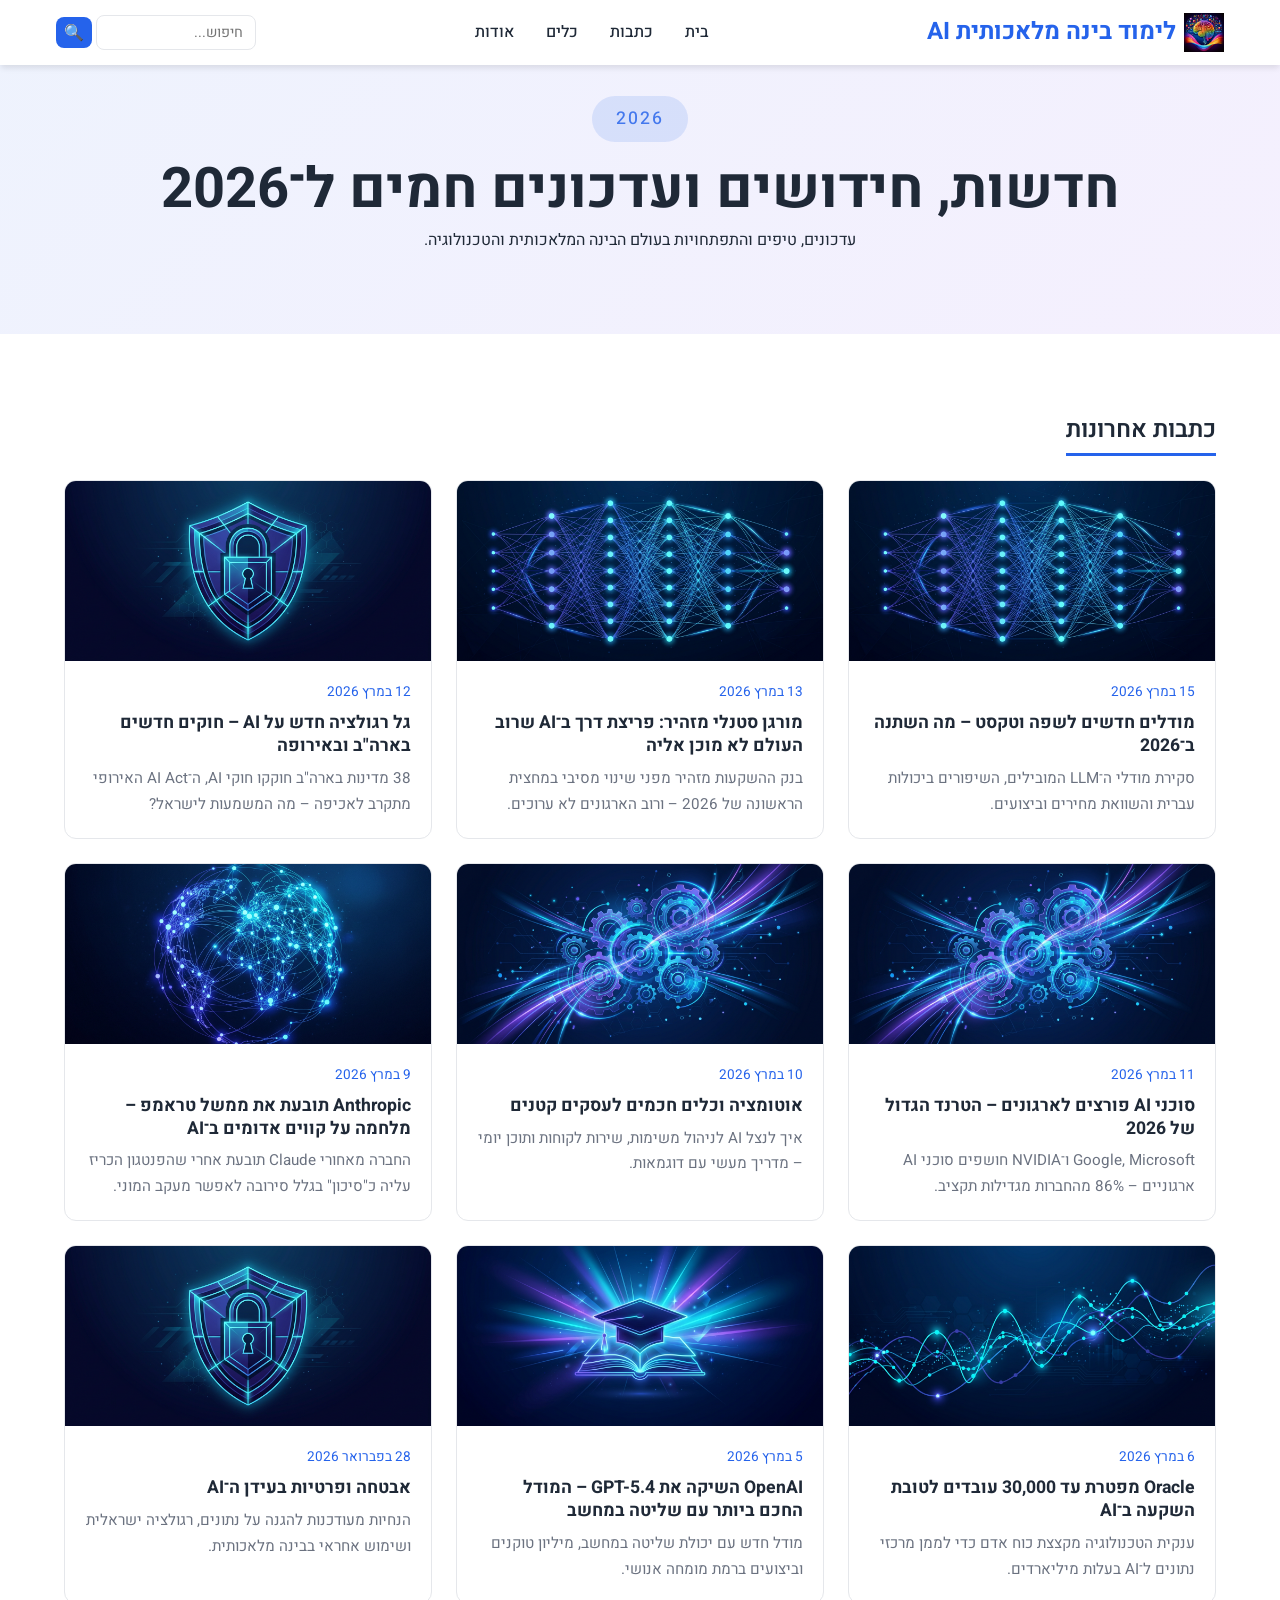
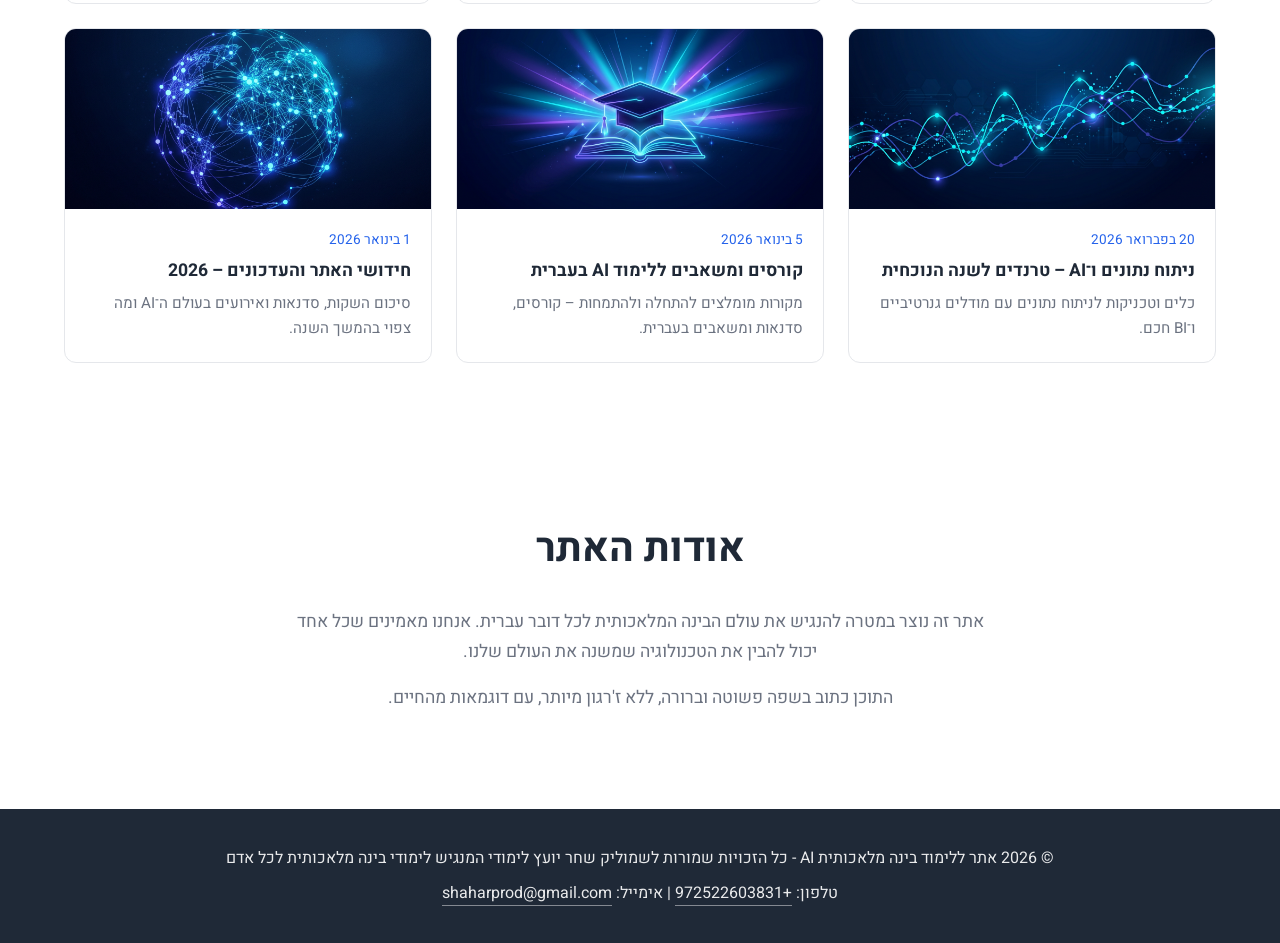
<file: index.html>
<!DOCTYPE html>
<html lang="he" dir="rtl">
<head>
  <meta charset="UTF-8">
  <meta name="viewport" content="width=device-width, initial-scale=1">
  <title>חדשות, חידושים ועדכונים חמים ל־2026 | אתר ללימוד בינה מלאכותית AI</title>
  <link rel="icon" type="image/png" href="images/logo.png">
  <link rel="stylesheet" href="style.css">
  <link href="https://fonts.googleapis.com/css2?family=Heebo:wght@300;400;500;600;700&display=swap" rel="stylesheet">
</head>
<body>
  <!-- Header - ברנדינג מ־AI-learning -->
  <header class="header">
    <nav class="nav">
      <div class="logo">
        <a href="index.html">
          <img src="images/logo.png" alt="לוגו" class="logo-icon">
          <span class="logo-text">לימוד בינה מלאכותית AI</span>
        </a>
      </div>
      <ul class="nav-links">
        <li><a href="index.html#home">בית</a></li>
        <li><a href="index.html#articles">כתבות</a></li>
        <li><a href="https://shaharprod.github.io/AI-learning/pages/ai-tools.html" target="_blank" rel="noopener">כלים</a></li>
        <li><a href="index.html#about">אודות</a></li>
      </ul>
      <form class="nav-search" action="https://shaharprod.github.io/AI-learning/search.html" method="get" role="search">
        <input type="search" name="q" placeholder="חיפוש..." aria-label="חיפוש באתר" />
        <button type="submit" aria-label="חפש">🔍</button>
      </form>
      <button type="button" class="mobile-menu-btn" aria-label="תפריט">
        <span></span>
        <span></span>
        <span></span>
      </button>
    </nav>
  </header>

  <main>
    <!-- Hero חדשות -->
    <section id="home" class="hero-news">
      <div class="container">
        <p class="hero-tagline">2026</p>
        <h1>חדשות, חידושים ועדכונים חמים ל־2026</h1>
        <p>עדכונים, טיפים והתפתחויות בעולם הבינה המלאכותית והטכנולוגיה.</p>
      </div>
    </section>

    <!-- כתבות אחרונות -->
    <section id="articles" class="section">
      <div class="container">
        <h2 class="section-title">כתבות אחרונות</h2>
        <div class="articles-grid">
          <article class="article-card">
            <a href="article-llm-2026.html">
              <div class="card-img"><img src="card-llm.png" alt=""></div>
              <div class="card-body">
                <div class="card-date">15 במרץ 2026</div>
                <h3>מודלים חדשים לשפה וטקסט – מה השתנה ב־2026</h3>
                <p>סקירת מודלי ה־LLM המובילים, השיפורים ביכולות עברית והשוואת מחירים וביצועים.</p>
              </div>
            </a>
          </article>
          <article class="article-card">
            <a href="article-morgan-stanley-ai.html">
              <div class="card-img"><img src="card-llm.png" alt=""></div>
              <div class="card-body">
                <div class="card-date">13 במרץ 2026</div>
                <h3>מורגן סטנלי מזהיר: פריצת דרך ב־AI שרוב העולם לא מוכן אליה</h3>
                <p>בנק ההשקעות מזהיר מפני שינוי מסיבי במחצית הראשונה של 2026 – ורוב הארגונים לא ערוכים.</p>
              </div>
            </a>
          </article>
          <article class="article-card">
            <a href="article-ai-regulation-2026.html">
              <div class="card-img"><img src="card-security.png" alt=""></div>
              <div class="card-body">
                <div class="card-date">12 במרץ 2026</div>
                <h3>גל רגולציה חדש על AI – חוקים חדשים בארה"ב ובאירופה</h3>
                <p>38 מדינות בארה"ב חוקקו חוקי AI, ה־AI Act האירופי מתקרב לאכיפה – מה המשמעות לישראל?</p>
              </div>
            </a>
          </article>
          <article class="article-card">
            <a href="article-ai-agents-enterprise.html">
              <div class="card-img"><img src="card-automation.png" alt=""></div>
              <div class="card-body">
                <div class="card-date">11 במרץ 2026</div>
                <h3>סוכני AI פורצים לארגונים – הטרנד הגדול של 2026</h3>
                <p>Google, Microsoft ו־NVIDIA חושפים סוכני AI ארגוניים – 86% מהחברות מגדילות תקציב.</p>
              </div>
            </a>
          </article>
          <article class="article-card">
            <a href="article-automation-smb.html">
              <div class="card-img"><img src="card-automation.png" alt=""></div>
              <div class="card-body">
                <div class="card-date">10 במרץ 2026</div>
                <h3>אוטומציה וכלים חכמים לעסקים קטנים</h3>
                <p>איך לנצל AI לניהול משימות, שירות לקוחות ותוכן יומי – מדריך מעשי עם דוגמאות.</p>
              </div>
            </a>
          </article>
          <article class="article-card">
            <a href="article-anthropic-lawsuit.html">
              <div class="card-img"><img src="card-community.png" alt=""></div>
              <div class="card-body">
                <div class="card-date">9 במרץ 2026</div>
                <h3>Anthropic תובעת את ממשל טראמפ – מלחמה על קווים אדומים ב־AI</h3>
                <p>החברה מאחורי Claude תובעת אחרי שהפנטגון הכריז עליה כ"סיכון" בגלל סירובה לאפשר מעקב המוני.</p>
              </div>
            </a>
          </article>
          <article class="article-card">
            <a href="article-oracle-layoffs-ai.html">
              <div class="card-img"><img src="card-data.png" alt=""></div>
              <div class="card-body">
                <div class="card-date">6 במרץ 2026</div>
                <h3>Oracle מפטרת עד 30,000 עובדים לטובת השקעה ב־AI</h3>
                <p>ענקית הטכנולוגיה מקצצת כוח אדם כדי לממן מרכזי נתונים ל־AI בעלות מיליארדים.</p>
              </div>
            </a>
          </article>
          <article class="article-card">
            <a href="article-gpt54-release.html">
              <div class="card-img"><img src="card-courses.png" alt=""></div>
              <div class="card-body">
                <div class="card-date">5 במרץ 2026</div>
                <h3>OpenAI השיקה את GPT-5.4 – המודל החכם ביותר עם שליטה במחשב</h3>
                <p>מודל חדש עם יכולת שליטה במחשב, מיליון טוקנים וביצועים ברמת מומחה אנושי.</p>
              </div>
            </a>
          </article>
          <article class="article-card">
            <a href="article-security-ai.html">
              <div class="card-img"><img src="card-security.png" alt=""></div>
              <div class="card-body">
                <div class="card-date">28 בפברואר 2026</div>
                <h3>אבטחה ופרטיות בעידן ה־AI</h3>
                <p>הנחיות מעודכנות להגנה על נתונים, רגולציה ישראלית ושימוש אחראי בבינה מלאכותית.</p>
              </div>
            </a>
          </article>
          <article class="article-card">
            <a href="article-data-ai.html">
              <div class="card-img"><img src="card-data.png" alt=""></div>
              <div class="card-body">
                <div class="card-date">20 בפברואר 2026</div>
                <h3>ניתוח נתונים ו־AI – טרנדים לשנה הנוכחית</h3>
                <p>כלים וטכניקות לניתוח נתונים עם מודלים גנרטיביים ו־BI חכם.</p>
              </div>
            </a>
          </article>
          <article class="article-card">
            <a href="article-courses-hebrew.html">
              <div class="card-img"><img src="card-courses.png" alt=""></div>
              <div class="card-body">
                <div class="card-date">5 בינואר 2026</div>
                <h3>קורסים ומשאבים ללימוד AI בעברית</h3>
                <p>מקורות מומלצים להתחלה ולהתמחות – קורסים, סדנאות ומשאבים בעברית.</p>
              </div>
            </a>
          </article>
          <article class="article-card">
            <a href="article-updates-2026.html">
              <div class="card-img"><img src="card-community.png" alt=""></div>
              <div class="card-body">
                <div class="card-date">1 בינואר 2026</div>
                <h3>חידושי האתר והעדכונים – 2026</h3>
                <p>סיכום השקות, סדנאות ואירועים בעולם ה־AI ומה צפוי בהמשך השנה.</p>
              </div>
            </a>
          </article>
        </div>
      </div>
    </section>

    <!-- אודות - מ־AI-learning -->
    <section id="about" class="section about">
      <div class="container">
        <h2 id="אודות-האתר">אודות האתר</h2>
        <p>
          אתר זה נוצר במטרה להנגיש את עולם הבינה המלאכותית לכל דובר עברית.
          אנחנו מאמינים שכל אחד יכול להבין את הטכנולוגיה שמשנה את העולם שלנו.
        </p>
        <p>
          התוכן כתוב בשפה פשוטה וברורה, ללא ז'רגון מיותר, עם דוגמאות מהחיים.
        </p>
      </div>
    </section>

    <!-- Footer - זכויות ויצירת קשר מ־AI-learning -->
    <footer class="footer">
      <div class="container">
        <p>© 2026 אתר ללימוד בינה מלאכותית AI - כל הזכויות שמורות לשמוליק שחר יועץ לימודי המנגיש לימודי בינה מלאכותית לכל אדם</p>
        <p class="footer-contact">טלפון: <a href="tel:+972522603831">+972522603831</a> | אימייל: <a href="mailto:shaharprod@gmail.com">shaharprod@gmail.com</a></p>
      </div>
    </footer>
  </main>

  <script src="script.js"></script>
</body>
</html>
</file>
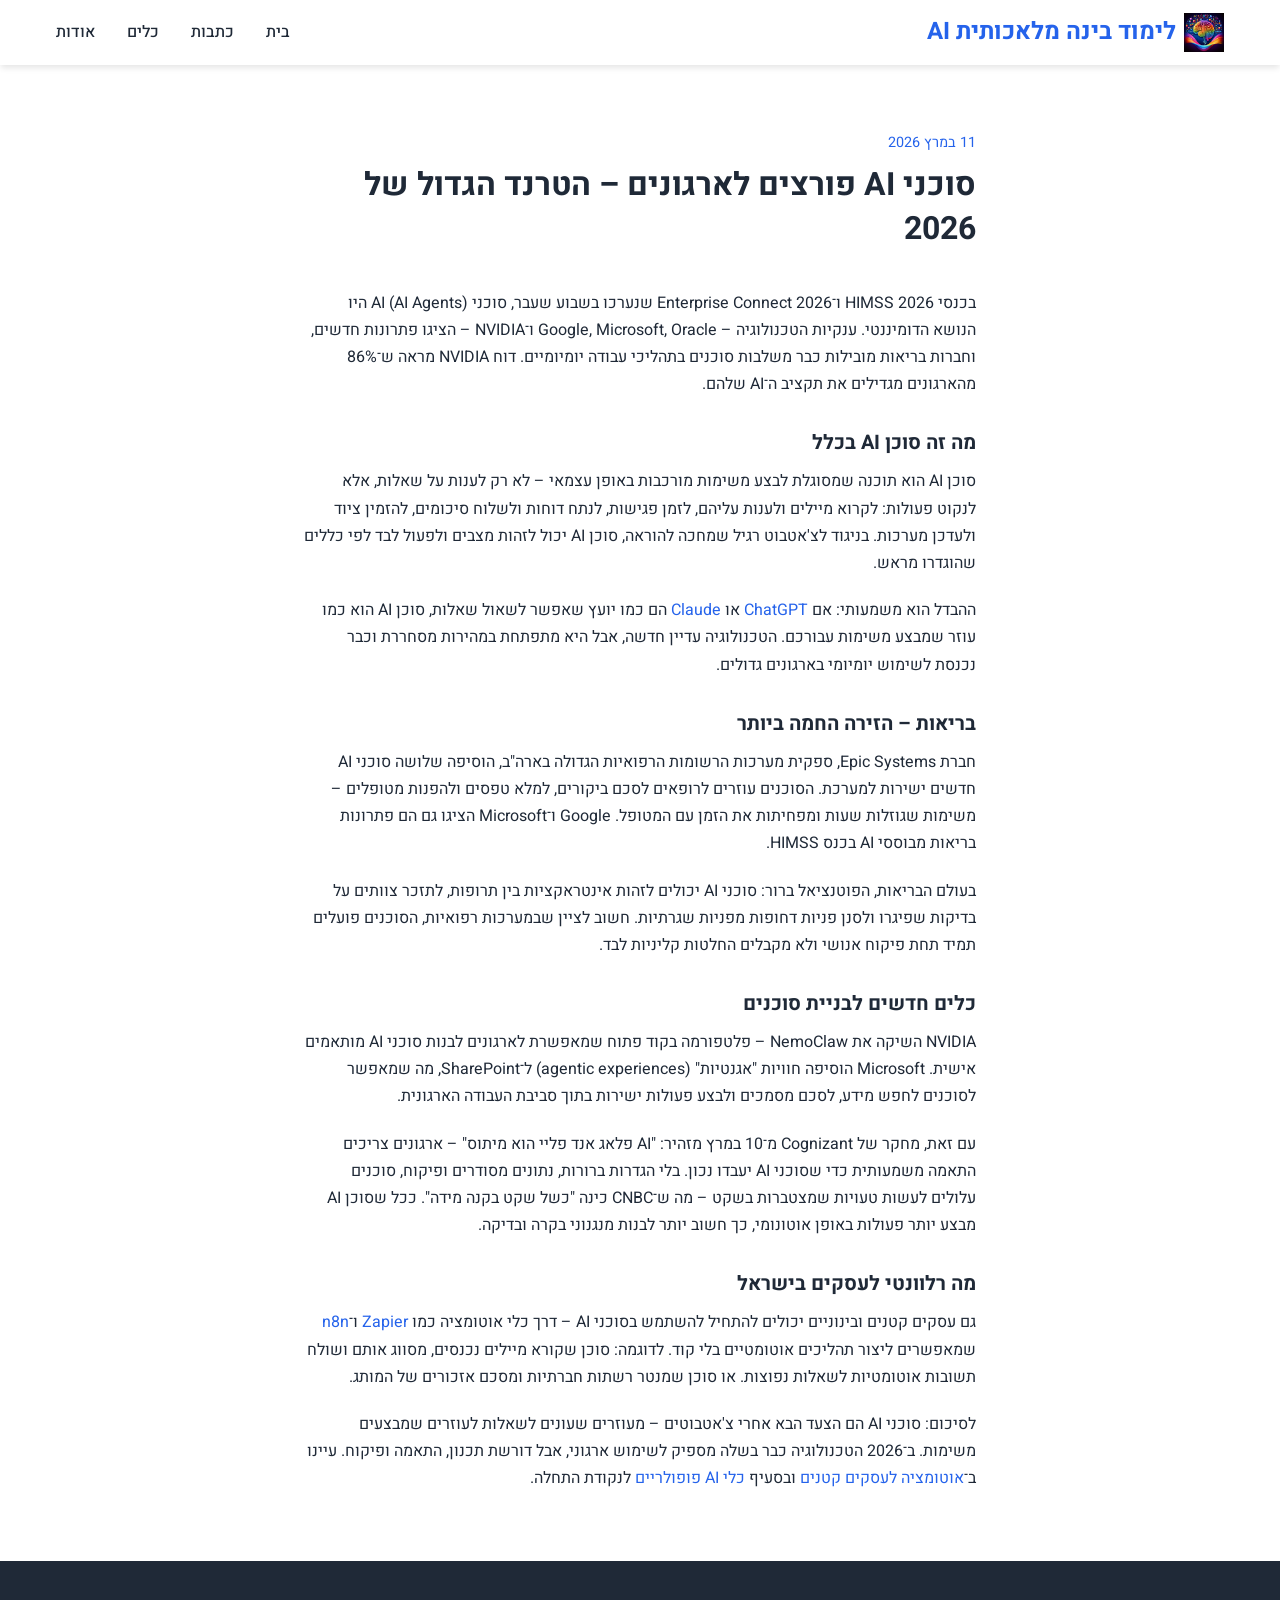
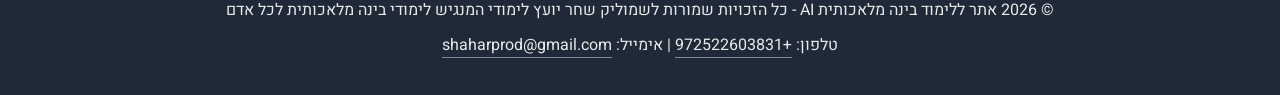
<file: article-ai-agents-enterprise.html>
<!DOCTYPE html>
<html lang="he" dir="rtl">
<head>
  <meta charset="UTF-8">
  <meta name="viewport" content="width=device-width, initial-scale=1">
  <title>סוכני AI פורצים לארגונים – הטרנד הגדול של 2026 | אתר ללימוד בינה מלאכותית AI</title>
  <link rel="icon" type="image/png" href="images/logo.png">
  <link rel="stylesheet" href="style.css">
  <link href="https://fonts.googleapis.com/css2?family=Heebo:wght@300;400;500;600;700&display=swap" rel="stylesheet">
</head>
<body>
  <header class="header">
    <nav class="nav">
      <div class="logo">
        <a href="index.html">
          <img src="images/logo.png" alt="לוגו" class="logo-icon">
          <span class="logo-text">לימוד בינה מלאכותית AI</span>
        </a>
      </div>
      <ul class="nav-links">
        <li><a href="index.html#home">בית</a></li>
        <li><a href="index.html#articles">כתבות</a></li>
        <li><a href="https://shaharprod.github.io/AI-learning/pages/ai-tools.html" target="_blank" rel="noopener">כלים</a></li>
        <li><a href="index.html#about">אודות</a></li>
      </ul>
      <button type="button" class="mobile-menu-btn" aria-label="תפריט"><span></span><span></span><span></span></button>
    </nav>
  </header>
  <main class="article-page">
    <div class="container">
    <a href="index.html#articles" class="back-link">← חזרה לכתבות</a>
    <article>
      <header class="article-header">
        <div class="article-date">11 במרץ 2026</div>
        <h1>סוכני AI פורצים לארגונים – הטרנד הגדול של 2026</h1>
      </header>
      <div class="prose">
        <p>בכנסי HIMSS 2026 ו־Enterprise Connect 2026 שנערכו בשבוע שעבר, סוכני AI (AI Agents) היו הנושא הדומיננטי. ענקיות הטכנולוגיה – Google, Microsoft, Oracle ו־NVIDIA – הציגו פתרונות חדשים, וחברות בריאות מובילות כבר משלבות סוכנים בתהליכי עבודה יומיומיים. דוח NVIDIA מראה ש־86% מהארגונים מגדילים את תקציב ה־AI שלהם.</p>
        <h2>מה זה סוכן AI בכלל</h2>
        <p>סוכן AI הוא תוכנה שמסוגלת לבצע משימות מורכבות באופן עצמאי – לא רק לענות על שאלות, אלא לנקוט פעולות: לקרוא מיילים ולענות עליהם, לזמן פגישות, לנתח דוחות ולשלוח סיכומים, להזמין ציוד ולעדכן מערכות. בניגוד לצ'אטבוט רגיל שמחכה להוראה, סוכן AI יכול לזהות מצבים ולפעול לבד לפי כללים שהוגדרו מראש.</p>
        <p>ההבדל הוא משמעותי: אם <a href="https://chat.openai.com" target="_blank" rel="noopener">ChatGPT</a> או <a href="https://claude.ai" target="_blank" rel="noopener">Claude</a> הם כמו יועץ שאפשר לשאול שאלות, סוכן AI הוא כמו עוזר שמבצע משימות עבורכם. הטכנולוגיה עדיין חדשה, אבל היא מתפתחת במהירות מסחררת וכבר נכנסת לשימוש יומיומי בארגונים גדולים.</p>
        <h2>בריאות – הזירה החמה ביותר</h2>
        <p>חברת Epic Systems, ספקית מערכות הרשומות הרפואיות הגדולה בארה"ב, הוסיפה שלושה סוכני AI חדשים ישירות למערכת. הסוכנים עוזרים לרופאים לסכם ביקורים, למלא טפסים ולהפנות מטופלים – משימות שגוזלות שעות ומפחיתות את הזמן עם המטופל. Google ו־Microsoft הציגו גם הם פתרונות בריאות מבוססי AI בכנס HIMSS.</p>
        <p>בעולם הבריאות, הפוטנציאל ברור: סוכני AI יכולים לזהות אינטראקציות בין תרופות, לתזכר צוותים על בדיקות שפיגרו ולסנן פניות דחופות מפניות שגרתיות. חשוב לציין שבמערכות רפואיות, הסוכנים פועלים תמיד תחת פיקוח אנושי ולא מקבלים החלטות קליניות לבד.</p>
        <h2>כלים חדשים לבניית סוכנים</h2>
        <p>NVIDIA השיקה את NemoClaw – פלטפורמה בקוד פתוח שמאפשרת לארגונים לבנות סוכני AI מותאמים אישית. Microsoft הוסיפה חוויות "אגנטיות" (agentic experiences) ל־SharePoint, מה שמאפשר לסוכנים לחפש מידע, לסכם מסמכים ולבצע פעולות ישירות בתוך סביבת העבודה הארגונית.</p>
        <p>עם זאת, מחקר של Cognizant מ־10 במרץ מזהיר: "AI פלאג אנד פליי הוא מיתוס" – ארגונים צריכים התאמה משמעותית כדי שסוכני AI יעבדו נכון. בלי הגדרות ברורות, נתונים מסודרים ופיקוח, סוכנים עלולים לעשות טעויות שמצטברות בשקט – מה ש־CNBC כינה "כשל שקט בקנה מידה". ככל שסוכן AI מבצע יותר פעולות באופן אוטונומי, כך חשוב יותר לבנות מנגנוני בקרה ובדיקה.</p>
        <h2>מה רלוונטי לעסקים בישראל</h2>
        <p>גם עסקים קטנים ובינוניים יכולים להתחיל להשתמש בסוכני AI – דרך כלי אוטומציה כמו <a href="https://zapier.com" target="_blank" rel="noopener">Zapier</a> ו־<a href="https://n8n.io" target="_blank" rel="noopener">n8n</a> שמאפשרים ליצור תהליכים אוטומטיים בלי קוד. לדוגמה: סוכן שקורא מיילים נכנסים, מסווג אותם ושולח תשובות אוטומטיות לשאלות נפוצות. או סוכן שמנטר רשתות חברתיות ומסכם אזכורים של המותג.</p>
        <p>לסיכום: סוכני AI הם הצעד הבא אחרי צ'אטבוטים – מעוזרים שעונים לשאלות לעוזרים שמבצעים משימות. ב־2026 הטכנולוגיה כבר בשלה מספיק לשימוש ארגוני, אבל דורשת תכנון, התאמה ופיקוח. עיינו ב־<a href="article-automation-smb.html">אוטומציה לעסקים קטנים</a> ובסעיף <a href="https://shaharprod.github.io/AI-learning/pages/ai-tools.html" target="_blank" rel="noopener">כלי AI פופולריים</a> לנקודת התחלה.</p>
      </div>
    </article>
    </div>
  </main>
  <footer class="footer">
    <div class="container">
      <p>© 2026 אתר ללימוד בינה מלאכותית AI - כל הזכויות שמורות לשמוליק שחר יועץ לימודי המנגיש לימודי בינה מלאכותית לכל אדם</p>
      <p class="footer-contact">טלפון: <a href="tel:+972522603831">+972522603831</a> | אימייל: <a href="mailto:shaharprod@gmail.com">shaharprod@gmail.com</a></p>
    </div>
  </footer>
  <script src="script.js"></script>
</body>
</html>
</file>
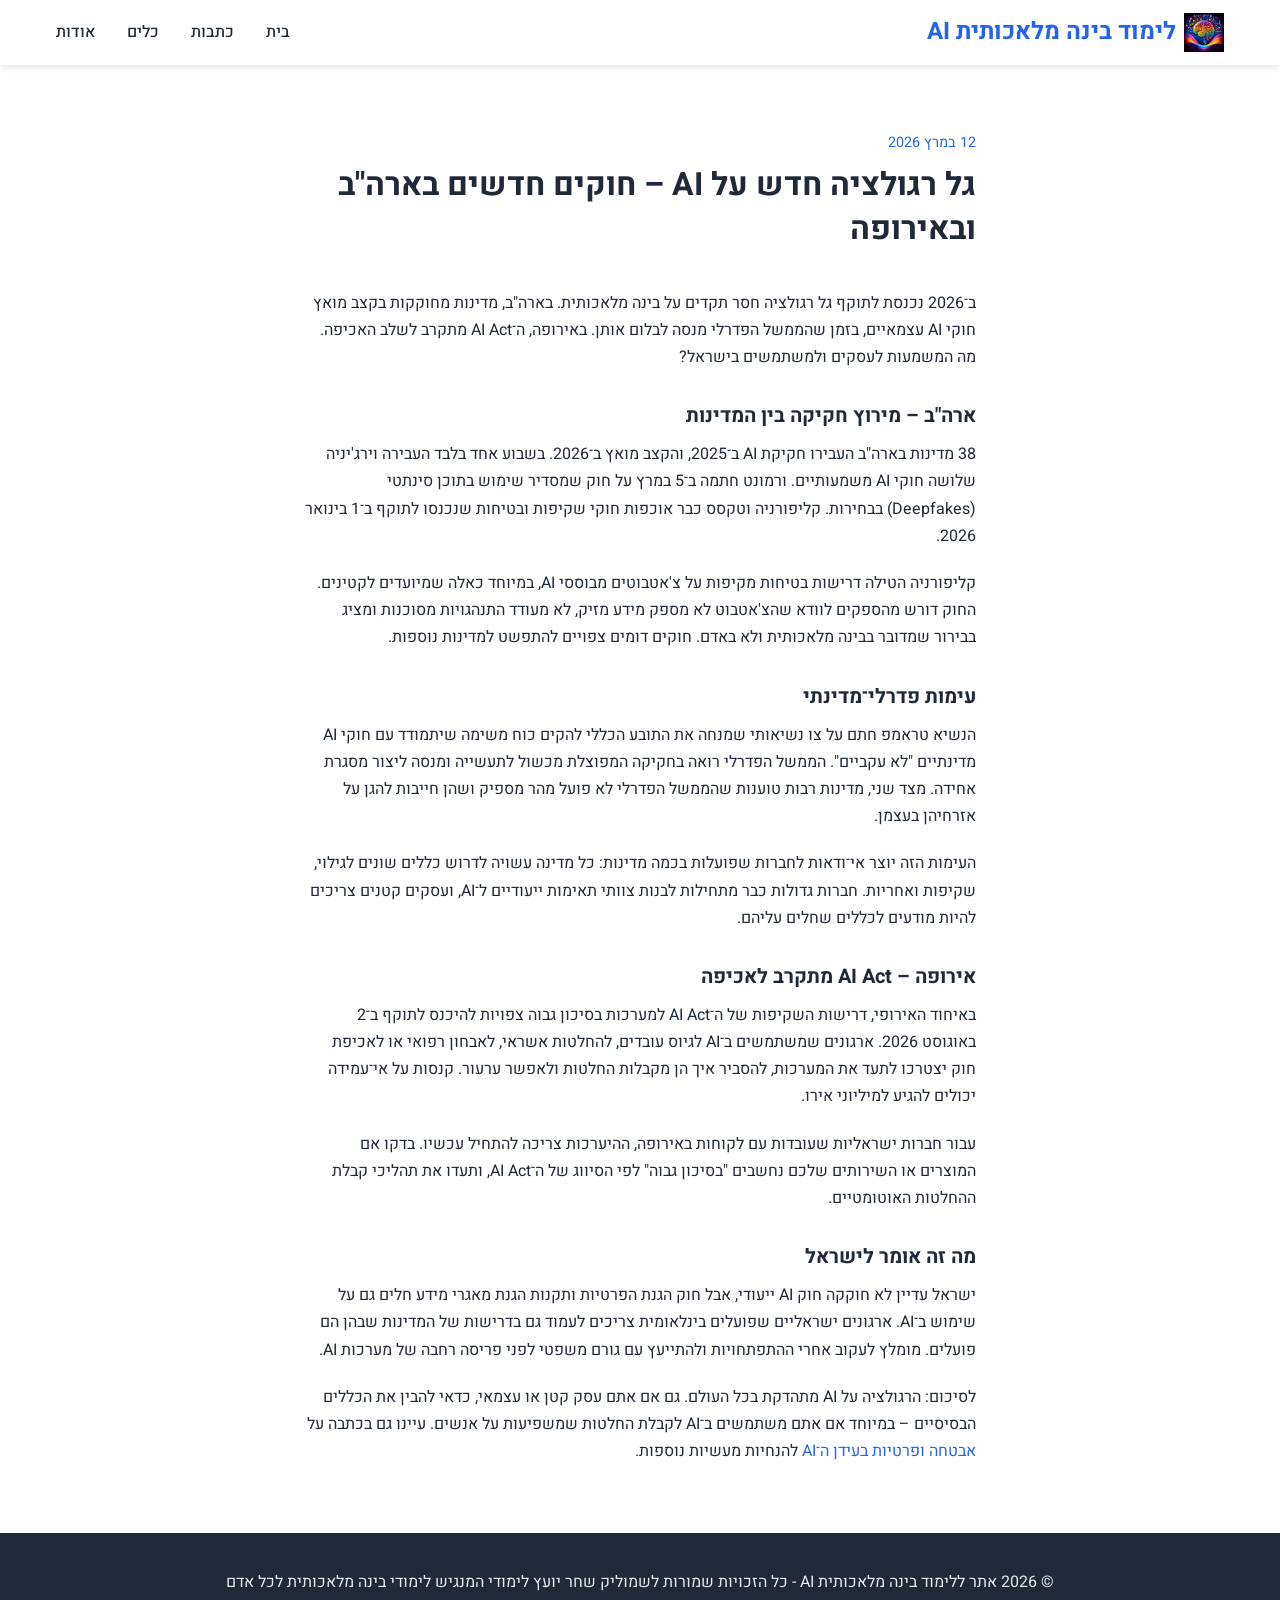
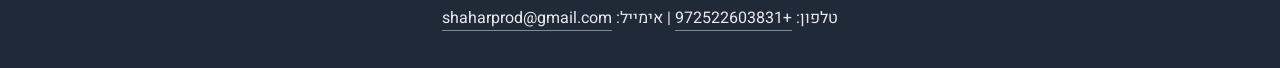
<file: article-ai-regulation-2026.html>
<!DOCTYPE html>
<html lang="he" dir="rtl">
<head>
  <meta charset="UTF-8">
  <meta name="viewport" content="width=device-width, initial-scale=1">
  <title>גל רגולציה חדש על AI – חוקים חדשים בארה"ב ובאירופה | אתר ללימוד בינה מלאכותית AI</title>
  <link rel="icon" type="image/png" href="images/logo.png">
  <link rel="stylesheet" href="style.css">
  <link href="https://fonts.googleapis.com/css2?family=Heebo:wght@300;400;500;600;700&display=swap" rel="stylesheet">
</head>
<body>
  <header class="header">
    <nav class="nav">
      <div class="logo">
        <a href="index.html">
          <img src="images/logo.png" alt="לוגו" class="logo-icon">
          <span class="logo-text">לימוד בינה מלאכותית AI</span>
        </a>
      </div>
      <ul class="nav-links">
        <li><a href="index.html#home">בית</a></li>
        <li><a href="index.html#articles">כתבות</a></li>
        <li><a href="https://shaharprod.github.io/AI-learning/pages/ai-tools.html" target="_blank" rel="noopener">כלים</a></li>
        <li><a href="index.html#about">אודות</a></li>
      </ul>
      <button type="button" class="mobile-menu-btn" aria-label="תפריט"><span></span><span></span><span></span></button>
    </nav>
  </header>
  <main class="article-page">
    <div class="container">
    <a href="index.html#articles" class="back-link">← חזרה לכתבות</a>
    <article>
      <header class="article-header">
        <div class="article-date">12 במרץ 2026</div>
        <h1>גל רגולציה חדש על AI – חוקים חדשים בארה"ב ובאירופה</h1>
      </header>
      <div class="prose">
        <p>ב־2026 נכנסת לתוקף גל רגולציה חסר תקדים על בינה מלאכותית. בארה"ב, מדינות מחוקקות בקצב מואץ חוקי AI עצמאיים, בזמן שהממשל הפדרלי מנסה לבלום אותן. באירופה, ה־AI Act מתקרב לשלב האכיפה. מה המשמעות לעסקים ולמשתמשים בישראל?</p>
        <h2>ארה"ב – מירוץ חקיקה בין המדינות</h2>
        <p>38 מדינות בארה"ב העבירו חקיקת AI ב־2025, והקצב מואץ ב־2026. בשבוע אחד בלבד העבירה וירג'יניה שלושה חוקי AI משמעותיים. ורמונט חתמה ב־5 במרץ על חוק שמסדיר שימוש בתוכן סינתטי (Deepfakes) בבחירות. קליפורניה וטקסס כבר אוכפות חוקי שקיפות ובטיחות שנכנסו לתוקף ב־1 בינואר 2026.</p>
        <p>קליפורניה הטילה דרישות בטיחות מקיפות על צ'אטבוטים מבוססי AI, במיוחד כאלה שמיועדים לקטינים. החוק דורש מהספקים לוודא שהצ'אטבוט לא מספק מידע מזיק, לא מעודד התנהגויות מסוכנות ומציג בבירור שמדובר בבינה מלאכותית ולא באדם. חוקים דומים צפויים להתפשט למדינות נוספות.</p>
        <h2>עימות פדרלי־מדינתי</h2>
        <p>הנשיא טראמפ חתם על צו נשיאותי שמנחה את התובע הכללי להקים כוח משימה שיתמודד עם חוקי AI מדינתיים "לא עקביים". הממשל הפדרלי רואה בחקיקה המפוצלת מכשול לתעשייה ומנסה ליצור מסגרת אחידה. מצד שני, מדינות רבות טוענות שהממשל הפדרלי לא פועל מהר מספיק ושהן חייבות להגן על אזרחיהן בעצמן.</p>
        <p>העימות הזה יוצר אי־ודאות לחברות שפועלות בכמה מדינות: כל מדינה עשויה לדרוש כללים שונים לגילוי, שקיפות ואחריות. חברות גדולות כבר מתחילות לבנות צוותי תאימות ייעודיים ל־AI, ועסקים קטנים צריכים להיות מודעים לכללים שחלים עליהם.</p>
        <h2>אירופה – AI Act מתקרב לאכיפה</h2>
        <p>באיחוד האירופי, דרישות השקיפות של ה־AI Act למערכות בסיכון גבוה צפויות להיכנס לתוקף ב־2 באוגוסט 2026. ארגונים שמשתמשים ב־AI לגיוס עובדים, להחלטות אשראי, לאבחון רפואי או לאכיפת חוק יצטרכו לתעד את המערכות, להסביר איך הן מקבלות החלטות ולאפשר ערעור. קנסות על אי־עמידה יכולים להגיע למיליוני אירו.</p>
        <p>עבור חברות ישראליות שעובדות עם לקוחות באירופה, ההיערכות צריכה להתחיל עכשיו. בדקו אם המוצרים או השירותים שלכם נחשבים "בסיכון גבוה" לפי הסיווג של ה־AI Act, ותעדו את תהליכי קבלת ההחלטות האוטומטיים.</p>
        <h2>מה זה אומר לישראל</h2>
        <p>ישראל עדיין לא חוקקה חוק AI ייעודי, אבל חוק הגנת הפרטיות ותקנות הגנת מאגרי מידע חלים גם על שימוש ב־AI. ארגונים ישראליים שפועלים בינלאומית צריכים לעמוד גם בדרישות של המדינות שבהן הם פועלים. מומלץ לעקוב אחרי ההתפתחויות ולהתייעץ עם גורם משפטי לפני פריסה רחבה של מערכות AI.</p>
        <p>לסיכום: הרגולציה על AI מתהדקת בכל העולם. גם אם אתם עסק קטן או עצמאי, כדאי להבין את הכללים הבסיסיים – במיוחד אם אתם משתמשים ב־AI לקבלת החלטות שמשפיעות על אנשים. עיינו גם בכתבה על <a href="article-security-ai.html">אבטחה ופרטיות בעידן ה־AI</a> להנחיות מעשיות נוספות.</p>
      </div>
    </article>
    </div>
  </main>
  <footer class="footer">
    <div class="container">
      <p>© 2026 אתר ללימוד בינה מלאכותית AI - כל הזכויות שמורות לשמוליק שחר יועץ לימודי המנגיש לימודי בינה מלאכותית לכל אדם</p>
      <p class="footer-contact">טלפון: <a href="tel:+972522603831">+972522603831</a> | אימייל: <a href="mailto:shaharprod@gmail.com">shaharprod@gmail.com</a></p>
    </div>
  </footer>
  <script src="script.js"></script>
</body>
</html>
</file>
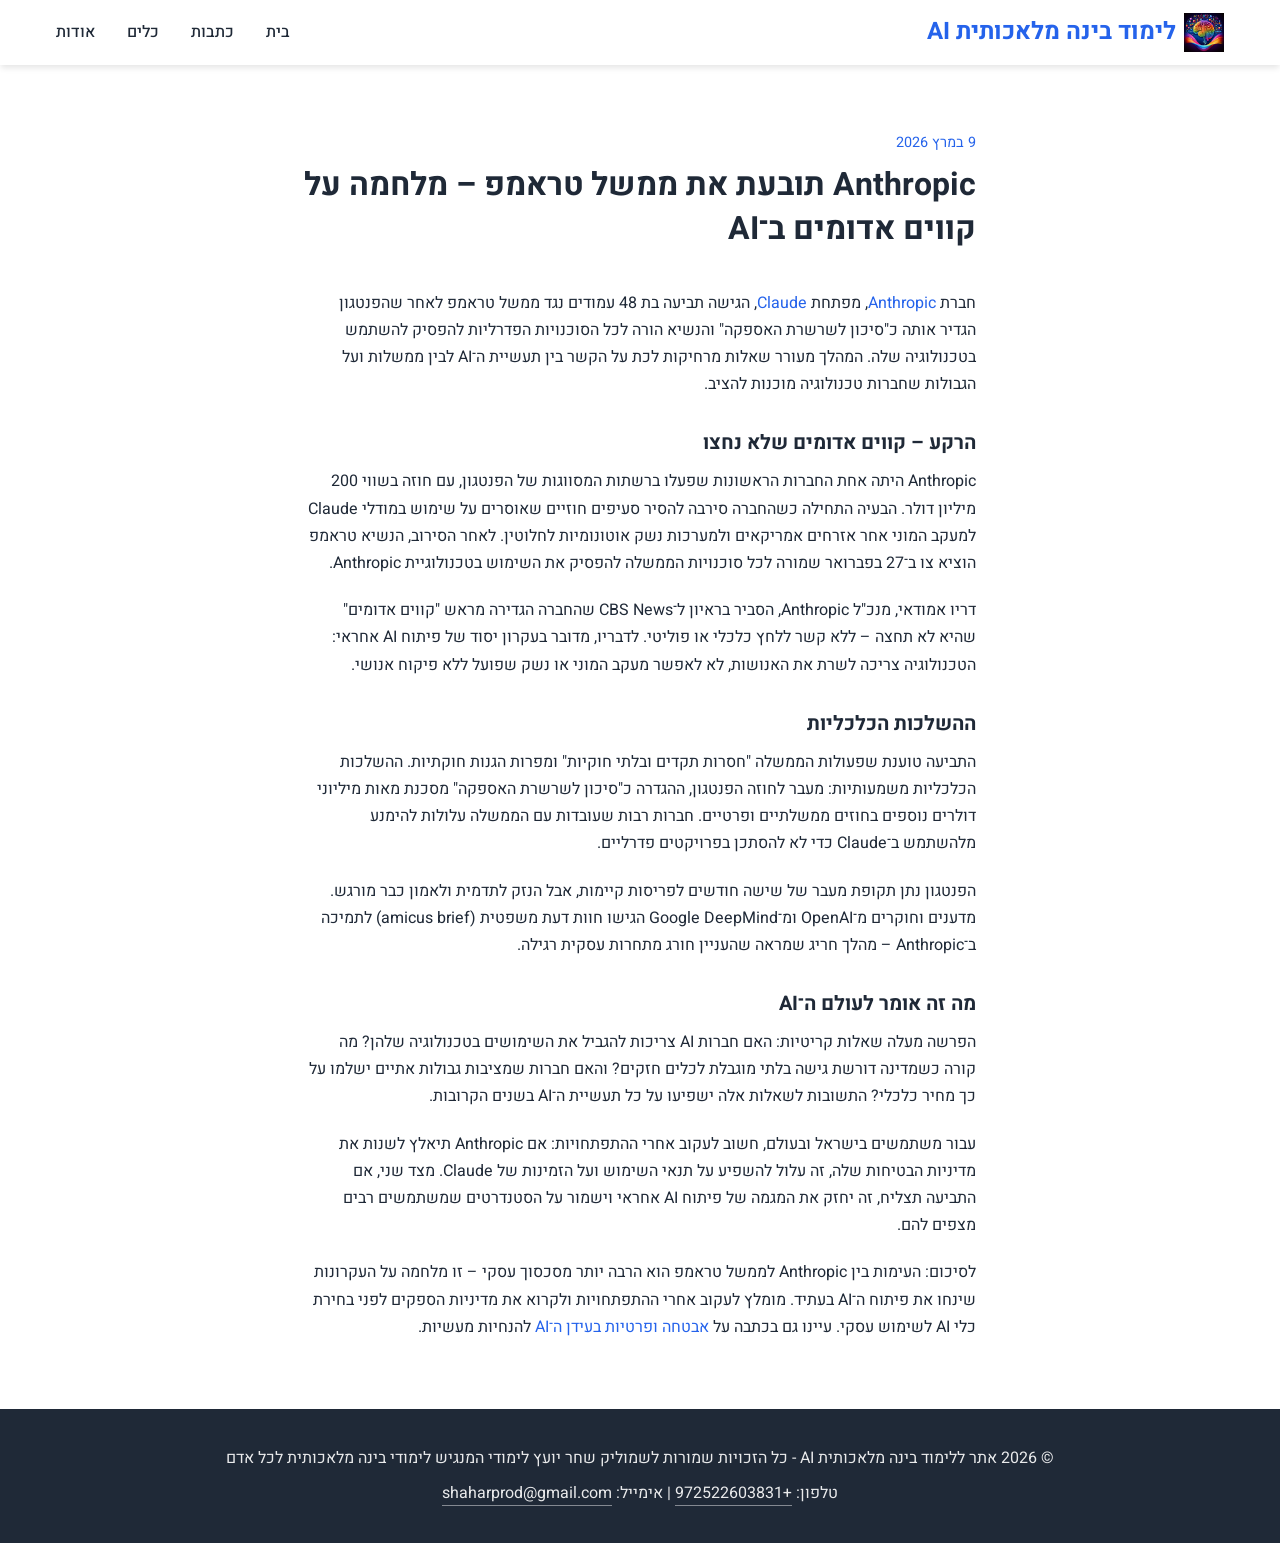
<file: article-anthropic-lawsuit.html>
<!DOCTYPE html>
<html lang="he" dir="rtl">
<head>
  <meta charset="UTF-8">
  <meta name="viewport" content="width=device-width, initial-scale=1">
  <title>Anthropic תובעת את ממשל טראמפ – מלחמה על קווים אדומים ב־AI | אתר ללימוד בינה מלאכותית AI</title>
  <link rel="icon" type="image/png" href="images/logo.png">
  <link rel="stylesheet" href="style.css">
  <link href="https://fonts.googleapis.com/css2?family=Heebo:wght@300;400;500;600;700&display=swap" rel="stylesheet">
</head>
<body>
  <header class="header">
    <nav class="nav">
      <div class="logo">
        <a href="index.html">
          <img src="images/logo.png" alt="לוגו" class="logo-icon">
          <span class="logo-text">לימוד בינה מלאכותית AI</span>
        </a>
      </div>
      <ul class="nav-links">
        <li><a href="index.html#home">בית</a></li>
        <li><a href="index.html#articles">כתבות</a></li>
        <li><a href="https://shaharprod.github.io/AI-learning/pages/ai-tools.html" target="_blank" rel="noopener">כלים</a></li>
        <li><a href="index.html#about">אודות</a></li>
      </ul>
      <button type="button" class="mobile-menu-btn" aria-label="תפריט"><span></span><span></span><span></span></button>
    </nav>
  </header>
  <main class="article-page">
    <div class="container">
    <a href="index.html#articles" class="back-link">← חזרה לכתבות</a>
    <article>
      <header class="article-header">
        <div class="article-date">9 במרץ 2026</div>
        <h1>Anthropic תובעת את ממשל טראמפ – מלחמה על קווים אדומים ב־AI</h1>
      </header>
      <div class="prose">
        <p>חברת <a href="https://www.anthropic.com" target="_blank" rel="noopener">Anthropic</a>, מפתחת <a href="https://claude.ai" target="_blank" rel="noopener">Claude</a>, הגישה תביעה בת 48 עמודים נגד ממשל טראמפ לאחר שהפנטגון הגדיר אותה כ"סיכון לשרשרת האספקה" והנשיא הורה לכל הסוכנויות הפדרליות להפסיק להשתמש בטכנולוגיה שלה. המהלך מעורר שאלות מרחיקות לכת על הקשר בין תעשיית ה־AI לבין ממשלות ועל הגבולות שחברות טכנולוגיה מוכנות להציב.</p>
        <h2>הרקע – קווים אדומים שלא נחצו</h2>
        <p>Anthropic היתה אחת החברות הראשונות שפעלו ברשתות המסווגות של הפנטגון, עם חוזה בשווי 200 מיליון דולר. הבעיה התחילה כשהחברה סירבה להסיר סעיפים חוזיים שאוסרים על שימוש במודלי Claude למעקב המוני אחר אזרחים אמריקאים ולמערכות נשק אוטונומיות לחלוטין. לאחר הסירוב, הנשיא טראמפ הוציא צו ב־27 בפברואר שמורה לכל סוכנויות הממשלה להפסיק את השימוש בטכנולוגיית Anthropic.</p>
        <p>דריו אמודאי, מנכ"ל Anthropic, הסביר בראיון ל־CBS News שהחברה הגדירה מראש "קווים אדומים" שהיא לא תחצה – ללא קשר ללחץ כלכלי או פוליטי. לדבריו, מדובר בעקרון יסוד של פיתוח AI אחראי: הטכנולוגיה צריכה לשרת את האנושות, לא לאפשר מעקב המוני או נשק שפועל ללא פיקוח אנושי.</p>
        <h2>ההשלכות הכלכליות</h2>
        <p>התביעה טוענת שפעולות הממשלה "חסרות תקדים ובלתי חוקיות" ומפרות הגנות חוקתיות. ההשלכות הכלכליות משמעותיות: מעבר לחוזה הפנטגון, ההגדרה כ"סיכון לשרשרת האספקה" מסכנת מאות מיליוני דולרים נוספים בחוזים ממשלתיים ופרטיים. חברות רבות שעובדות עם הממשלה עלולות להימנע מלהשתמש ב־Claude כדי לא להסתכן בפרויקטים פדרליים.</p>
        <p>הפנטגון נתן תקופת מעבר של שישה חודשים לפריסות קיימות, אבל הנזק לתדמית ולאמון כבר מורגש. מדענים וחוקרים מ־OpenAI ומ־Google DeepMind הגישו חוות דעת משפטית (amicus brief) לתמיכה ב־Anthropic – מהלך חריג שמראה שהעניין חורג מתחרות עסקית רגילה.</p>
        <h2>מה זה אומר לעולם ה־AI</h2>
        <p>הפרשה מעלה שאלות קריטיות: האם חברות AI צריכות להגביל את השימושים בטכנולוגיה שלהן? מה קורה כשמדינה דורשת גישה בלתי מוגבלת לכלים חזקים? והאם חברות שמציבות גבולות אתיים ישלמו על כך מחיר כלכלי? התשובות לשאלות אלה ישפיעו על כל תעשיית ה־AI בשנים הקרובות.</p>
        <p>עבור משתמשים בישראל ובעולם, חשוב לעקוב אחרי ההתפתחויות: אם Anthropic תיאלץ לשנות את מדיניות הבטיחות שלה, זה עלול להשפיע על תנאי השימוש ועל הזמינות של Claude. מצד שני, אם התביעה תצליח, זה יחזק את המגמה של פיתוח AI אחראי וישמור על הסטנדרטים שמשתמשים רבים מצפים להם.</p>
        <p>לסיכום: העימות בין Anthropic לממשל טראמפ הוא הרבה יותר מסכסוך עסקי – זו מלחמה על העקרונות שינחו את פיתוח ה־AI בעתיד. מומלץ לעקוב אחרי ההתפתחויות ולקרוא את מדיניות הספקים לפני בחירת כלי AI לשימוש עסקי. עיינו גם בכתבה על <a href="article-security-ai.html">אבטחה ופרטיות בעידן ה־AI</a> להנחיות מעשיות.</p>
      </div>
    </article>
    </div>
  </main>
  <footer class="footer">
    <div class="container">
      <p>© 2026 אתר ללימוד בינה מלאכותית AI - כל הזכויות שמורות לשמוליק שחר יועץ לימודי המנגיש לימודי בינה מלאכותית לכל אדם</p>
      <p class="footer-contact">טלפון: <a href="tel:+972522603831">+972522603831</a> | אימייל: <a href="mailto:shaharprod@gmail.com">shaharprod@gmail.com</a></p>
    </div>
  </footer>
  <script src="script.js"></script>
</body>
</html>
</file>
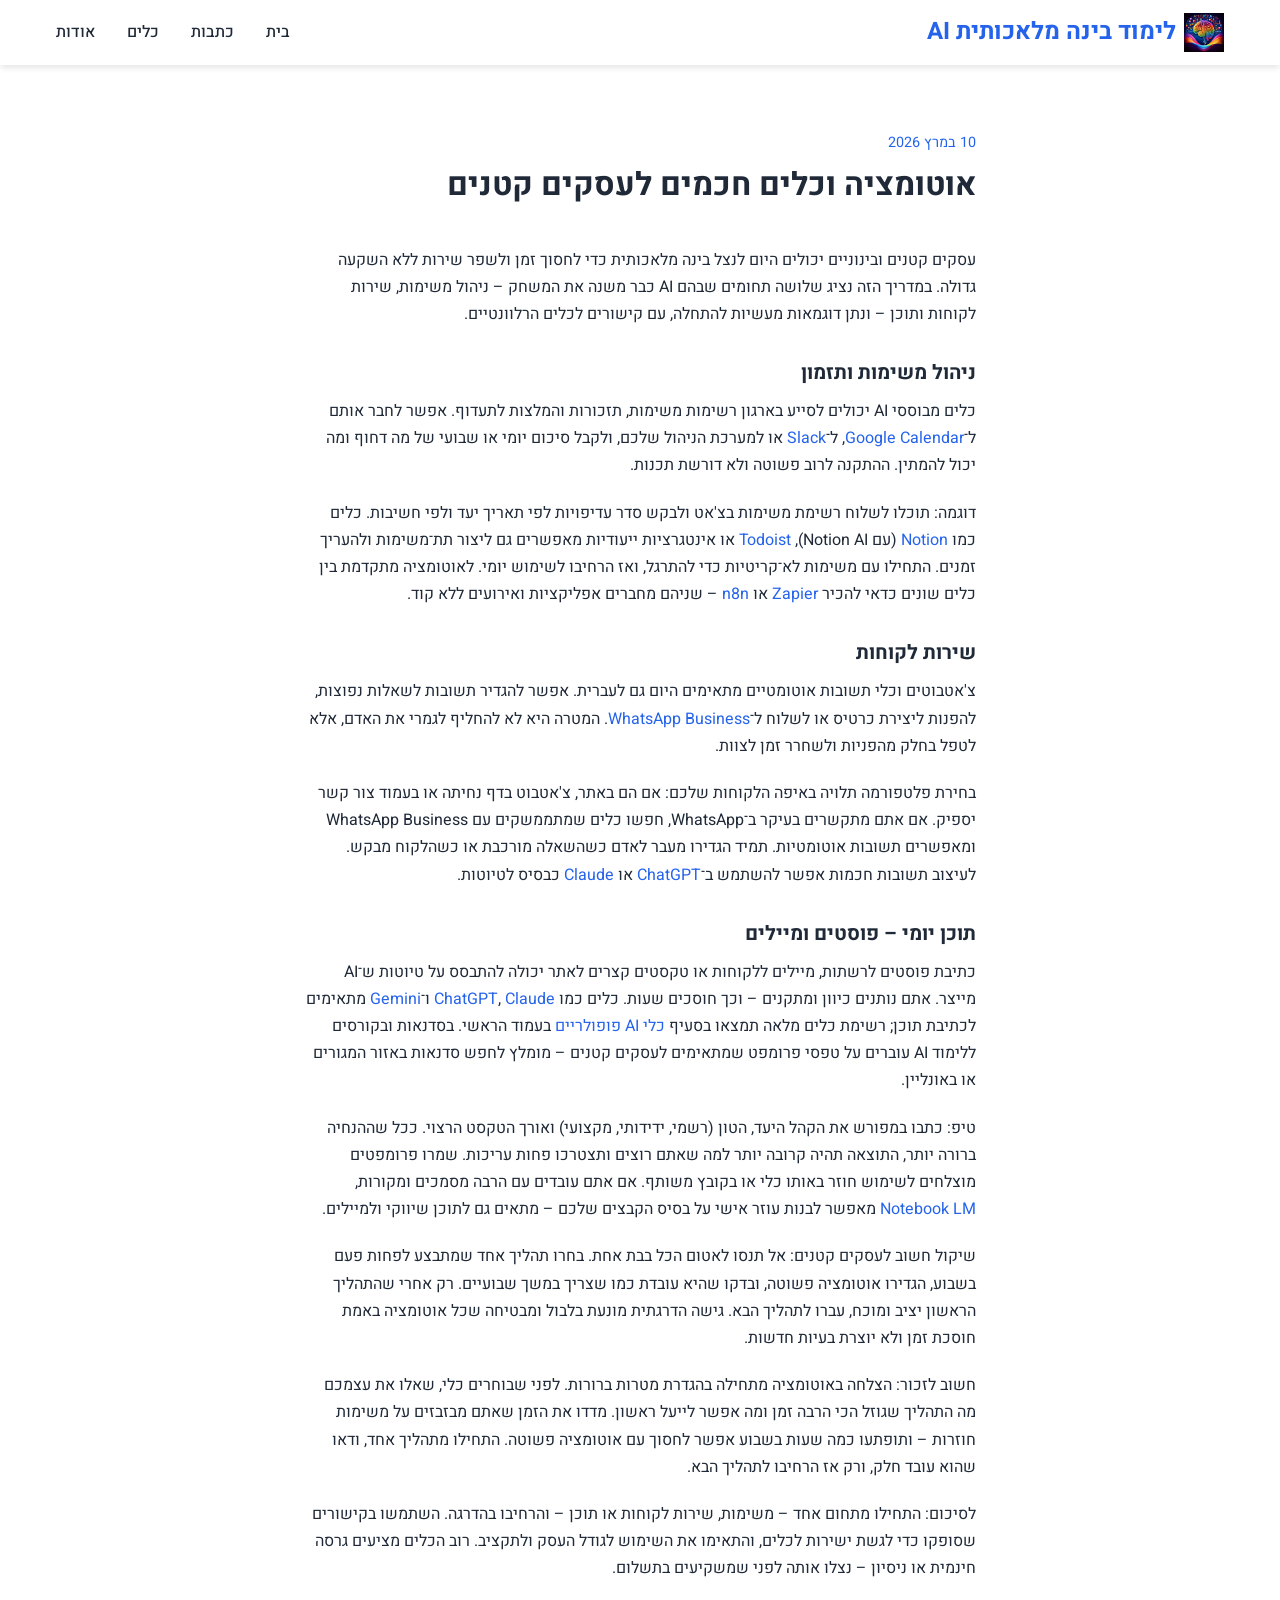
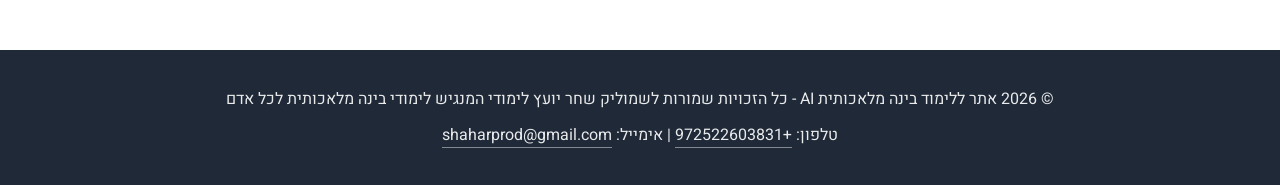
<file: article-automation-smb.html>
<!DOCTYPE html>
<html lang="he" dir="rtl">
<head>
  <meta charset="UTF-8">
  <meta name="viewport" content="width=device-width, initial-scale=1">
  <title>אוטומציה וכלים חכמים לעסקים קטנים | אתר ללימוד בינה מלאכותית AI</title>
  <link rel="icon" type="image/png" href="images/logo.png">
  <link rel="stylesheet" href="style.css">
  <link href="https://fonts.googleapis.com/css2?family=Heebo:wght@300;400;500;600;700&display=swap" rel="stylesheet">
</head>
<body>
  <header class="header">
    <nav class="nav">
      <div class="logo">
        <a href="index.html">
          <img src="images/logo.png" alt="לוגו" class="logo-icon">
          <span class="logo-text">לימוד בינה מלאכותית AI</span>
        </a>
      </div>
      <ul class="nav-links">
        <li><a href="index.html#home">בית</a></li>
        <li><a href="index.html#articles">כתבות</a></li>
        <li><a href="https://shaharprod.github.io/AI-learning/pages/ai-tools.html" target="_blank" rel="noopener">כלים</a></li>
        <li><a href="index.html#about">אודות</a></li>
      </ul>
      <button type="button" class="mobile-menu-btn" aria-label="תפריט"><span></span><span></span><span></span></button>
    </nav>
  </header>
  <main class="article-page">
    <div class="container">
    <a href="index.html#articles" class="back-link">← חזרה לכתבות</a>
    <article>
      <header class="article-header">
        <div class="article-date">10 במרץ 2026</div>
        <h1>אוטומציה וכלים חכמים לעסקים קטנים</h1>
      </header>
      <div class="prose">
        <p>עסקים קטנים ובינוניים יכולים היום לנצל בינה מלאכותית כדי לחסוך זמן ולשפר שירות ללא השקעה גדולה. במדריך הזה נציג שלושה תחומים שבהם AI כבר משנה את המשחק – ניהול משימות, שירות לקוחות ותוכן – ונתן דוגמאות מעשיות להתחלה, עם קישורים לכלים הרלוונטיים.</p>
        <h2>ניהול משימות ותזמון</h2>
        <p>כלים מבוססי AI יכולים לסייע בארגון רשימות משימות, תזכורות והמלצות לתעדוף. אפשר לחבר אותם ל־<a href="https://shaharprod.github.io/AI-learning/pages/ai-tools.html" target="_blank" rel="noopener">Google Calendar</a>, ל־<a href="https://shaharprod.github.io/AI-learning/pages/ai-tools.html" target="_blank" rel="noopener">Slack</a> או למערכת הניהול שלכם, ולקבל סיכום יומי או שבועי של מה דחוף ומה יכול להמתין. ההתקנה לרוב פשוטה ולא דורשת תכנות.</p>
        <p>דוגמה: תוכלו לשלוח רשימת משימות בצ'אט ולבקש סדר עדיפויות לפי תאריך יעד ולפי חשיבות. כלים כמו <a href="https://shaharprod.github.io/AI-learning/pages/ai-tools.html#notion" target="_blank" rel="noopener">Notion</a> (עם Notion AI), <a href="https://shaharprod.github.io/AI-learning/pages/ai-tools.html" target="_blank" rel="noopener">Todoist</a> או אינטגרציות ייעודיות מאפשרים גם ליצור תת־משימות ולהעריך זמנים. התחילו עם משימות לא־קריטיות כדי להתרגל, ואז הרחיבו לשימוש יומי. לאוטומציה מתקדמת בין כלים שונים כדאי להכיר <a href="https://shaharprod.github.io/AI-learning/pages/ai-tools.html#zapier" target="_blank" rel="noopener">Zapier</a> או <a href="https://shaharprod.github.io/AI-learning/pages/ai-tools.html" target="_blank" rel="noopener">n8n</a> – שניהם מחברים אפליקציות ואירועים ללא קוד.</p>
        <h2>שירות לקוחות</h2>
        <p>צ'אטבוטים וכלי תשובות אוטומטיים מתאימים היום גם לעברית. אפשר להגדיר תשובות לשאלות נפוצות, להפנות ליצירת כרטיס או לשלוח ל־<a href="https://shaharprod.github.io/AI-learning/pages/ai-tools.html" target="_blank" rel="noopener">WhatsApp Business</a>. המטרה היא לא להחליף לגמרי את האדם, אלא לטפל בחלק מהפניות ולשחרר זמן לצוות.</p>
        <p>בחירת פלטפורמה תלויה באיפה הלקוחות שלכם: אם הם באתר, צ'אטבוט בדף נחיתה או בעמוד צור קשר יספיק. אם אתם מתקשרים בעיקר ב־WhatsApp, חפשו כלים שמתממשקים עם WhatsApp Business ומאפשרים תשובות אוטומטיות. תמיד הגדירו מעבר לאדם כשהשאלה מורכבת או כשהלקוח מבקש. לעיצוב תשובות חכמות אפשר להשתמש ב־<a href="https://shaharprod.github.io/AI-learning/pages/ai-tools.html#chatgpt" target="_blank" rel="noopener">ChatGPT</a> או <a href="https://shaharprod.github.io/AI-learning/pages/ai-tools.html#claude" target="_blank" rel="noopener">Claude</a> כבסיס לטיוטות.</p>
        <h2>תוכן יומי – פוסטים ומיילים</h2>
        <p>כתיבת פוסטים לרשתות, מיילים ללקוחות או טקסטים קצרים לאתר יכולה להתבסס על טיוטות ש־AI מייצר. אתם נותנים כיוון ומתקנים – וכך חוסכים שעות. כלים כמו <a href="https://shaharprod.github.io/AI-learning/pages/ai-tools.html#chatgpt" target="_blank" rel="noopener">ChatGPT</a>, <a href="https://shaharprod.github.io/AI-learning/pages/ai-tools.html#claude" target="_blank" rel="noopener">Claude</a> ו־<a href="https://shaharprod.github.io/AI-learning/pages/ai-tools.html#gemini" target="_blank" rel="noopener">Gemini</a> מתאימים לכתיבת תוכן; רשימת כלים מלאה תמצאו בסעיף <a href="https://shaharprod.github.io/AI-learning/pages/ai-tools.html" target="_blank" rel="noopener">כלי AI פופולריים</a> בעמוד הראשי. בסדנאות ובקורסים ללימוד AI עוברים על טפסי פרומפט שמתאימים לעסקים קטנים – מומלץ לחפש סדנאות באזור המגורים או באונליין.</p>
        <p>טיפ: כתבו במפורש את הקהל היעד, הטון (רשמי, ידידותי, מקצועי) ואורך הטקסט הרצוי. ככל שההנחיה ברורה יותר, התוצאה תהיה קרובה יותר למה שאתם רוצים ותצטרכו פחות עריכות. שמרו פרומפטים מוצלחים לשימוש חוזר באותו כלי או בקובץ משותף. אם אתם עובדים עם הרבה מסמכים ומקורות, <a href="https://shaharprod.github.io/AI-learning/pages/ai-tools.html#notebook-lm" target="_blank" rel="noopener">Notebook LM</a> מאפשר לבנות עוזר אישי על בסיס הקבצים שלכם – מתאים גם לתוכן שיווקי ולמיילים.</p>
        <p>שיקול חשוב לעסקים קטנים: אל תנסו לאטום הכל בבת אחת. בחרו תהליך אחד שמתבצע לפחות פעם בשבוע, הגדירו אוטומציה פשוטה, ובדקו שהיא עובדת כמו שצריך במשך שבועיים. רק אחרי שהתהליך הראשון יציב ומוכח, עברו לתהליך הבא. גישה הדרגתית מונעת בלבול ומבטיחה שכל אוטומציה באמת חוסכת זמן ולא יוצרת בעיות חדשות.</p>
        <p>חשוב לזכור: הצלחה באוטומציה מתחילה בהגדרת מטרות ברורות. לפני שבוחרים כלי, שאלו את עצמכם מה התהליך שגוזל הכי הרבה זמן ומה אפשר לייעל ראשון. מדדו את הזמן שאתם מבזבזים על משימות חוזרות – ותופתעו כמה שעות בשבוע אפשר לחסוך עם אוטומציה פשוטה. התחילו מתהליך אחד, ודאו שהוא עובד חלק, ורק אז הרחיבו לתהליך הבא.</p>
        <p>לסיכום: התחילו מתחום אחד – משימות, שירות לקוחות או תוכן – והרחיבו בהדרגה. השתמשו בקישורים שסופקו כדי לגשת ישירות לכלים, והתאימו את השימוש לגודל העסק ולתקציב. רוב הכלים מציעים גרסה חינמית או ניסיון – נצלו אותה לפני שמשקיעים בתשלום.</p>
      </div>
    </article>
    </div>
  </main>
  <footer class="footer">
    <div class="container">
      <p>© 2026 אתר ללימוד בינה מלאכותית AI - כל הזכויות שמורות לשמוליק שחר יועץ לימודי המנגיש לימודי בינה מלאכותית לכל אדם</p>
      <p class="footer-contact">טלפון: <a href="tel:+972522603831">+972522603831</a> | אימייל: <a href="mailto:shaharprod@gmail.com">shaharprod@gmail.com</a></p>
    </div>
  </footer>
  <script src="script.js"></script>
</body>
</html>
</file>
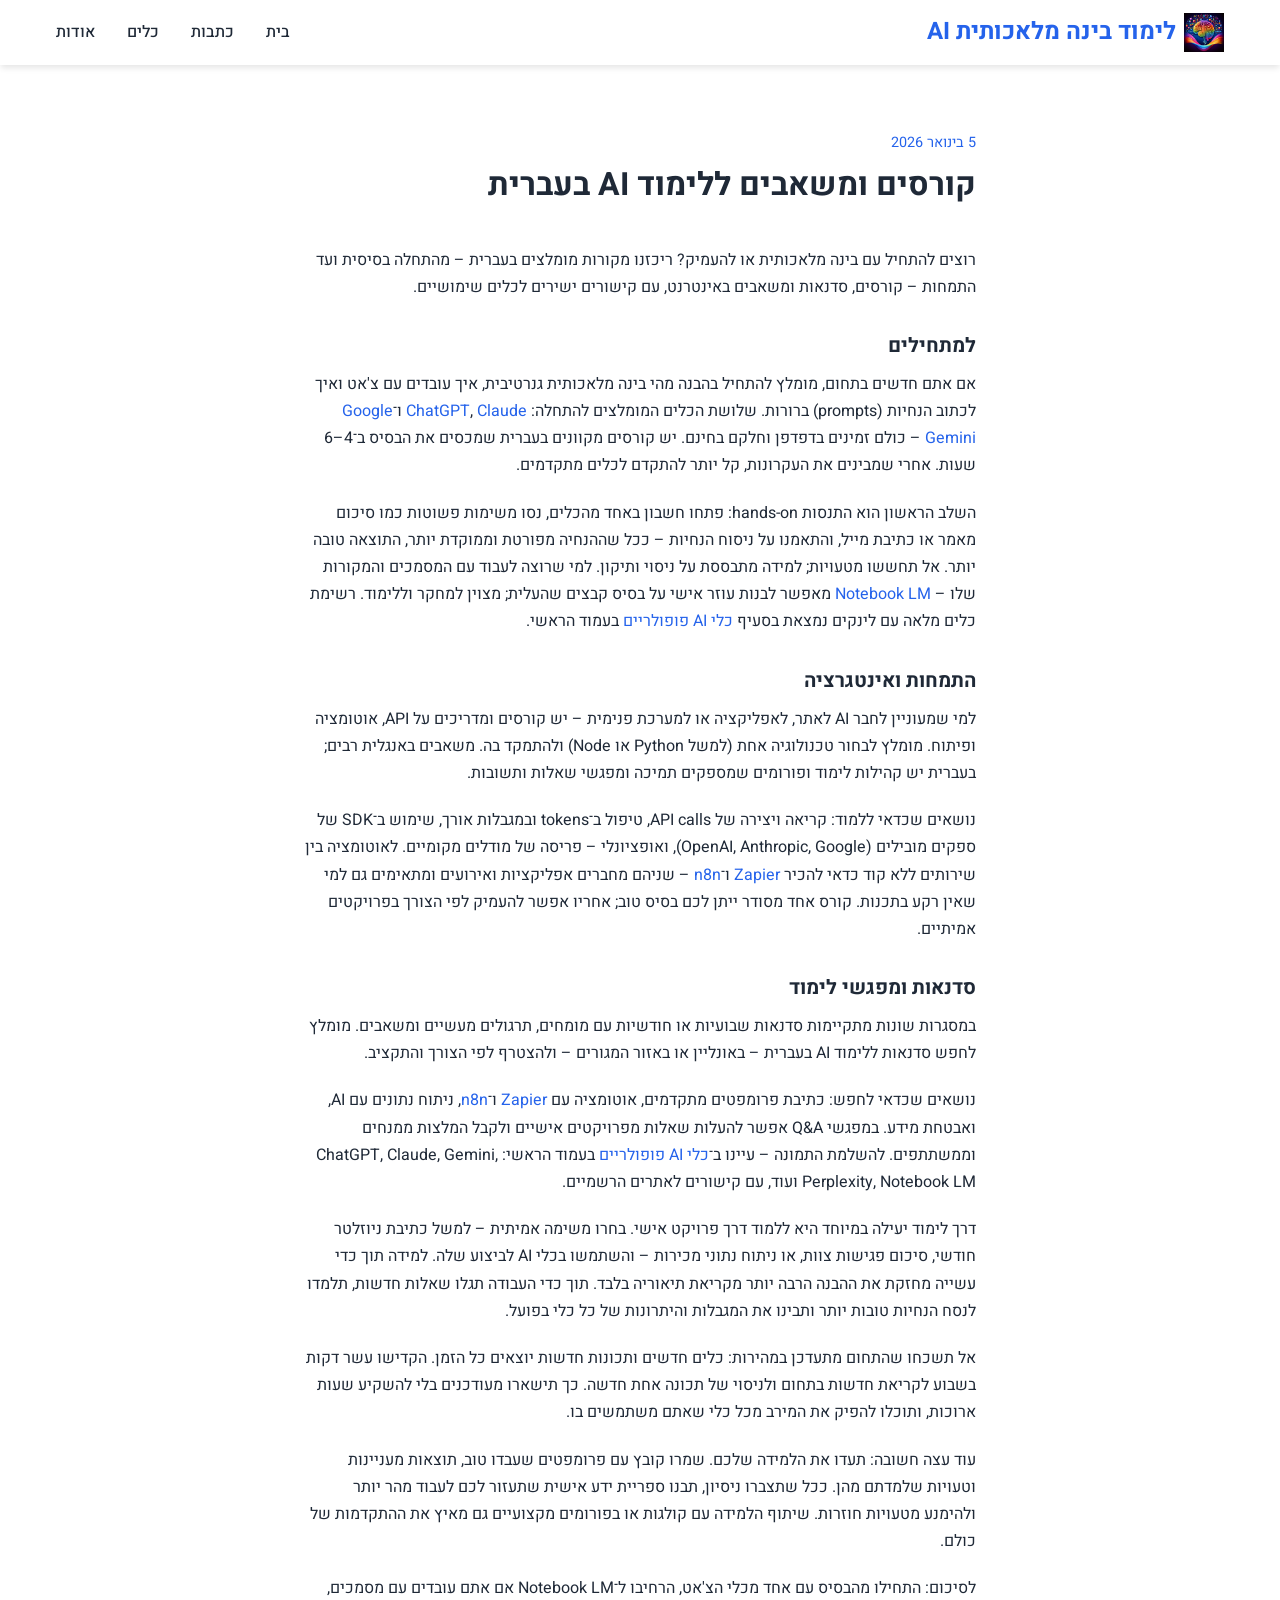
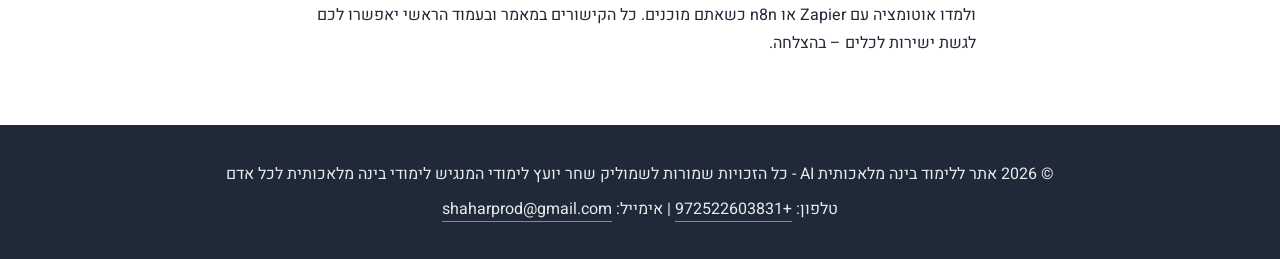
<file: article-courses-hebrew.html>
<!DOCTYPE html>
<html lang="he" dir="rtl">
<head>
  <meta charset="UTF-8">
  <meta name="viewport" content="width=device-width, initial-scale=1">
  <title>קורסים ומשאבים ללימוד AI בעברית | אתר ללימוד בינה מלאכותית AI</title>
  <link rel="icon" type="image/png" href="images/logo.png">
  <link rel="stylesheet" href="style.css">
  <link href="https://fonts.googleapis.com/css2?family=Heebo:wght@300;400;500;600;700&display=swap" rel="stylesheet">
</head>
<body>
  <header class="header">
    <nav class="nav">
      <div class="logo">
        <a href="index.html">
          <img src="images/logo.png" alt="לוגו" class="logo-icon">
          <span class="logo-text">לימוד בינה מלאכותית AI</span>
        </a>
      </div>
      <ul class="nav-links">
        <li><a href="index.html#home">בית</a></li>
        <li><a href="index.html#articles">כתבות</a></li>
        <li><a href="https://shaharprod.github.io/AI-learning/pages/ai-tools.html" target="_blank" rel="noopener">כלים</a></li>
        <li><a href="index.html#about">אודות</a></li>
      </ul>
      <button type="button" class="mobile-menu-btn" aria-label="תפריט"><span></span><span></span><span></span></button>
    </nav>
  </header>
  <main class="article-page">
    <div class="container">
    <a href="index.html#articles" class="back-link">← חזרה לכתבות</a>
    <article>
      <header class="article-header">
        <div class="article-date">5 בינואר 2026</div>
        <h1>קורסים ומשאבים ללימוד AI בעברית</h1>
      </header>
      <div class="prose">
        <p>רוצים להתחיל עם בינה מלאכותית או להעמיק? ריכזנו מקורות מומלצים בעברית – מהתחלה בסיסית ועד התמחות – קורסים, סדנאות ומשאבים באינטרנט, עם קישורים ישירים לכלים שימושיים.</p>
        <h2>למתחילים</h2>
        <p>אם אתם חדשים בתחום, מומלץ להתחיל בהבנה מהי בינה מלאכותית גנרטיבית, איך עובדים עם צ'אט ואיך לכתוב הנחיות (prompts) ברורות. שלושת הכלים המומלצים להתחלה: <a href="https://shaharprod.github.io/AI-learning/pages/ai-tools.html#chatgpt" target="_blank" rel="noopener">ChatGPT</a>, <a href="https://shaharprod.github.io/AI-learning/pages/ai-tools.html#claude" target="_blank" rel="noopener">Claude</a> ו־<a href="https://shaharprod.github.io/AI-learning/pages/ai-tools.html#gemini" target="_blank" rel="noopener">Google Gemini</a> – כולם זמינים בדפדפן וחלקם בחינם. יש קורסים מקוונים בעברית שמכסים את הבסיס ב־4–6 שעות. אחרי שמבינים את העקרונות, קל יותר להתקדם לכלים מתקדמים.</p>
        <p>השלב הראשון הוא התנסות hands-on: פתחו חשבון באחד מהכלים, נסו משימות פשוטות כמו סיכום מאמר או כתיבת מייל, והתאמנו על ניסוח הנחיות – ככל שההנחיה מפורטת וממוקדת יותר, התוצאה טובה יותר. אל תחששו מטעויות; למידה מתבססת על ניסוי ותיקון. למי שרוצה לעבוד עם המסמכים והמקורות שלו – <a href="https://shaharprod.github.io/AI-learning/pages/ai-tools.html#notebook-lm" target="_blank" rel="noopener">Notebook LM</a> מאפשר לבנות עוזר אישי על בסיס קבצים שהעלית; מצוין למחקר וללימוד. רשימת כלים מלאה עם לינקים נמצאת בסעיף <a href="https://shaharprod.github.io/AI-learning/pages/ai-tools.html" target="_blank" rel="noopener">כלי AI פופולריים</a> בעמוד הראשי.</p>
        <h2>התמחות ואינטגרציה</h2>
        <p>למי שמעוניין לחבר AI לאתר, לאפליקציה או למערכת פנימית – יש קורסים ומדריכים על API, אוטומציה ופיתוח. מומלץ לבחור טכנולוגיה אחת (למשל Python או Node) ולהתמקד בה. משאבים באנגלית רבים; בעברית יש קהילות לימוד ופורומים שמספקים תמיכה ומפגשי שאלות ותשובות.</p>
        <p>נושאים שכדאי ללמוד: קריאה ויצירה של API calls, טיפול ב־tokens ובמגבלות אורך, שימוש ב־SDK של ספקים מובילים (OpenAI, Anthropic, Google), ואופציונלי – פריסה של מודלים מקומיים. לאוטומציה בין שירותים ללא קוד כדאי להכיר <a href="https://shaharprod.github.io/AI-learning/pages/ai-tools.html#zapier" target="_blank" rel="noopener">Zapier</a> ו־<a href="https://shaharprod.github.io/AI-learning/pages/ai-tools.html" target="_blank" rel="noopener">n8n</a> – שניהם מחברים אפליקציות ואירועים ומתאימים גם למי שאין רקע בתכנות. קורס אחד מסודר ייתן לכם בסיס טוב; אחריו אפשר להעמיק לפי הצורך בפרויקטים אמיתיים.</p>
        <h2>סדנאות ומפגשי לימוד</h2>
        <p>במסגרות שונות מתקיימות סדנאות שבועיות או חודשיות עם מומחים, תרגולים מעשיים ומשאבים. מומלץ לחפש סדנאות ללימוד AI בעברית – באונליין או באזור המגורים – ולהצטרף לפי הצורך והתקציב.</p>
        <p>נושאים שכדאי לחפש: כתיבת פרומפטים מתקדמים, אוטומציה עם <a href="https://shaharprod.github.io/AI-learning/pages/ai-tools.html#zapier" target="_blank" rel="noopener">Zapier</a> ו־<a href="https://shaharprod.github.io/AI-learning/pages/ai-tools.html" target="_blank" rel="noopener">n8n</a>, ניתוח נתונים עם AI, ואבטחת מידע. במפגשי Q&A אפשר להעלות שאלות מפרויקטים אישיים ולקבל המלצות ממנחים וממשתתפים. להשלמת התמונה – עיינו ב־<a href="https://shaharprod.github.io/AI-learning/pages/ai-tools.html" target="_blank" rel="noopener">כלי AI פופולריים</a> בעמוד הראשי: ChatGPT, Claude, Gemini, Perplexity, Notebook LM ועוד, עם קישורים לאתרים הרשמיים.</p>
        <p>דרך לימוד יעילה במיוחד היא ללמוד דרך פרויקט אישי. בחרו משימה אמיתית – למשל כתיבת ניוזלטר חודשי, סיכום פגישות צוות, או ניתוח נתוני מכירות – והשתמשו בכלי AI לביצוע שלה. למידה תוך כדי עשייה מחזקת את ההבנה הרבה יותר מקריאת תיאוריה בלבד. תוך כדי העבודה תגלו שאלות חדשות, תלמדו לנסח הנחיות טובות יותר ותבינו את המגבלות והיתרונות של כל כלי בפועל.</p>
        <p>אל תשכחו שהתחום מתעדכן במהירות: כלים חדשים ותכונות חדשות יוצאים כל הזמן. הקדישו עשר דקות בשבוע לקריאת חדשות בתחום ולניסוי של תכונה אחת חדשה. כך תישארו מעודכנים בלי להשקיע שעות ארוכות, ותוכלו להפיק את המירב מכל כלי שאתם משתמשים בו.</p>
        <p>עוד עצה חשובה: תעדו את הלמידה שלכם. שמרו קובץ עם פרומפטים שעבדו טוב, תוצאות מעניינות וטעויות שלמדתם מהן. ככל שתצברו ניסיון, תבנו ספריית ידע אישית שתעזור לכם לעבוד מהר יותר ולהימנע מטעויות חוזרות. שיתוף הלמידה עם קולגות או בפורומים מקצועיים גם מאיץ את ההתקדמות של כולם.</p>
        <p>לסיכום: התחילו מהבסיס עם אחד מכלי הצ'אט, הרחיבו ל־Notebook LM אם אתם עובדים עם מסמכים, ולמדו אוטומציה עם Zapier או n8n כשאתם מוכנים. כל הקישורים במאמר ובעמוד הראשי יאפשרו לכם לגשת ישירות לכלים – בהצלחה.</p>
      </div>
    </article>
    </div>
  </main>
  <footer class="footer">
    <div class="container">
      <p>© 2026 אתר ללימוד בינה מלאכותית AI - כל הזכויות שמורות לשמוליק שחר יועץ לימודי המנגיש לימודי בינה מלאכותית לכל אדם</p>
      <p class="footer-contact">טלפון: <a href="tel:+972522603831">+972522603831</a> | אימייל: <a href="mailto:shaharprod@gmail.com">shaharprod@gmail.com</a></p>
    </div>
  </footer>
  <script src="script.js"></script>
</body>
</html>
</file>
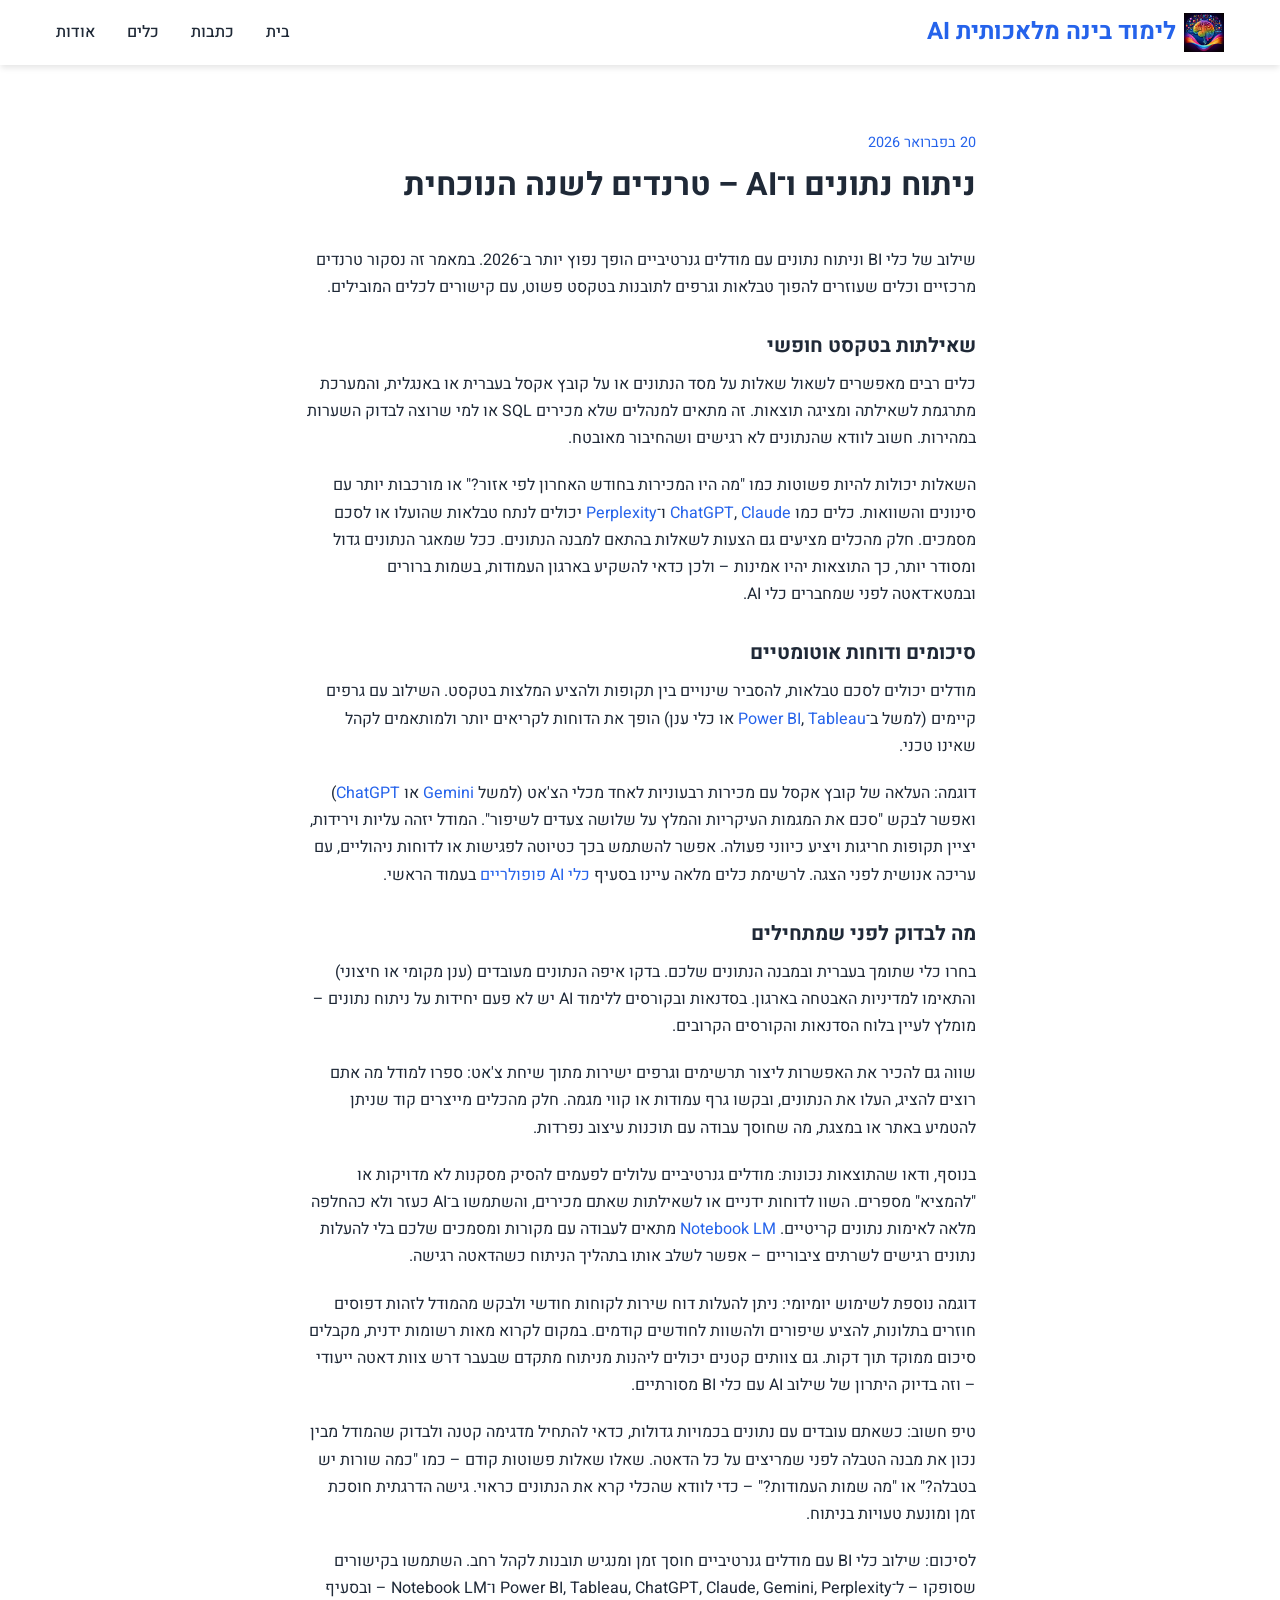
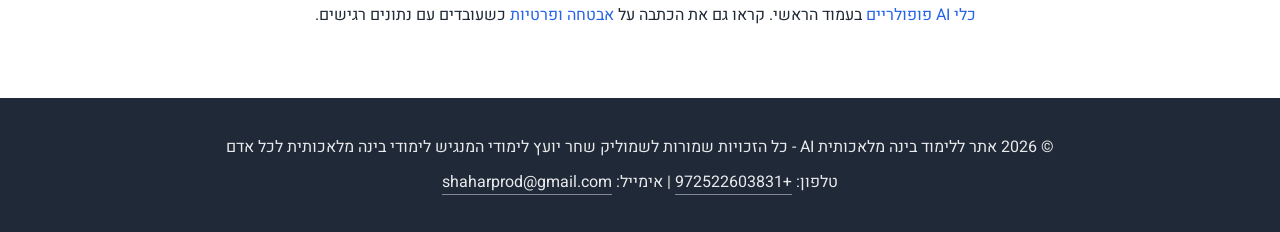
<file: article-data-ai.html>
<!DOCTYPE html>
<html lang="he" dir="rtl">
<head>
  <meta charset="UTF-8">
  <meta name="viewport" content="width=device-width, initial-scale=1">
  <title>ניתוח נתונים ו־AI – טרנדים לשנה הנוכחית | אתר ללימוד בינה מלאכותית AI</title>
  <link rel="icon" type="image/png" href="images/logo.png">
  <link rel="stylesheet" href="style.css">
  <link href="https://fonts.googleapis.com/css2?family=Heebo:wght@300;400;500;600;700&display=swap" rel="stylesheet">
</head>
<body>
  <header class="header">
    <nav class="nav">
      <div class="logo">
        <a href="index.html">
          <img src="images/logo.png" alt="לוגו" class="logo-icon">
          <span class="logo-text">לימוד בינה מלאכותית AI</span>
        </a>
      </div>
      <ul class="nav-links">
        <li><a href="index.html#home">בית</a></li>
        <li><a href="index.html#articles">כתבות</a></li>
        <li><a href="https://shaharprod.github.io/AI-learning/pages/ai-tools.html" target="_blank" rel="noopener">כלים</a></li>
        <li><a href="index.html#about">אודות</a></li>
      </ul>
      <button type="button" class="mobile-menu-btn" aria-label="תפריט"><span></span><span></span><span></span></button>
    </nav>
  </header>
  <main class="article-page">
    <div class="container">
    <a href="index.html#articles" class="back-link">← חזרה לכתבות</a>
    <article>
      <header class="article-header">
        <div class="article-date">20 בפברואר 2026</div>
        <h1>ניתוח נתונים ו־AI – טרנדים לשנה הנוכחית</h1>
      </header>
      <div class="prose">
        <p>שילוב של כלי BI וניתוח נתונים עם מודלים גנרטיביים הופך נפוץ יותר ב־2026. במאמר זה נסקור טרנדים מרכזיים וכלים שעוזרים להפוך טבלאות וגרפים לתובנות בטקסט פשוט, עם קישורים לכלים המובילים.</p>
        <h2>שאילתות בטקסט חופשי</h2>
        <p>כלים רבים מאפשרים לשאול שאלות על מסד הנתונים או על קובץ אקסל בעברית או באנגלית, והמערכת מתרגמת לשאילתה ומציגה תוצאות. זה מתאים למנהלים שלא מכירים SQL או למי שרוצה לבדוק השערות במהירות. חשוב לוודא שהנתונים לא רגישים ושהחיבור מאובטח.</p>
        <p>השאלות יכולות להיות פשוטות כמו "מה היו המכירות בחודש האחרון לפי אזור?" או מורכבות יותר עם סינונים והשוואות. כלים כמו <a href="https://shaharprod.github.io/AI-learning/pages/ai-tools.html#chatgpt" target="_blank" rel="noopener">ChatGPT</a>, <a href="https://shaharprod.github.io/AI-learning/pages/ai-tools.html#claude" target="_blank" rel="noopener">Claude</a> ו־<a href="https://shaharprod.github.io/AI-learning/pages/ai-tools.html#perplexity" target="_blank" rel="noopener">Perplexity</a> יכולים לנתח טבלאות שהועלו או לסכם מסמכים. חלק מהכלים מציעים גם הצעות לשאלות בהתאם למבנה הנתונים. ככל שמאגר הנתונים גדול ומסודר יותר, כך התוצאות יהיו אמינות – ולכן כדאי להשקיע בארגון העמודות, בשמות ברורים ובמטא־דאטה לפני שמחברים כלי AI.</p>
        <h2>סיכומים ודוחות אוטומטיים</h2>
        <p>מודלים יכולים לסכם טבלאות, להסביר שינויים בין תקופות ולהציע המלצות בטקסט. השילוב עם גרפים קיימים (למשל ב־<a href="https://shaharprod.github.io/AI-learning/pages/ai-tools.html" target="_blank" rel="noopener">Power BI</a>, <a href="https://shaharprod.github.io/AI-learning/pages/ai-tools.html" target="_blank" rel="noopener">Tableau</a> או כלי ענן) הופך את הדוחות לקריאים יותר ולמותאמים לקהל שאינו טכני.</p>
        <p>דוגמה: העלאה של קובץ אקסל עם מכירות רבעוניות לאחד מכלי הצ'אט (למשל <a href="https://shaharprod.github.io/AI-learning/pages/ai-tools.html#gemini" target="_blank" rel="noopener">Gemini</a> או <a href="https://shaharprod.github.io/AI-learning/pages/ai-tools.html#chatgpt" target="_blank" rel="noopener">ChatGPT</a>) ואפשר לבקש "סכם את המגמות העיקריות והמלץ על שלושה צעדים לשיפור". המודל יזהה עליות וירידות, יציין תקופות חריגות ויציע כיווני פעולה. אפשר להשתמש בכך כטיוטה לפגישות או לדוחות ניהוליים, עם עריכה אנושית לפני הצגה. לרשימת כלים מלאה עיינו בסעיף <a href="https://shaharprod.github.io/AI-learning/pages/ai-tools.html" target="_blank" rel="noopener">כלי AI פופולריים</a> בעמוד הראשי.</p>
        <h2>מה לבדוק לפני שמתחילים</h2>
        <p>בחרו כלי שתומך בעברית ובמבנה הנתונים שלכם. בדקו איפה הנתונים מעובדים (ענן מקומי או חיצוני) והתאימו למדיניות האבטחה בארגון. בסדנאות ובקורסים ללימוד AI יש לא פעם יחידות על ניתוח נתונים – מומלץ לעיין בלוח הסדנאות והקורסים הקרובים.</p>
        <p>שווה גם להכיר את האפשרות ליצור תרשימים וגרפים ישירות מתוך שיחת צ'אט: ספרו למודל מה אתם רוצים להציג, העלו את הנתונים, ובקשו גרף עמודות או קווי מגמה. חלק מהכלים מייצרים קוד שניתן להטמיע באתר או במצגת, מה שחוסך עבודה עם תוכנות עיצוב נפרדות.</p>
        <p>בנוסף, ודאו שהתוצאות נכונות: מודלים גנרטיביים עלולים לפעמים להסיק מסקנות לא מדויקות או "להמציא" מספרים. השוו לדוחות ידניים או לשאילתות שאתם מכירים, והשתמשו ב־AI כעזר ולא כהחלפה מלאה לאימות נתונים קריטיים. <a href="https://shaharprod.github.io/AI-learning/pages/ai-tools.html#notebook-lm" target="_blank" rel="noopener">Notebook LM</a> מתאים לעבודה עם מקורות ומסמכים שלכם בלי להעלות נתונים רגישים לשרתים ציבוריים – אפשר לשלב אותו בתהליך הניתוח כשהדאטה רגישה.</p>
        <p>דוגמה נוספת לשימוש יומיומי: ניתן להעלות דוח שירות לקוחות חודשי ולבקש מהמודל לזהות דפוסים חוזרים בתלונות, להציע שיפורים ולהשוות לחודשים קודמים. במקום לקרוא מאות רשומות ידנית, מקבלים סיכום ממוקד תוך דקות. גם צוותים קטנים יכולים ליהנות מניתוח מתקדם שבעבר דרש צוות דאטה ייעודי – וזה בדיוק היתרון של שילוב AI עם כלי BI מסורתיים.</p>
        <p>טיפ חשוב: כשאתם עובדים עם נתונים בכמויות גדולות, כדאי להתחיל מדגימה קטנה ולבדוק שהמודל מבין נכון את מבנה הטבלה לפני שמריצים על כל הדאטה. שאלו שאלות פשוטות קודם – כמו "כמה שורות יש בטבלה?" או "מה שמות העמודות?" – כדי לוודא שהכלי קרא את הנתונים כראוי. גישה הדרגתית חוסכת זמן ומונעת טעויות בניתוח.</p>
        <p>לסיכום: שילוב כלי BI עם מודלים גנרטיביים חוסך זמן ומנגיש תובנות לקהל רחב. השתמשו בקישורים שסופקו – ל־Power BI, Tableau, ChatGPT, Claude, Gemini, Perplexity ו־Notebook LM – ובסעיף <a href="https://shaharprod.github.io/AI-learning/pages/ai-tools.html" target="_blank" rel="noopener">כלי AI פופולריים</a> בעמוד הראשי. קראו גם את הכתבה על <a href="article-security-ai.html">אבטחה ופרטיות</a> כשעובדים עם נתונים רגישים.</p>
      </div>
    </article>
    </div>
  </main>
  <footer class="footer">
    <div class="container">
      <p>© 2026 אתר ללימוד בינה מלאכותית AI - כל הזכויות שמורות לשמוליק שחר יועץ לימודי המנגיש לימודי בינה מלאכותית לכל אדם</p>
      <p class="footer-contact">טלפון: <a href="tel:+972522603831">+972522603831</a> | אימייל: <a href="mailto:shaharprod@gmail.com">shaharprod@gmail.com</a></p>
    </div>
  </footer>
  <script src="script.js"></script>
</body>
</html>
</file>
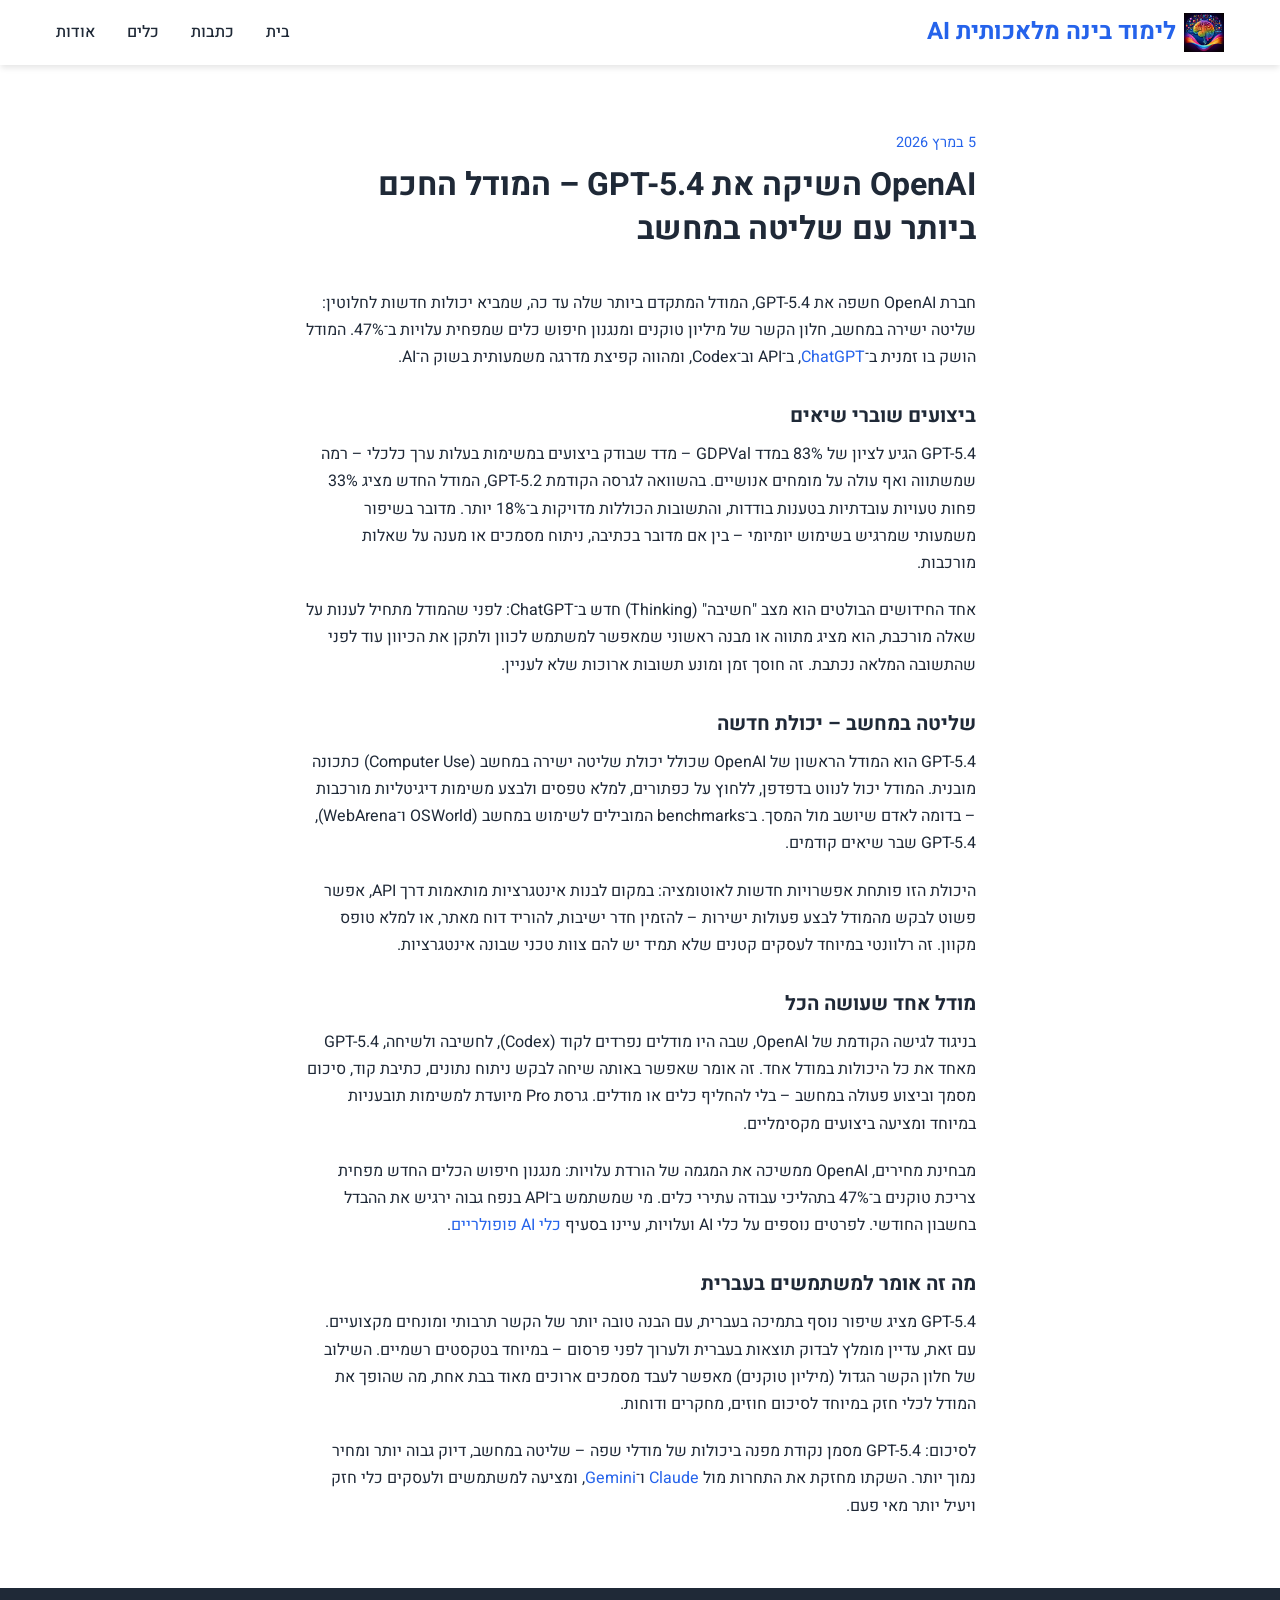
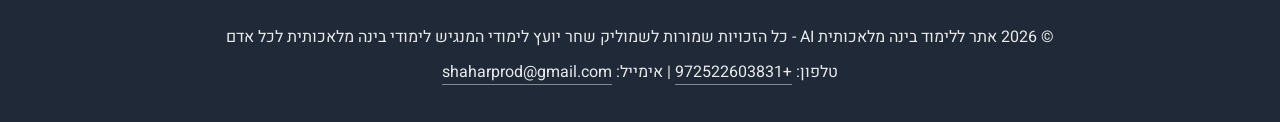
<file: article-gpt54-release.html>
<!DOCTYPE html>
<html lang="he" dir="rtl">
<head>
  <meta charset="UTF-8">
  <meta name="viewport" content="width=device-width, initial-scale=1">
  <title>OpenAI השיקה את GPT-5.4 – המודל החכם ביותר עם שליטה במחשב | אתר ללימוד בינה מלאכותית AI</title>
  <link rel="icon" type="image/png" href="images/logo.png">
  <link rel="stylesheet" href="style.css">
  <link href="https://fonts.googleapis.com/css2?family=Heebo:wght@300;400;500;600;700&display=swap" rel="stylesheet">
</head>
<body>
  <header class="header">
    <nav class="nav">
      <div class="logo">
        <a href="index.html">
          <img src="images/logo.png" alt="לוגו" class="logo-icon">
          <span class="logo-text">לימוד בינה מלאכותית AI</span>
        </a>
      </div>
      <ul class="nav-links">
        <li><a href="index.html#home">בית</a></li>
        <li><a href="index.html#articles">כתבות</a></li>
        <li><a href="https://shaharprod.github.io/AI-learning/pages/ai-tools.html" target="_blank" rel="noopener">כלים</a></li>
        <li><a href="index.html#about">אודות</a></li>
      </ul>
      <button type="button" class="mobile-menu-btn" aria-label="תפריט"><span></span><span></span><span></span></button>
    </nav>
  </header>
  <main class="article-page">
    <div class="container">
    <a href="index.html#articles" class="back-link">← חזרה לכתבות</a>
    <article>
      <header class="article-header">
        <div class="article-date">5 במרץ 2026</div>
        <h1>OpenAI השיקה את GPT-5.4 – המודל החכם ביותר עם שליטה במחשב</h1>
      </header>
      <div class="prose">
        <p>חברת OpenAI חשפה את GPT-5.4, המודל המתקדם ביותר שלה עד כה, שמביא יכולות חדשות לחלוטין: שליטה ישירה במחשב, חלון הקשר של מיליון טוקנים ומנגנון חיפוש כלים שמפחית עלויות ב־47%. המודל הושק בו זמנית ב־<a href="https://chat.openai.com" target="_blank" rel="noopener">ChatGPT</a>, ב־API וב־Codex, ומהווה קפיצת מדרגה משמעותית בשוק ה־AI.</p>
        <h2>ביצועים שוברי שיאים</h2>
        <p>GPT-5.4 הגיע לציון של 83% במדד GDPVal – מדד שבודק ביצועים במשימות בעלות ערך כלכלי – רמה שמשתווה ואף עולה על מומחים אנושיים. בהשוואה לגרסה הקודמת GPT-5.2, המודל החדש מציג 33% פחות טעויות עובדתיות בטענות בודדות, והתשובות הכוללות מדויקות ב־18% יותר. מדובר בשיפור משמעותי שמרגיש בשימוש יומיומי – בין אם מדובר בכתיבה, ניתוח מסמכים או מענה על שאלות מורכבות.</p>
        <p>אחד החידושים הבולטים הוא מצב "חשיבה" (Thinking) חדש ב־ChatGPT: לפני שהמודל מתחיל לענות על שאלה מורכבת, הוא מציג מתווה או מבנה ראשוני שמאפשר למשתמש לכוון ולתקן את הכיוון עוד לפני שהתשובה המלאה נכתבת. זה חוסך זמן ומונע תשובות ארוכות שלא לעניין.</p>
        <h2>שליטה במחשב – יכולת חדשה</h2>
        <p>GPT-5.4 הוא המודל הראשון של OpenAI שכולל יכולת שליטה ישירה במחשב (Computer Use) כתכונה מובנית. המודל יכול לנווט בדפדפן, ללחוץ על כפתורים, למלא טפסים ולבצע משימות דיגיטליות מורכבות – בדומה לאדם שיושב מול המסך. ב־benchmarks המובילים לשימוש במחשב (OSWorld ו־WebArena), GPT-5.4 שבר שיאים קודמים.</p>
        <p>היכולת הזו פותחת אפשרויות חדשות לאוטומציה: במקום לבנות אינטגרציות מותאמות דרך API, אפשר פשוט לבקש מהמודל לבצע פעולות ישירות – להזמין חדר ישיבות, להוריד דוח מאתר, או למלא טופס מקוון. זה רלוונטי במיוחד לעסקים קטנים שלא תמיד יש להם צוות טכני שבונה אינטגרציות.</p>
        <h2>מודל אחד שעושה הכל</h2>
        <p>בניגוד לגישה הקודמת של OpenAI, שבה היו מודלים נפרדים לקוד (Codex), לחשיבה ולשיחה, GPT-5.4 מאחד את כל היכולות במודל אחד. זה אומר שאפשר באותה שיחה לבקש ניתוח נתונים, כתיבת קוד, סיכום מסמך וביצוע פעולה במחשב – בלי להחליף כלים או מודלים. גרסת Pro מיועדת למשימות תובעניות במיוחד ומציעה ביצועים מקסימליים.</p>
        <p>מבחינת מחירים, OpenAI ממשיכה את המגמה של הורדת עלויות: מנגנון חיפוש הכלים החדש מפחית צריכת טוקנים ב־47% בתהליכי עבודה עתירי כלים. מי שמשתמש ב־API בנפח גבוה ירגיש את ההבדל בחשבון החודשי. לפרטים נוספים על כלי AI ועלויות, עיינו בסעיף <a href="https://shaharprod.github.io/AI-learning/pages/ai-tools.html" target="_blank" rel="noopener">כלי AI פופולריים</a>.</p>
        <h2>מה זה אומר למשתמשים בעברית</h2>
        <p>GPT-5.4 מציג שיפור נוסף בתמיכה בעברית, עם הבנה טובה יותר של הקשר תרבותי ומונחים מקצועיים. עם זאת, עדיין מומלץ לבדוק תוצאות בעברית ולערוך לפני פרסום – במיוחד בטקסטים רשמיים. השילוב של חלון הקשר הגדול (מיליון טוקנים) מאפשר לעבד מסמכים ארוכים מאוד בבת אחת, מה שהופך את המודל לכלי חזק במיוחד לסיכום חוזים, מחקרים ודוחות.</p>
        <p>לסיכום: GPT-5.4 מסמן נקודת מפנה ביכולות של מודלי שפה – שליטה במחשב, דיוק גבוה יותר ומחיר נמוך יותר. השקתו מחזקת את התחרות מול <a href="https://claude.ai" target="_blank" rel="noopener">Claude</a> ו־<a href="https://gemini.google.com" target="_blank" rel="noopener">Gemini</a>, ומציעה למשתמשים ולעסקים כלי חזק ויעיל יותר מאי פעם.</p>
      </div>
    </article>
    </div>
  </main>
  <footer class="footer">
    <div class="container">
      <p>© 2026 אתר ללימוד בינה מלאכותית AI - כל הזכויות שמורות לשמוליק שחר יועץ לימודי המנגיש לימודי בינה מלאכותית לכל אדם</p>
      <p class="footer-contact">טלפון: <a href="tel:+972522603831">+972522603831</a> | אימייל: <a href="mailto:shaharprod@gmail.com">shaharprod@gmail.com</a></p>
    </div>
  </footer>
  <script src="script.js"></script>
</body>
</html>
</file>
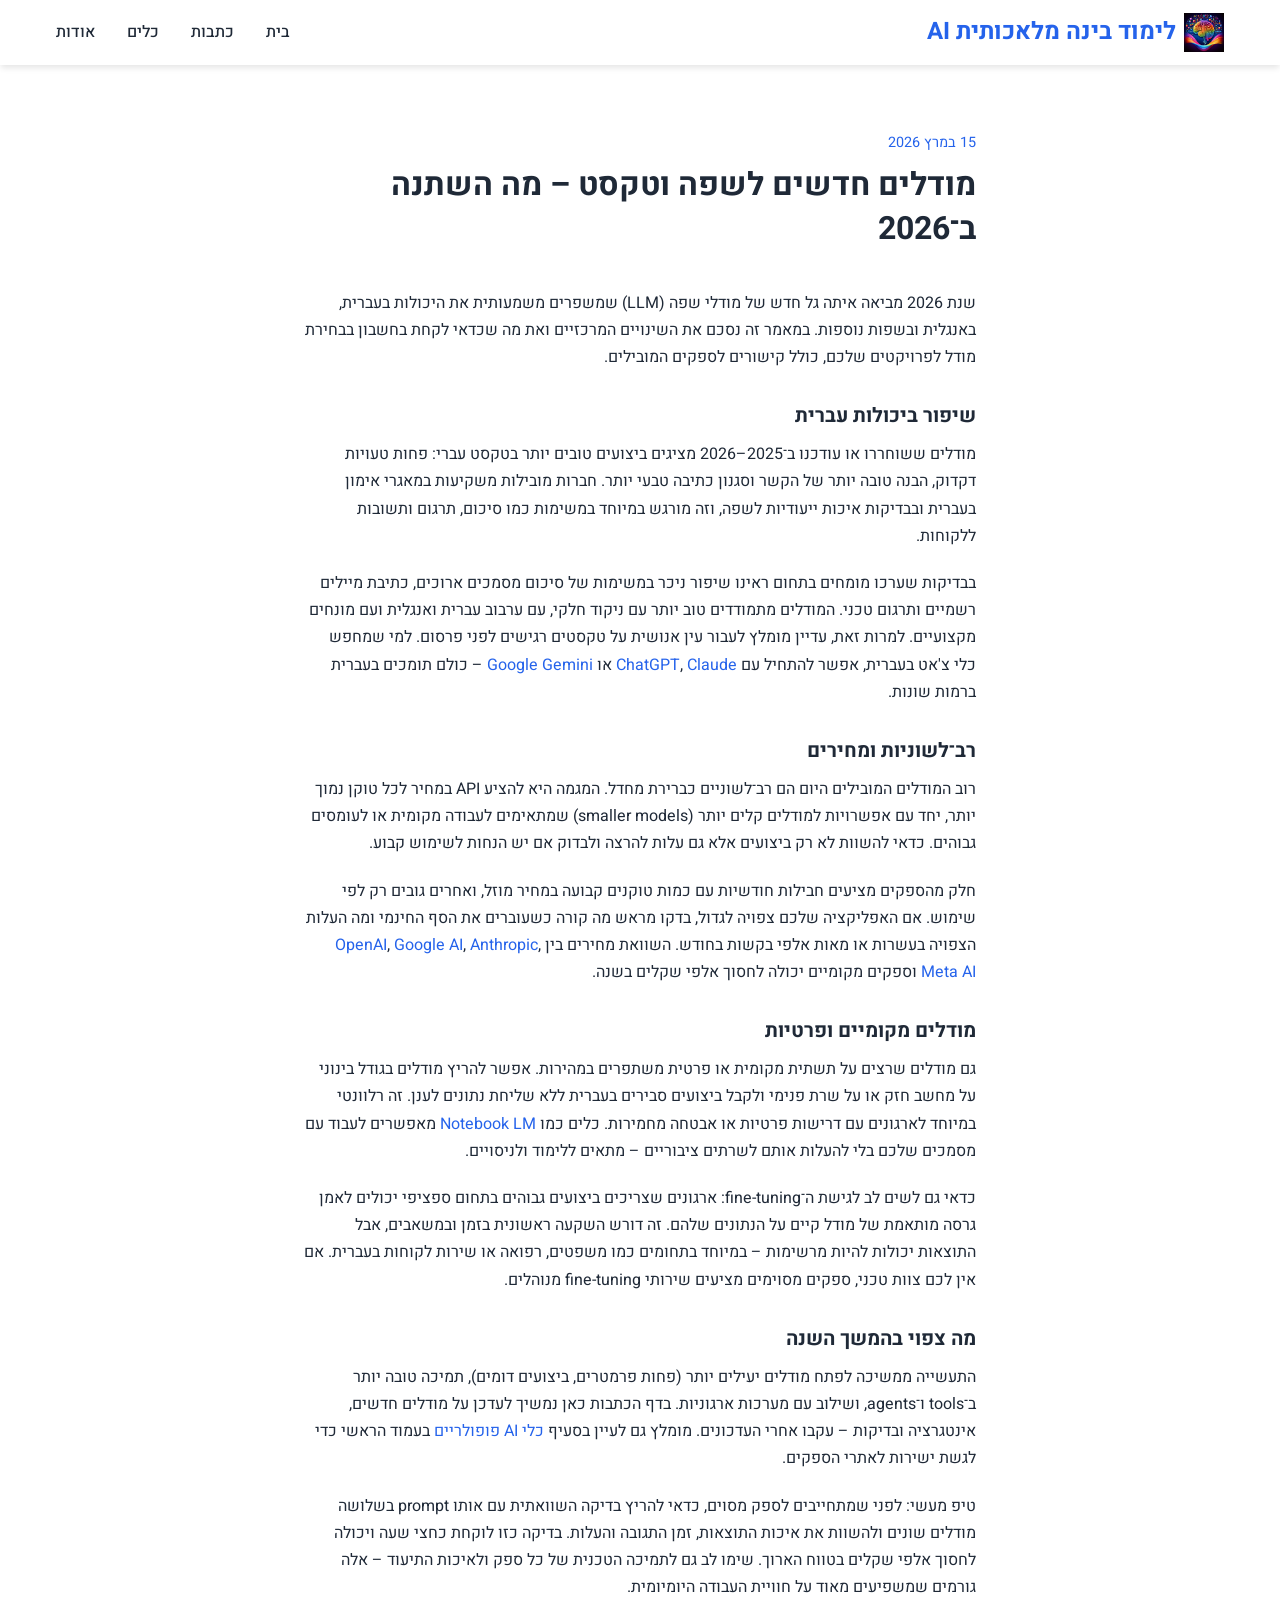
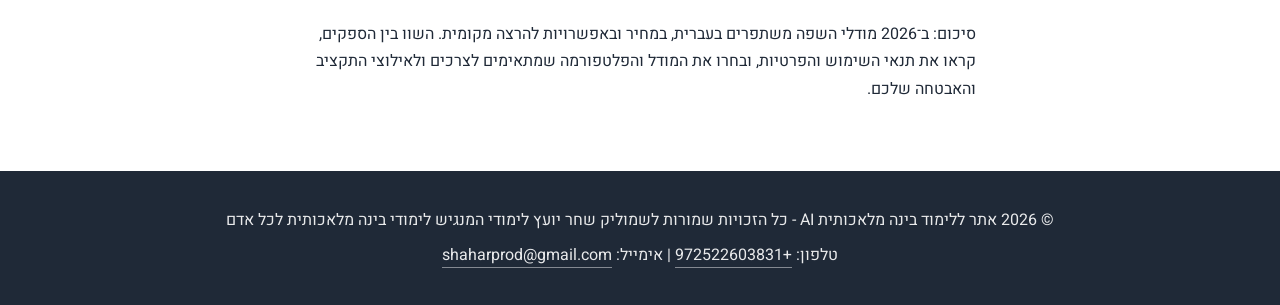
<file: article-llm-2026.html>
<!DOCTYPE html>
<html lang="he" dir="rtl">
<head>
  <meta charset="UTF-8">
  <meta name="viewport" content="width=device-width, initial-scale=1">
  <title>מודלים חדשים לשפה וטקסט – מה השתנה ב־2026 | אתר ללימוד בינה מלאכותית AI</title>
  <link rel="icon" type="image/png" href="images/logo.png">
  <link rel="stylesheet" href="style.css">
  <link href="https://fonts.googleapis.com/css2?family=Heebo:wght@300;400;500;600;700&display=swap" rel="stylesheet">
</head>
<body>
  <header class="header">
    <nav class="nav">
      <div class="logo">
        <a href="index.html">
          <img src="images/logo.png" alt="לוגו" class="logo-icon">
          <span class="logo-text">לימוד בינה מלאכותית AI</span>
        </a>
      </div>
      <ul class="nav-links">
        <li><a href="index.html#home">בית</a></li>
        <li><a href="index.html#articles">כתבות</a></li>
        <li><a href="https://shaharprod.github.io/AI-learning/pages/ai-tools.html" target="_blank" rel="noopener">כלים</a></li>
        <li><a href="index.html#about">אודות</a></li>
      </ul>
      <button type="button" class="mobile-menu-btn" aria-label="תפריט"><span></span><span></span><span></span></button>
    </nav>
  </header>
  <main class="article-page">
    <div class="container">
    <a href="index.html#articles" class="back-link">← חזרה לכתבות</a>
    <article>
      <header class="article-header">
        <div class="article-date">15 במרץ 2026</div>
        <h1>מודלים חדשים לשפה וטקסט – מה השתנה ב־2026</h1>
      </header>
      <div class="prose">
        <p>שנת 2026 מביאה איתה גל חדש של מודלי שפה (LLM) שמשפרים משמעותית את היכולות בעברית, באנגלית ובשפות נוספות. במאמר זה נסכם את השינויים המרכזיים ואת מה שכדאי לקחת בחשבון בבחירת מודל לפרויקטים שלכם, כולל קישורים לספקים המובילים.</p>
        <h2>שיפור ביכולות עברית</h2>
        <p>מודלים ששוחררו או עודכנו ב־2025–2026 מציגים ביצועים טובים יותר בטקסט עברי: פחות טעויות דקדוק, הבנה טובה יותר של הקשר וסגנון כתיבה טבעי יותר. חברות מובילות משקיעות במאגרי אימון בעברית ובבדיקות איכות ייעודיות לשפה, וזה מורגש במיוחד במשימות כמו סיכום, תרגום ותשובות ללקוחות.</p>
        <p>בבדיקות שערכו מומחים בתחום ראינו שיפור ניכר במשימות של סיכום מסמכים ארוכים, כתיבת מיילים רשמיים ותרגום טכני. המודלים מתמודדים טוב יותר עם ניקוד חלקי, עם ערבוב עברית ואנגלית ועם מונחים מקצועיים. למרות זאת, עדיין מומלץ לעבור עין אנושית על טקסטים רגישים לפני פרסום. למי שמחפש כלי צ'אט בעברית, אפשר להתחיל עם <a href="https://shaharprod.github.io/AI-learning/pages/ai-tools.html#chatgpt" target="_blank" rel="noopener">ChatGPT</a>, <a href="https://shaharprod.github.io/AI-learning/pages/ai-tools.html#claude" target="_blank" rel="noopener">Claude</a> או <a href="https://shaharprod.github.io/AI-learning/pages/ai-tools.html#gemini" target="_blank" rel="noopener">Google Gemini</a> – כולם תומכים בעברית ברמות שונות.</p>
        <h2>רב־לשוניות ומחירים</h2>
        <p>רוב המודלים המובילים היום הם רב־לשוניים כברירת מחדל. המגמה היא להציע API במחיר לכל טוקן נמוך יותר, יחד עם אפשרויות למודלים קלים יותר (smaller models) שמתאימים לעבודה מקומית או לעומסים גבוהים. כדאי להשוות לא רק ביצועים אלא גם עלות להרצה ולבדוק אם יש הנחות לשימוש קבוע.</p>
        <p>חלק מהספקים מציעים חבילות חודשיות עם כמות טוקנים קבועה במחיר מוזל, ואחרים גובים רק לפי שימוש. אם האפליקציה שלכם צפויה לגדול, בדקו מראש מה קורה כשעוברים את הסף החינמי ומה העלות הצפויה בעשרות או מאות אלפי בקשות בחודש. השוואת מחירים בין <a href="https://shaharprod.github.io/AI-learning/pages/ai-tools.html#chatgpt" target="_blank" rel="noopener">OpenAI</a>, <a href="https://shaharprod.github.io/AI-learning/pages/ai-tools.html#gemini" target="_blank" rel="noopener">Google AI</a>, <a href="https://shaharprod.github.io/AI-learning/pages/ai-tools.html#claude" target="_blank" rel="noopener">Anthropic</a>, <a href="https://shaharprod.github.io/AI-learning/pages/ai-tools.html" target="_blank" rel="noopener">Meta AI</a> וספקים מקומיים יכולה לחסוך אלפי שקלים בשנה.</p>
        <h2>מודלים מקומיים ופרטיות</h2>
        <p>גם מודלים שרצים על תשתית מקומית או פרטית משתפרים במהירות. אפשר להריץ מודלים בגודל בינוני על מחשב חזק או על שרת פנימי ולקבל ביצועים סבירים בעברית ללא שליחת נתונים לענן. זה רלוונטי במיוחד לארגונים עם דרישות פרטיות או אבטחה מחמירות. כלים כמו <a href="https://shaharprod.github.io/AI-learning/pages/ai-tools.html#notebook-lm" target="_blank" rel="noopener">Notebook LM</a> מאפשרים לעבוד עם מסמכים שלכם בלי להעלות אותם לשרתים ציבוריים – מתאים ללימוד ולניסויים.</p>
        <p>כדאי גם לשים לב לגישת ה־fine-tuning: ארגונים שצריכים ביצועים גבוהים בתחום ספציפי יכולים לאמן גרסה מותאמת של מודל קיים על הנתונים שלהם. זה דורש השקעה ראשונית בזמן ובמשאבים, אבל התוצאות יכולות להיות מרשימות – במיוחד בתחומים כמו משפטים, רפואה או שירות לקוחות בעברית. אם אין לכם צוות טכני, ספקים מסוימים מציעים שירותי fine-tuning מנוהלים.</p>
        <h2>מה צפוי בהמשך השנה</h2>
        <p>התעשייה ממשיכה לפתח מודלים יעילים יותר (פחות פרמטרים, ביצועים דומים), תמיכה טובה יותר ב־tools ו־agents, ושילוב עם מערכות ארגוניות. בדף הכתבות כאן נמשיך לעדכן על מודלים חדשים, אינטגרציה ובדיקות – עקבו אחרי העדכונים. מומלץ גם לעיין בסעיף <a href="https://shaharprod.github.io/AI-learning/pages/ai-tools.html" target="_blank" rel="noopener">כלי AI פופולריים</a> בעמוד הראשי כדי לגשת ישירות לאתרי הספקים.</p>
        <p>טיפ מעשי: לפני שמתחייבים לספק מסוים, כדאי להריץ בדיקה השוואתית עם אותו prompt בשלושה מודלים שונים ולהשוות את איכות התוצאות, זמן התגובה והעלות. בדיקה כזו לוקחת כחצי שעה ויכולה לחסוך אלפי שקלים בטווח הארוך. שימו לב גם לתמיכה הטכנית של כל ספק ולאיכות התיעוד – אלה גורמים שמשפיעים מאוד על חוויית העבודה היומיומית.</p>
        <p>סיכום: ב־2026 מודלי השפה משתפרים בעברית, במחיר ובאפשרויות להרצה מקומית. השוו בין הספקים, קראו את תנאי השימוש והפרטיות, ובחרו את המודל והפלטפורמה שמתאימים לצרכים ולאילוצי התקציב והאבטחה שלכם.</p>
      </div>
    </article>
    </div>
  </main>
  <footer class="footer">
    <div class="container">
      <p>© 2026 אתר ללימוד בינה מלאכותית AI - כל הזכויות שמורות לשמוליק שחר יועץ לימודי המנגיש לימודי בינה מלאכותית לכל אדם</p>
      <p class="footer-contact">טלפון: <a href="tel:+972522603831">+972522603831</a> | אימייל: <a href="mailto:shaharprod@gmail.com">shaharprod@gmail.com</a></p>
    </div>
  </footer>
  <script src="script.js"></script>
</body>
</html>
</file>
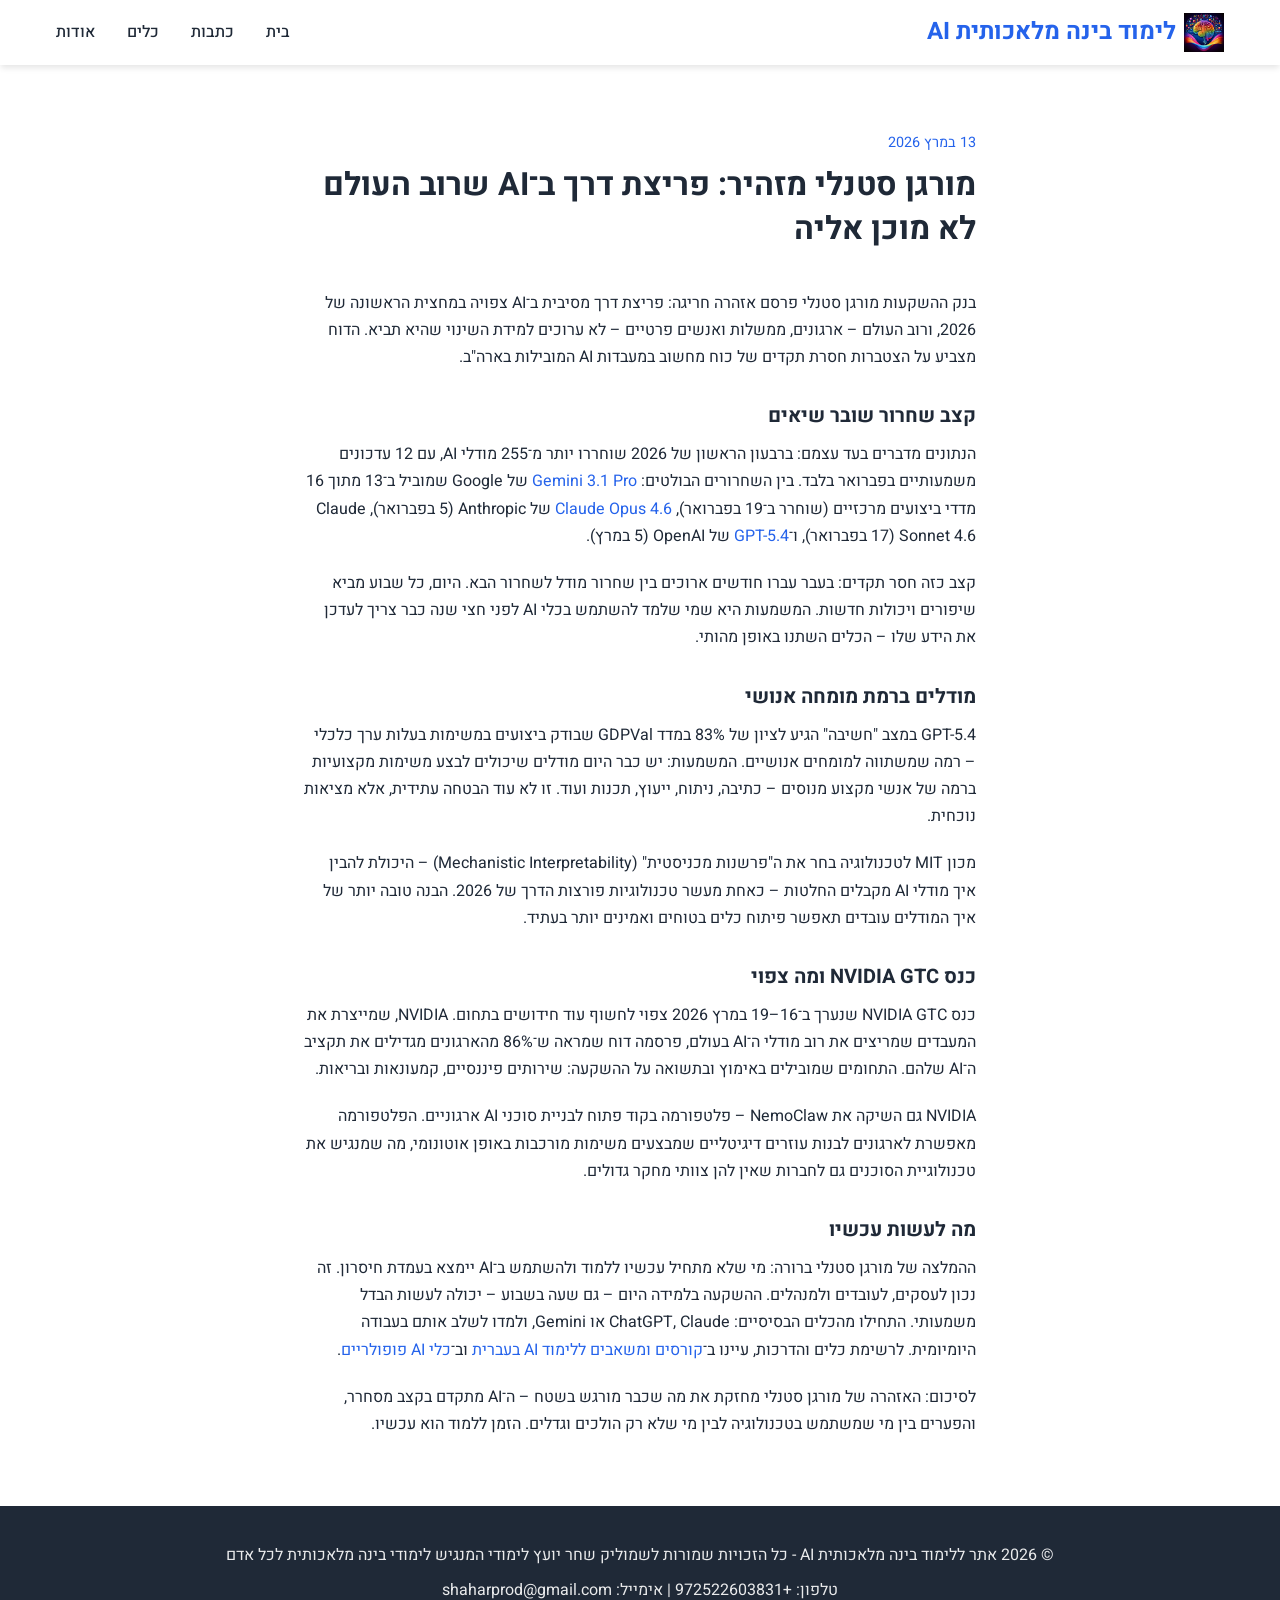
<file: article-morgan-stanley-ai.html>
<!DOCTYPE html>
<html lang="he" dir="rtl">
<head>
  <meta charset="UTF-8">
  <meta name="viewport" content="width=device-width, initial-scale=1">
  <title>מורגן סטנלי מזהיר: פריצת דרך ב־AI שרוב העולם לא מוכן אליה | אתר ללימוד בינה מלאכותית AI</title>
  <link rel="icon" type="image/png" href="images/logo.png">
  <link rel="stylesheet" href="style.css">
  <link href="https://fonts.googleapis.com/css2?family=Heebo:wght@300;400;500;600;700&display=swap" rel="stylesheet">
</head>
<body>
  <header class="header">
    <nav class="nav">
      <div class="logo">
        <a href="index.html">
          <img src="images/logo.png" alt="לוגו" class="logo-icon">
          <span class="logo-text">לימוד בינה מלאכותית AI</span>
        </a>
      </div>
      <ul class="nav-links">
        <li><a href="index.html#home">בית</a></li>
        <li><a href="index.html#articles">כתבות</a></li>
        <li><a href="https://shaharprod.github.io/AI-learning/pages/ai-tools.html" target="_blank" rel="noopener">כלים</a></li>
        <li><a href="index.html#about">אודות</a></li>
      </ul>
      <button type="button" class="mobile-menu-btn" aria-label="תפריט"><span></span><span></span><span></span></button>
    </nav>
  </header>
  <main class="article-page">
    <div class="container">
    <a href="index.html#articles" class="back-link">← חזרה לכתבות</a>
    <article>
      <header class="article-header">
        <div class="article-date">13 במרץ 2026</div>
        <h1>מורגן סטנלי מזהיר: פריצת דרך ב־AI שרוב העולם לא מוכן אליה</h1>
      </header>
      <div class="prose">
        <p>בנק ההשקעות מורגן סטנלי פרסם אזהרה חריגה: פריצת דרך מסיבית ב־AI צפויה במחצית הראשונה של 2026, ורוב העולם – ארגונים, ממשלות ואנשים פרטיים – לא ערוכים למידת השינוי שהיא תביא. הדוח מצביע על הצטברות חסרת תקדים של כוח מחשוב במעבדות AI המובילות בארה"ב.</p>
        <h2>קצב שחרור שובר שיאים</h2>
        <p>הנתונים מדברים בעד עצמם: ברבעון הראשון של 2026 שוחררו יותר מ־255 מודלי AI, עם 12 עדכונים משמעותיים בפברואר בלבד. בין השחרורים הבולטים: <a href="https://gemini.google.com" target="_blank" rel="noopener">Gemini 3.1 Pro</a> של Google שמוביל ב־13 מתוך 16 מדדי ביצועים מרכזיים (שוחרר ב־19 בפברואר), <a href="https://claude.ai" target="_blank" rel="noopener">Claude Opus 4.6</a> של Anthropic (5 בפברואר), Claude Sonnet 4.6 (17 בפברואר), ו־<a href="https://chat.openai.com" target="_blank" rel="noopener">GPT-5.4</a> של OpenAI (5 במרץ).</p>
        <p>קצב כזה חסר תקדים: בעבר עברו חודשים ארוכים בין שחרור מודל לשחרור הבא. היום, כל שבוע מביא שיפורים ויכולות חדשות. המשמעות היא שמי שלמד להשתמש בכלי AI לפני חצי שנה כבר צריך לעדכן את הידע שלו – הכלים השתנו באופן מהותי.</p>
        <h2>מודלים ברמת מומחה אנושי</h2>
        <p>GPT-5.4 במצב "חשיבה" הגיע לציון של 83% במדד GDPVal שבודק ביצועים במשימות בעלות ערך כלכלי – רמה שמשתווה למומחים אנושיים. המשמעות: יש כבר היום מודלים שיכולים לבצע משימות מקצועיות ברמה של אנשי מקצוע מנוסים – כתיבה, ניתוח, ייעוץ, תכנות ועוד. זו לא עוד הבטחה עתידית, אלא מציאות נוכחית.</p>
        <p>מכון MIT לטכנולוגיה בחר את ה"פרשנות מכניסטית" (Mechanistic Interpretability) – היכולת להבין איך מודלי AI מקבלים החלטות – כאחת מעשר טכנולוגיות פורצות הדרך של 2026. הבנה טובה יותר של איך המודלים עובדים תאפשר פיתוח כלים בטוחים ואמינים יותר בעתיד.</p>
        <h2>כנס NVIDIA GTC ומה צפוי</h2>
        <p>כנס NVIDIA GTC שנערך ב־16–19 במרץ 2026 צפוי לחשוף עוד חידושים בתחום. NVIDIA, שמייצרת את המעבדים שמריצים את רוב מודלי ה־AI בעולם, פרסמה דוח שמראה ש־86% מהארגונים מגדילים את תקציב ה־AI שלהם. התחומים שמובילים באימוץ ובתשואה על ההשקעה: שירותים פיננסיים, קמעונאות ובריאות.</p>
        <p>NVIDIA גם השיקה את NemoClaw – פלטפורמה בקוד פתוח לבניית סוכני AI ארגוניים. הפלטפורמה מאפשרת לארגונים לבנות עוזרים דיגיטליים שמבצעים משימות מורכבות באופן אוטונומי, מה שמנגיש את טכנולוגיית הסוכנים גם לחברות שאין להן צוותי מחקר גדולים.</p>
        <h2>מה לעשות עכשיו</h2>
        <p>ההמלצה של מורגן סטנלי ברורה: מי שלא מתחיל עכשיו ללמוד ולהשתמש ב־AI יימצא בעמדת חיסרון. זה נכון לעסקים, לעובדים ולמנהלים. ההשקעה בלמידה היום – גם שעה בשבוע – יכולה לעשות הבדל משמעותי. התחילו מהכלים הבסיסיים: ChatGPT, Claude או Gemini, ולמדו לשלב אותם בעבודה היומיומית. לרשימת כלים והדרכות, עיינו ב־<a href="article-courses-hebrew.html">קורסים ומשאבים ללימוד AI בעברית</a> וב־<a href="https://shaharprod.github.io/AI-learning/pages/ai-tools.html" target="_blank" rel="noopener">כלי AI פופולריים</a>.</p>
        <p>לסיכום: האזהרה של מורגן סטנלי מחזקת את מה שכבר מורגש בשטח – ה־AI מתקדם בקצב מסחרר, והפערים בין מי שמשתמש בטכנולוגיה לבין מי שלא רק הולכים וגדלים. הזמן ללמוד הוא עכשיו.</p>
      </div>
    </article>
    </div>
  </main>
  <footer class="footer">
    <div class="container">
      <p>© 2026 אתר ללימוד בינה מלאכותית AI - כל הזכויות שמורות לשמוליק שחר יועץ לימודי המנגיש לימודי בינה מלאכותית לכל אדם</p>
      <p class="footer-contact">טלפון: <a href="tel:+972522603831">+972522603831</a> | אימייל: <a href="mailto:shaharprod@gmail.com">shaharprod@gmail.com</a></p>
    </div>
  </footer>
  <script src="script.js"></script>
</body>
</html>
</file>
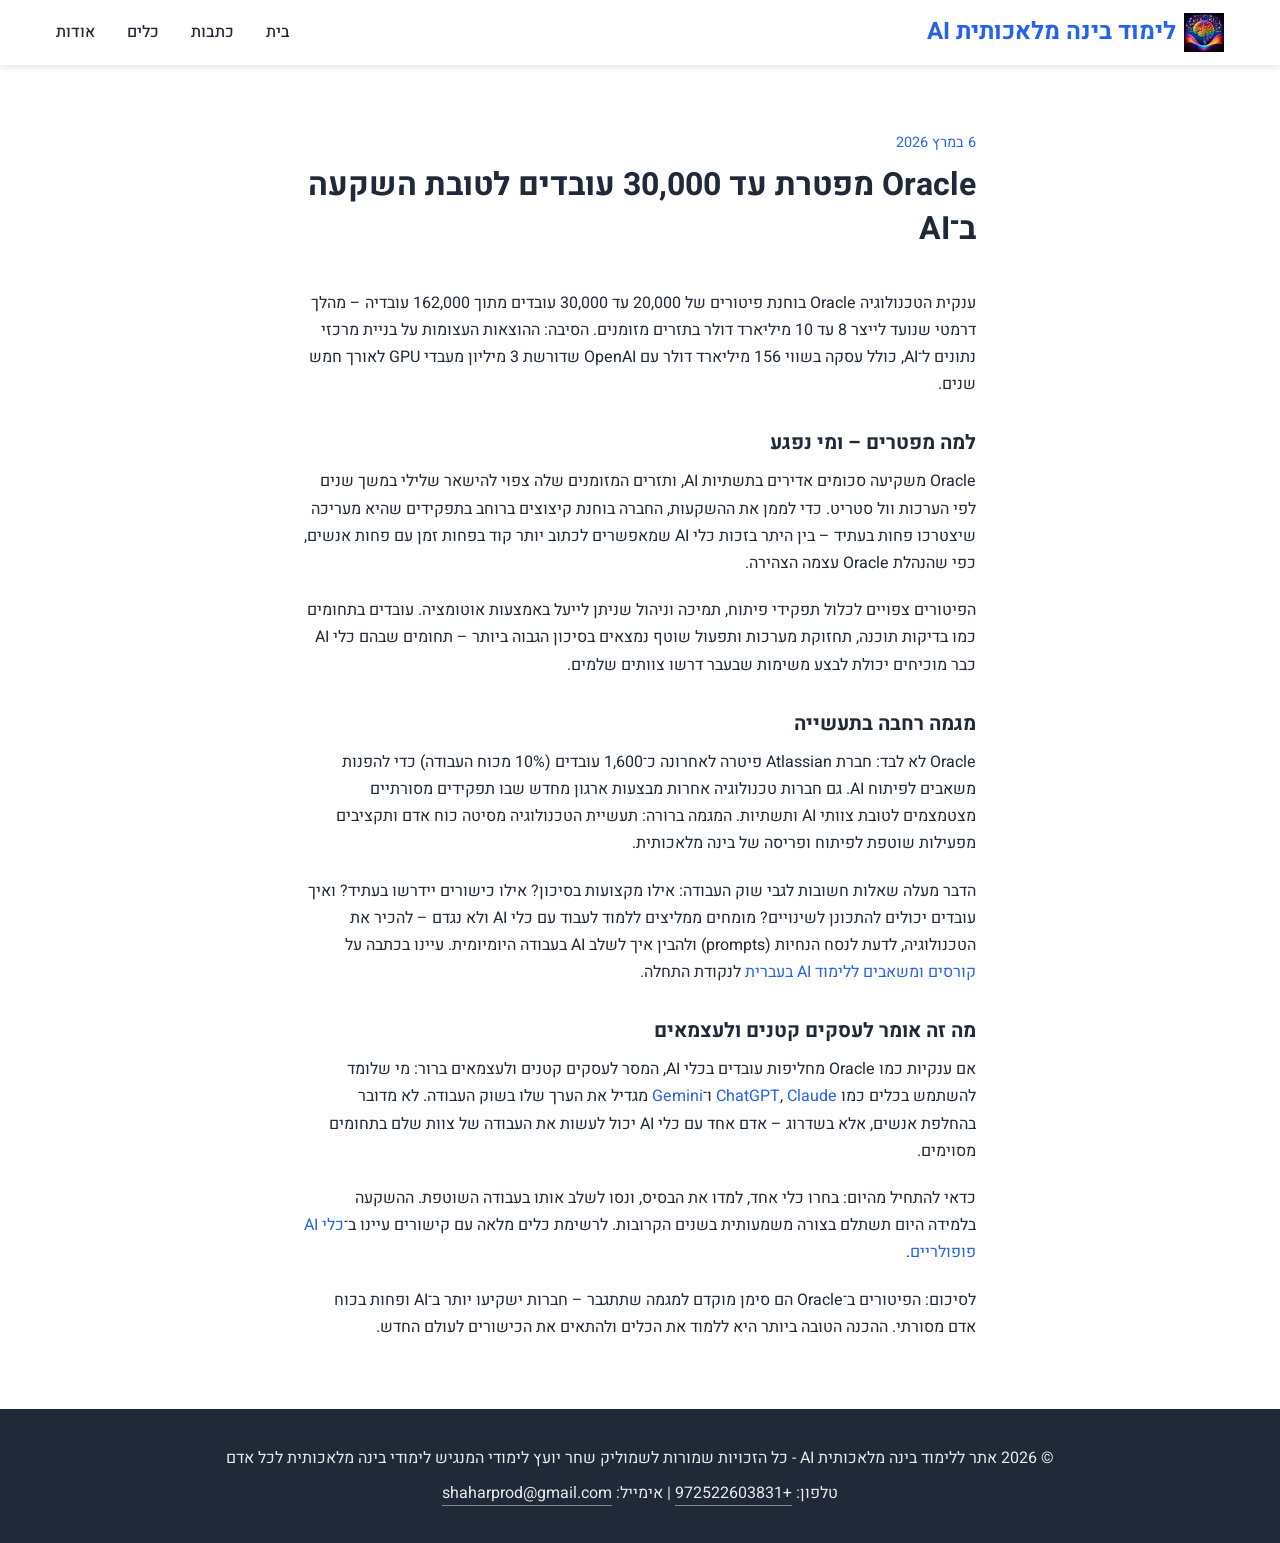
<file: article-oracle-layoffs-ai.html>
<!DOCTYPE html>
<html lang="he" dir="rtl">
<head>
  <meta charset="UTF-8">
  <meta name="viewport" content="width=device-width, initial-scale=1">
  <title>Oracle מפטרת עד 30,000 עובדים לטובת השקעה ב־AI | אתר ללימוד בינה מלאכותית AI</title>
  <link rel="icon" type="image/png" href="images/logo.png">
  <link rel="stylesheet" href="style.css">
  <link href="https://fonts.googleapis.com/css2?family=Heebo:wght@300;400;500;600;700&display=swap" rel="stylesheet">
</head>
<body>
  <header class="header">
    <nav class="nav">
      <div class="logo">
        <a href="index.html">
          <img src="images/logo.png" alt="לוגו" class="logo-icon">
          <span class="logo-text">לימוד בינה מלאכותית AI</span>
        </a>
      </div>
      <ul class="nav-links">
        <li><a href="index.html#home">בית</a></li>
        <li><a href="index.html#articles">כתבות</a></li>
        <li><a href="https://shaharprod.github.io/AI-learning/pages/ai-tools.html" target="_blank" rel="noopener">כלים</a></li>
        <li><a href="index.html#about">אודות</a></li>
      </ul>
      <button type="button" class="mobile-menu-btn" aria-label="תפריט"><span></span><span></span><span></span></button>
    </nav>
  </header>
  <main class="article-page">
    <div class="container">
    <a href="index.html#articles" class="back-link">← חזרה לכתבות</a>
    <article>
      <header class="article-header">
        <div class="article-date">6 במרץ 2026</div>
        <h1>Oracle מפטרת עד 30,000 עובדים לטובת השקעה ב־AI</h1>
      </header>
      <div class="prose">
        <p>ענקית הטכנולוגיה Oracle בוחנת פיטורים של 20,000 עד 30,000 עובדים מתוך 162,000 עובדיה – מהלך דרמטי שנועד לייצר 8 עד 10 מיליארד דולר בתזרים מזומנים. הסיבה: ההוצאות העצומות על בניית מרכזי נתונים ל־AI, כולל עסקה בשווי 156 מיליארד דולר עם OpenAI שדורשת 3 מיליון מעבדי GPU לאורך חמש שנים.</p>
        <h2>למה מפטרים – ומי נפגע</h2>
        <p>Oracle משקיעה סכומים אדירים בתשתיות AI, ותזרים המזומנים שלה צפוי להישאר שלילי במשך שנים לפי הערכות וול סטריט. כדי לממן את ההשקעות, החברה בוחנת קיצוצים ברוחב בתפקידים שהיא מעריכה שיצטרכו פחות בעתיד – בין היתר בזכות כלי AI שמאפשרים לכתוב יותר קוד בפחות זמן עם פחות אנשים, כפי שהנהלת Oracle עצמה הצהירה.</p>
        <p>הפיטורים צפויים לכלול תפקידי פיתוח, תמיכה וניהול שניתן לייעל באמצעות אוטומציה. עובדים בתחומים כמו בדיקות תוכנה, תחזוקת מערכות ותפעול שוטף נמצאים בסיכון הגבוה ביותר – תחומים שבהם כלי AI כבר מוכיחים יכולת לבצע משימות שבעבר דרשו צוותים שלמים.</p>
        <h2>מגמה רחבה בתעשייה</h2>
        <p>Oracle לא לבד: חברת Atlassian פיטרה לאחרונה כ־1,600 עובדים (10% מכוח העבודה) כדי להפנות משאבים לפיתוח AI. גם חברות טכנולוגיה אחרות מבצעות ארגון מחדש שבו תפקידים מסורתיים מצטמצמים לטובת צוותי AI ותשתיות. המגמה ברורה: תעשיית הטכנולוגיה מסיטה כוח אדם ותקציבים מפעילות שוטפת לפיתוח ופריסה של בינה מלאכותית.</p>
        <p>הדבר מעלה שאלות חשובות לגבי שוק העבודה: אילו מקצועות בסיכון? אילו כישורים יידרשו בעתיד? ואיך עובדים יכולים להתכונן לשינויים? מומחים ממליצים ללמוד לעבוד עם כלי AI ולא נגדם – להכיר את הטכנולוגיה, לדעת לנסח הנחיות (prompts) ולהבין איך לשלב AI בעבודה היומיומית. עיינו בכתבה על <a href="article-courses-hebrew.html">קורסים ומשאבים ללימוד AI בעברית</a> לנקודת התחלה.</p>
        <h2>מה זה אומר לעסקים קטנים ולעצמאים</h2>
        <p>אם ענקיות כמו Oracle מחליפות עובדים בכלי AI, המסר לעסקים קטנים ולעצמאים ברור: מי שלומד להשתמש בכלים כמו <a href="https://chat.openai.com" target="_blank" rel="noopener">ChatGPT</a>, <a href="https://claude.ai" target="_blank" rel="noopener">Claude</a> ו־<a href="https://gemini.google.com" target="_blank" rel="noopener">Gemini</a> מגדיל את הערך שלו בשוק העבודה. לא מדובר בהחלפת אנשים, אלא בשדרוג – אדם אחד עם כלי AI יכול לעשות את העבודה של צוות שלם בתחומים מסוימים.</p>
        <p>כדאי להתחיל מהיום: בחרו כלי אחד, למדו את הבסיס, ונסו לשלב אותו בעבודה השוטפת. ההשקעה בלמידה היום תשתלם בצורה משמעותית בשנים הקרובות. לרשימת כלים מלאה עם קישורים עיינו ב־<a href="https://shaharprod.github.io/AI-learning/pages/ai-tools.html" target="_blank" rel="noopener">כלי AI פופולריים</a>.</p>
        <p>לסיכום: הפיטורים ב־Oracle הם סימן מוקדם למגמה שתתגבר – חברות ישקיעו יותר ב־AI ופחות בכוח אדם מסורתי. ההכנה הטובה ביותר היא ללמוד את הכלים ולהתאים את הכישורים לעולם החדש.</p>
      </div>
    </article>
    </div>
  </main>
  <footer class="footer">
    <div class="container">
      <p>© 2026 אתר ללימוד בינה מלאכותית AI - כל הזכויות שמורות לשמוליק שחר יועץ לימודי המנגיש לימודי בינה מלאכותית לכל אדם</p>
      <p class="footer-contact">טלפון: <a href="tel:+972522603831">+972522603831</a> | אימייל: <a href="mailto:shaharprod@gmail.com">shaharprod@gmail.com</a></p>
    </div>
  </footer>
  <script src="script.js"></script>
</body>
</html>
</file>
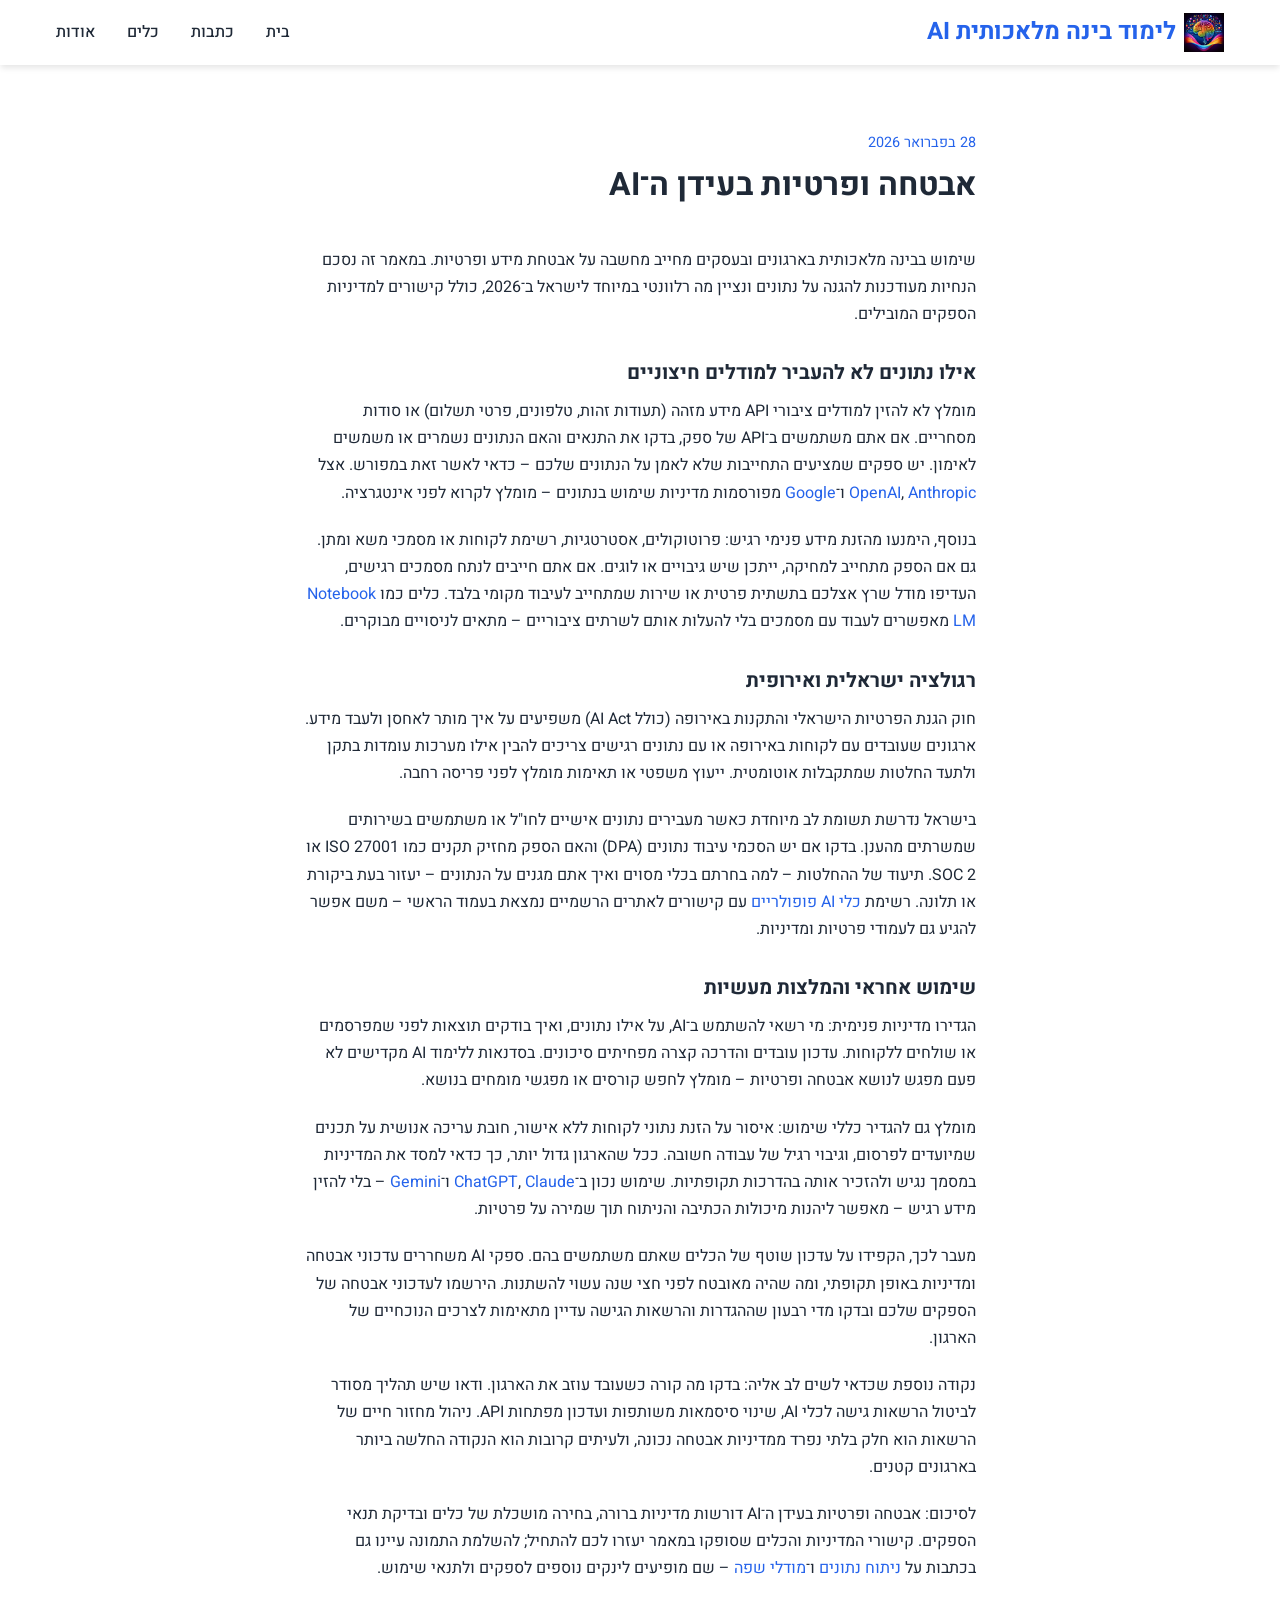
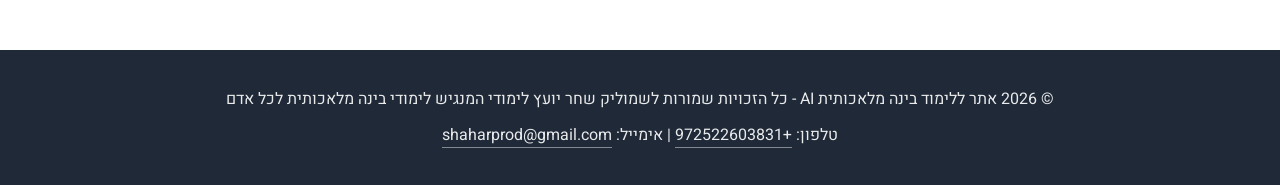
<file: article-security-ai.html>
<!DOCTYPE html>
<html lang="he" dir="rtl">
<head>
  <meta charset="UTF-8">
  <meta name="viewport" content="width=device-width, initial-scale=1">
  <title>אבטחה ופרטיות בעידן ה־AI | אתר ללימוד בינה מלאכותית AI</title>
  <link rel="icon" type="image/png" href="images/logo.png">
  <link rel="stylesheet" href="style.css">
  <link href="https://fonts.googleapis.com/css2?family=Heebo:wght@300;400;500;600;700&display=swap" rel="stylesheet">
</head>
<body>
  <header class="header">
    <nav class="nav">
      <div class="logo">
        <a href="index.html">
          <img src="images/logo.png" alt="לוגו" class="logo-icon">
          <span class="logo-text">לימוד בינה מלאכותית AI</span>
        </a>
      </div>
      <ul class="nav-links">
        <li><a href="index.html#home">בית</a></li>
        <li><a href="index.html#articles">כתבות</a></li>
        <li><a href="https://shaharprod.github.io/AI-learning/pages/ai-tools.html" target="_blank" rel="noopener">כלים</a></li>
        <li><a href="index.html#about">אודות</a></li>
      </ul>
      <button type="button" class="mobile-menu-btn" aria-label="תפריט"><span></span><span></span><span></span></button>
    </nav>
  </header>
  <main class="article-page">
    <div class="container">
    <a href="index.html#articles" class="back-link">← חזרה לכתבות</a>
    <article>
      <header class="article-header">
        <div class="article-date">28 בפברואר 2026</div>
        <h1>אבטחה ופרטיות בעידן ה־AI</h1>
      </header>
      <div class="prose">
        <p>שימוש בבינה מלאכותית בארגונים ובעסקים מחייב מחשבה על אבטחת מידע ופרטיות. במאמר זה נסכם הנחיות מעודכנות להגנה על נתונים ונציין מה רלוונטי במיוחד לישראל ב־2026, כולל קישורים למדיניות הספקים המובילים.</p>
        <h2>אילו נתונים לא להעביר למודלים חיצוניים</h2>
        <p>מומלץ לא להזין למודלים ציבורי API מידע מזהה (תעודות זהות, טלפונים, פרטי תשלום) או סודות מסחריים. אם אתם משתמשים ב־API של ספק, בדקו את התנאים והאם הנתונים נשמרים או משמשים לאימון. יש ספקים שמציעים התחייבות שלא לאמן על הנתונים שלכם – כדאי לאשר זאת במפורש. אצל <a href="https://shaharprod.github.io/AI-learning/pages/ai-tools.html#chatgpt" target="_blank" rel="noopener">OpenAI</a>, <a href="https://shaharprod.github.io/AI-learning/pages/ai-tools.html#claude" target="_blank" rel="noopener">Anthropic</a> ו־<a href="https://shaharprod.github.io/AI-learning/pages/ai-tools.html#gemini" target="_blank" rel="noopener">Google</a> מפורסמות מדיניות שימוש בנתונים – מומלץ לקרוא לפני אינטגרציה.</p>
        <p>בנוסף, הימנעו מהזנת מידע פנימי רגיש: פרוטוקולים, אסטרטגיות, רשימת לקוחות או מסמכי משא ומתן. גם אם הספק מתחייב למחיקה, ייתכן שיש גיבויים או לוגים. אם אתם חייבים לנתח מסמכים רגישים, העדיפו מודל שרץ אצלכם בתשתית פרטית או שירות שמתחייב לעיבוד מקומי בלבד. כלים כמו <a href="https://shaharprod.github.io/AI-learning/pages/ai-tools.html#notebook-lm" target="_blank" rel="noopener">Notebook LM</a> מאפשרים לעבוד עם מסמכים בלי להעלות אותם לשרתים ציבוריים – מתאים לניסויים מבוקרים.</p>
        <h2>רגולציה ישראלית ואירופית</h2>
        <p>חוק הגנת הפרטיות הישראלי והתקנות באירופה (כולל AI Act) משפיעים על איך מותר לאחסן ולעבד מידע. ארגונים שעובדים עם לקוחות באירופה או עם נתונים רגישים צריכים להבין אילו מערכות עומדות בתקן ולתעד החלטות שמתקבלות אוטומטית. ייעוץ משפטי או תאימות מומלץ לפני פריסה רחבה.</p>
        <p>בישראל נדרשת תשומת לב מיוחדת כאשר מעבירים נתונים אישיים לחו"ל או משתמשים בשירותים שמשרתים מהענן. בדקו אם יש הסכמי עיבוד נתונים (DPA) והאם הספק מחזיק תקנים כמו ISO 27001 או SOC 2. תיעוד של ההחלטות – למה בחרתם בכלי מסוים ואיך אתם מגנים על הנתונים – יעזור בעת ביקורת או תלונה. רשימת <a href="https://shaharprod.github.io/AI-learning/pages/ai-tools.html" target="_blank" rel="noopener">כלי AI פופולריים</a> עם קישורים לאתרים הרשמיים נמצאת בעמוד הראשי – משם אפשר להגיע גם לעמודי פרטיות ומדיניות.</p>
        <h2>שימוש אחראי והמלצות מעשיות</h2>
        <p>הגדירו מדיניות פנימית: מי רשאי להשתמש ב־AI, על אילו נתונים, ואיך בודקים תוצאות לפני שמפרסמים או שולחים ללקוחות. עדכון עובדים והדרכה קצרה מפחיתים סיכונים. בסדנאות ללימוד AI מקדישים לא פעם מפגש לנושא אבטחה ופרטיות – מומלץ לחפש קורסים או מפגשי מומחים בנושא.</p>
        <p>מומלץ גם להגדיר כללי שימוש: איסור על הזנת נתוני לקוחות ללא אישור, חובת עריכה אנושית על תכנים שמיועדים לפרסום, וגיבוי רגיל של עבודה חשובה. ככל שהארגון גדול יותר, כך כדאי למסד את המדיניות במסמך נגיש ולהזכיר אותה בהדרכות תקופתיות. שימוש נכון ב־<a href="https://shaharprod.github.io/AI-learning/pages/ai-tools.html#chatgpt" target="_blank" rel="noopener">ChatGPT</a>, <a href="https://shaharprod.github.io/AI-learning/pages/ai-tools.html#claude" target="_blank" rel="noopener">Claude</a> ו־<a href="https://shaharprod.github.io/AI-learning/pages/ai-tools.html#gemini" target="_blank" rel="noopener">Gemini</a> – בלי להזין מידע רגיש – מאפשר ליהנות מיכולות הכתיבה והניתוח תוך שמירה על פרטיות.</p>
        <p>מעבר לכך, הקפידו על עדכון שוטף של הכלים שאתם משתמשים בהם. ספקי AI משחררים עדכוני אבטחה ומדיניות באופן תקופתי, ומה שהיה מאובטח לפני חצי שנה עשוי להשתנות. הירשמו לעדכוני אבטחה של הספקים שלכם ובדקו מדי רבעון שההגדרות והרשאות הגישה עדיין מתאימות לצרכים הנוכחיים של הארגון.</p>
        <p>נקודה נוספת שכדאי לשים לב אליה: בדקו מה קורה כשעובד עוזב את הארגון. ודאו שיש תהליך מסודר לביטול הרשאות גישה לכלי AI, שינוי סיסמאות משותפות ועדכון מפתחות API. ניהול מחזור חיים של הרשאות הוא חלק בלתי נפרד ממדיניות אבטחה נכונה, ולעיתים קרובות הוא הנקודה החלשה ביותר בארגונים קטנים.</p>
        <p>לסיכום: אבטחה ופרטיות בעידן ה־AI דורשות מדיניות ברורה, בחירה מושכלת של כלים ובדיקת תנאי הספקים. קישורי המדיניות והכלים שסופקו במאמר יעזרו לכם להתחיל; להשלמת התמונה עיינו גם בכתבות על <a href="article-data-ai.html">ניתוח נתונים</a> ו־<a href="article-llm-2026.html">מודלי שפה</a> – שם מופיעים לינקים נוספים לספקים ולתנאי שימוש.</p>
      </div>
    </article>
    </div>
  </main>
  <footer class="footer">
    <div class="container">
      <p>© 2026 אתר ללימוד בינה מלאכותית AI - כל הזכויות שמורות לשמוליק שחר יועץ לימודי המנגיש לימודי בינה מלאכותית לכל אדם</p>
      <p class="footer-contact">טלפון: <a href="tel:+972522603831">+972522603831</a> | אימייל: <a href="mailto:shaharprod@gmail.com">shaharprod@gmail.com</a></p>
    </div>
  </footer>
  <script src="script.js"></script>
</body>
</html>
</file>
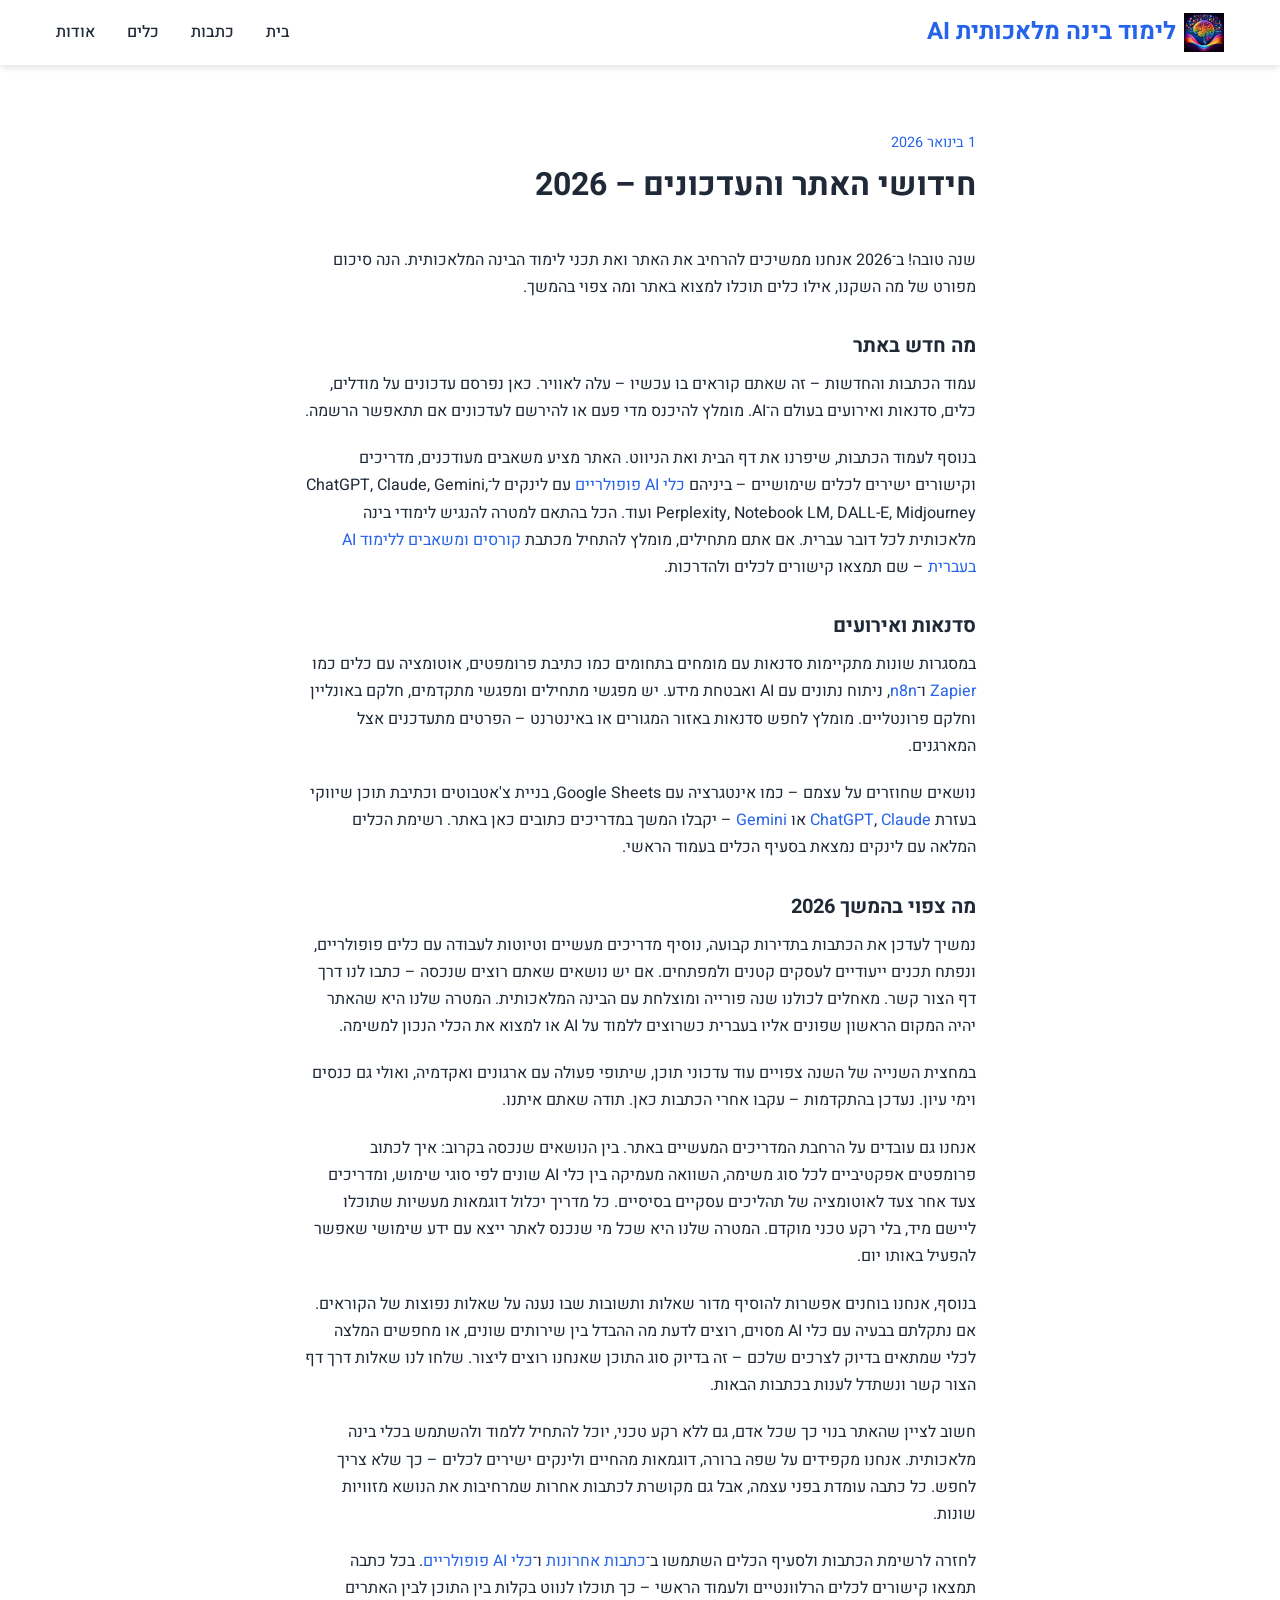
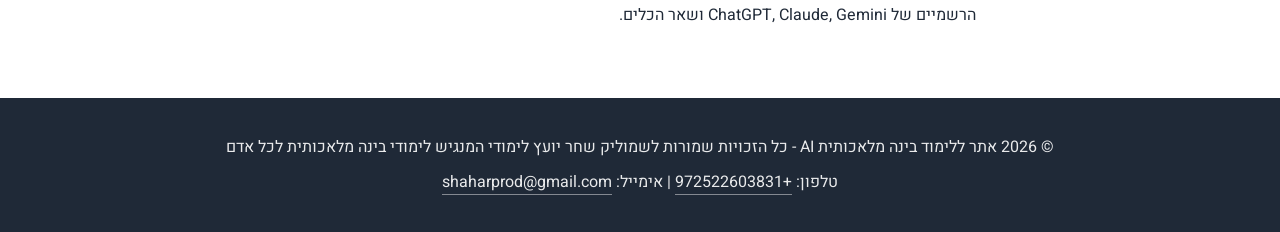
<file: article-updates-2026.html>
<!DOCTYPE html>
<html lang="he" dir="rtl">
<head>
  <meta charset="UTF-8">
  <meta name="viewport" content="width=device-width, initial-scale=1">
  <title>חידושי האתר והעדכונים – 2026 | אתר ללימוד בינה מלאכותית AI</title>
  <link rel="icon" type="image/png" href="images/logo.png">
  <link rel="stylesheet" href="style.css">
  <link href="https://fonts.googleapis.com/css2?family=Heebo:wght@300;400;500;600;700&display=swap" rel="stylesheet">
</head>
<body>
  <header class="header">
    <nav class="nav">
      <div class="logo">
        <a href="index.html">
          <img src="images/logo.png" alt="לוגו" class="logo-icon">
          <span class="logo-text">לימוד בינה מלאכותית AI</span>
        </a>
      </div>
      <ul class="nav-links">
        <li><a href="index.html#home">בית</a></li>
        <li><a href="index.html#articles">כתבות</a></li>
        <li><a href="https://shaharprod.github.io/AI-learning/pages/ai-tools.html" target="_blank" rel="noopener">כלים</a></li>
        <li><a href="index.html#about">אודות</a></li>
      </ul>
      <button type="button" class="mobile-menu-btn" aria-label="תפריט"><span></span><span></span><span></span></button>
    </nav>
  </header>
  <main class="article-page">
    <div class="container">
    <a href="index.html#articles" class="back-link">← חזרה לכתבות</a>
    <article>
      <header class="article-header">
        <div class="article-date">1 בינואר 2026</div>
        <h1>חידושי האתר והעדכונים – 2026</h1>
      </header>
      <div class="prose">
        <p>שנה טובה! ב־2026 אנחנו ממשיכים להרחיב את האתר ואת תכני לימוד הבינה המלאכותית. הנה סיכום מפורט של מה השקנו, אילו כלים תוכלו למצוא באתר ומה צפוי בהמשך.</p>
        <h2>מה חדש באתר</h2>
        <p>עמוד הכתבות והחדשות – זה שאתם קוראים בו עכשיו – עלה לאוויר. כאן נפרסם עדכונים על מודלים, כלים, סדנאות ואירועים בעולם ה־AI. מומלץ להיכנס מדי פעם או להירשם לעדכונים אם תתאפשר הרשמה.</p>
        <p>בנוסף לעמוד הכתבות, שיפרנו את דף הבית ואת הניווט. האתר מציע משאבים מעודכנים, מדריכים וקישורים ישירים לכלים שימושיים – ביניהם <a href="https://shaharprod.github.io/AI-learning/pages/ai-tools.html" target="_blank" rel="noopener">כלי AI פופולריים</a> עם לינקים ל־ChatGPT, Claude, Gemini, Perplexity, Notebook LM, DALL-E, Midjourney ועוד. הכל בהתאם למטרה להנגיש לימודי בינה מלאכותית לכל דובר עברית. אם אתם מתחילים, מומלץ להתחיל מכתבת <a href="article-courses-hebrew.html">קורסים ומשאבים ללימוד AI בעברית</a> – שם תמצאו קישורים לכלים ולהדרכות.</p>
        <h2>סדנאות ואירועים</h2>
        <p>במסגרות שונות מתקיימות סדנאות עם מומחים בתחומים כמו כתיבת פרומפטים, אוטומציה עם כלים כמו <a href="https://shaharprod.github.io/AI-learning/pages/ai-tools.html#zapier" target="_blank" rel="noopener">Zapier</a> ו־<a href="https://shaharprod.github.io/AI-learning/pages/ai-tools.html" target="_blank" rel="noopener">n8n</a>, ניתוח נתונים עם AI ואבטחת מידע. יש מפגשי מתחילים ומפגשי מתקדמים, חלקם באונליין וחלקם פרונטליים. מומלץ לחפש סדנאות באזור המגורים או באינטרנט – הפרטים מתעדכנים אצל המארגנים.</p>
        <p>נושאים שחוזרים על עצמם – כמו אינטגרציה עם Google Sheets, בניית צ'אטבוטים וכתיבת תוכן שיווקי בעזרת <a href="https://shaharprod.github.io/AI-learning/pages/ai-tools.html#chatgpt" target="_blank" rel="noopener">ChatGPT</a>, <a href="https://shaharprod.github.io/AI-learning/pages/ai-tools.html#claude" target="_blank" rel="noopener">Claude</a> או <a href="https://shaharprod.github.io/AI-learning/pages/ai-tools.html#gemini" target="_blank" rel="noopener">Gemini</a> – יקבלו המשך במדריכים כתובים כאן באתר. רשימת הכלים המלאה עם לינקים נמצאת בסעיף הכלים בעמוד הראשי.</p>
        <h2>מה צפוי בהמשך 2026</h2>
        <p>נמשיך לעדכן את הכתבות בתדירות קבועה, נוסיף מדריכים מעשיים וטיוטות לעבודה עם כלים פופולריים, ונפתח תכנים ייעודיים לעסקים קטנים ולמפתחים. אם יש נושאים שאתם רוצים שנכסה – כתבו לנו דרך דף הצור קשר. מאחלים לכולנו שנה פורייה ומוצלחת עם הבינה המלאכותית. המטרה שלנו היא שהאתר יהיה המקום הראשון שפונים אליו בעברית כשרוצים ללמוד על AI או למצוא את הכלי הנכון למשימה.</p>
        <p>במחצית השנייה של השנה צפויים עוד עדכוני תוכן, שיתופי פעולה עם ארגונים ואקדמיה, ואולי גם כנסים וימי עיון. נעדכן בהתקדמות – עקבו אחרי הכתבות כאן. תודה שאתם איתנו.</p>
        <p>אנחנו גם עובדים על הרחבת המדריכים המעשיים באתר. בין הנושאים שנכסה בקרוב: איך לכתוב פרומפטים אפקטיביים לכל סוג משימה, השוואה מעמיקה בין כלי AI שונים לפי סוגי שימוש, ומדריכים צעד אחר צעד לאוטומציה של תהליכים עסקיים בסיסיים. כל מדריך יכלול דוגמאות מעשיות שתוכלו ליישם מיד, בלי רקע טכני מוקדם. המטרה שלנו היא שכל מי שנכנס לאתר ייצא עם ידע שימושי שאפשר להפעיל באותו יום.</p>
        <p>בנוסף, אנחנו בוחנים אפשרות להוסיף מדור שאלות ותשובות שבו נענה על שאלות נפוצות של הקוראים. אם נתקלתם בבעיה עם כלי AI מסוים, רוצים לדעת מה ההבדל בין שירותים שונים, או מחפשים המלצה לכלי שמתאים בדיוק לצרכים שלכם – זה בדיוק סוג התוכן שאנחנו רוצים ליצור. שלחו לנו שאלות דרך דף הצור קשר ונשתדל לענות בכתבות הבאות.</p>
        <p>חשוב לציין שהאתר בנוי כך שכל אדם, גם ללא רקע טכני, יוכל להתחיל ללמוד ולהשתמש בכלי בינה מלאכותית. אנחנו מקפידים על שפה ברורה, דוגמאות מהחיים ולינקים ישירים לכלים – כך שלא צריך לחפש. כל כתבה עומדת בפני עצמה, אבל גם מקושרת לכתבות אחרות שמרחיבות את הנושא מזוויות שונות.</p>
        <p>לחזרה לרשימת הכתבות ולסעיף הכלים השתמשו ב־<a href="index.html#articles">כתבות אחרונות</a> ו־<a href="https://shaharprod.github.io/AI-learning/pages/ai-tools.html" target="_blank" rel="noopener">כלי AI פופולריים</a>. בכל כתבה תמצאו קישורים לכלים הרלוונטיים ולעמוד הראשי – כך תוכלו לנווט בקלות בין התוכן לבין האתרים הרשמיים של ChatGPT, Claude, Gemini ושאר הכלים.</p>
      </div>
    </article>
    </div>
  </main>
  <footer class="footer">
    <div class="container">
      <p>© 2026 אתר ללימוד בינה מלאכותית AI - כל הזכויות שמורות לשמוליק שחר יועץ לימודי המנגיש לימודי בינה מלאכותית לכל אדם</p>
      <p class="footer-contact">טלפון: <a href="tel:+972522603831">+972522603831</a> | אימייל: <a href="mailto:shaharprod@gmail.com">shaharprod@gmail.com</a></p>
    </div>
  </footer>
  <script src="script.js"></script>
</body>
</html>
</file>
<file: style.css>
/* ===== CSS Variables ===== */
:root {
    --primary: #2563EB;
    --primary-dark: #1D4ED8;
    --secondary: #7C3AED;
    --accent: #10B981;
    --background: #FFFFFF;
    --surface: #F3F4F6;
    --text: #1F2937;
    --text-light: #6B7280;
    --border: #E5E7EB;
    --shadow: 0 4px 6px -1px rgba(0, 0, 0, 0.1);
    --shadow-lg: 0 10px 15px -3px rgba(0, 0, 0, 0.1);
    --radius: 12px;
    --radius-sm: 8px;
}

/* ===== Reset & Base ===== */
* {
    margin: 0;
    padding: 0;
    box-sizing: border-box;
}

img, video, iframe {
    max-width: 100%;
    height: auto;
}

html {
    scroll-behavior: smooth;
    overflow-x: hidden;
}

body {
    font-family: 'Heebo', sans-serif;
    background-color: var(--background);
    color: var(--text);
    line-height: 1.7;
    direction: rtl;
    overflow-x: hidden;
    -webkit-text-size-adjust: 100%;
}

/* ===== Typography ===== */
h1, h2, h3, h4 {
    font-weight: 700;
    line-height: 1.3;
}

h1 {
    font-size: clamp(2rem, 5vw, 3.5rem);
}

h2 {
    font-size: clamp(1.75rem, 4vw, 2.5rem);
    margin-bottom: 2rem;
    text-align: center;
}

h3 {
    font-size: 1.25rem;
}

p {
    margin-bottom: 1rem;
}

a {
    color: var(--primary);
    text-decoration: none;
    transition: color 0.3s ease;
}

a:hover {
    color: var(--primary-dark);
}

/* ===== Layout ===== */
.container {
    max-width: 1200px;
    margin: 0 auto;
    padding: 0 1.5rem;
}

@media (max-width: 480px) {
    .container {
        padding: 0 1rem;
    }
}

.section {
    padding: 5rem 0;
}

/* ===== Header & Navigation ===== */
.header {
    position: fixed;
    top: 0;
    right: 0;
    left: 0;
    background: var(--background);
    box-shadow: var(--shadow);
    z-index: 1000;
    overflow-x: hidden;
}

.nav {
    display: flex;
    justify-content: space-between;
    align-items: center;
    flex-wrap: wrap;
    gap: 0.5rem;
    max-width: 1200px;
    margin: 0 auto;
    padding: 0.75rem 1rem;
    position: relative;
}

.logo {
    display: flex;
    align-items: center;
    gap: 0.5rem;
    font-size: 1.5rem;
    font-weight: 700;
    color: var(--primary);
    min-width: 0;
}

.logo a {
    display: flex;
    align-items: center;
    gap: 0.5rem;
    min-width: 0;
}

.logo-icon {
    display: block;
    width: 40px;
    height: 40px;
    object-fit: contain;
    flex-shrink: 0;
}

.logo-text {
    overflow-wrap: break-word;
    word-break: break-word;
}

.nav-links {
    display: flex;
    list-style: none;
    gap: 2rem;
}

.nav-links a {
    color: var(--text);
    font-weight: 500;
    padding: 0.5rem 0;
    position: relative;
}

.nav-links a::after {
    content: '';
    position: absolute;
    bottom: 0;
    right: 0;
    width: 0;
    height: 2px;
    background: var(--primary);
    transition: width 0.3s ease;
}

.nav-links a:hover::after {
    width: 100%;
}

/* Search box in nav */
.nav-search {
    display: flex;
    align-items: center;
    gap: 0.25rem;
}

.nav-search input[type="search"] {
    width: 160px;
    padding: 0.4rem 0.75rem;
    border: 1px solid var(--border);
    border-radius: var(--radius-sm);
    font-family: inherit;
    font-size: 0.9rem;
    direction: rtl;
    transition: width 0.2s ease, border-color 0.2s ease;
}

.nav-search input[type="search"]:focus {
    outline: none;
    border-color: var(--primary);
    width: 200px;
}

.nav-search button[type="submit"] {
    padding: 0.4rem 0.5rem;
    background: var(--primary);
    color: white;
    border: none;
    border-radius: var(--radius-sm);
    cursor: pointer;
    font-size: 1rem;
}

.nav-search button[type="submit"]:hover {
    background: var(--primary-dark);
}

.lang-switcher {
    display: flex;
    align-items: center;
    gap: 0.5rem;
    font-size: 0.875rem;
}
.lang-switcher a {
    color: var(--text-light);
}
.lang-switcher a:hover {
    color: var(--primary);
}
.lang-switcher .lang-active {
    font-weight: 600;
    color: var(--primary);
}

@media (max-width: 768px) {
    .nav-search {
        order: 3;
        flex: 1 1 100%;
        min-width: 0;
    }
    .nav-search input[type="search"] {
        width: 100%;
        max-width: none;
        min-width: 0;
    }
}

.mobile-menu-btn {
    display: none;
    flex-direction: column;
    gap: 5px;
    background: none;
    border: none;
    cursor: pointer;
    padding: 0.5rem;
}

.mobile-menu-btn span {
    display: block;
    width: 25px;
    height: 3px;
    background: var(--text);
    border-radius: 2px;
    transition: 0.3s;
}

/* ===== Hero Section ===== */
.hero {
    min-height: 100vh;
    display: flex;
    align-items: center;
    justify-content: center;
    text-align: center;
    background-image: linear-gradient(135deg, rgba(37, 99, 235, 0.8) 0%, rgba(124, 58, 237, 0.8) 100%), url('images/colorful%20digital%20media%20sy.png');
    background-size: cover;
    background-position: center 35%;
    background-repeat: no-repeat;
    color: white;
    padding: 6rem 1.5rem 4rem;
}

.hero-content {
    max-width: 800px;
}

.hero h1 {
    margin-bottom: 1.5rem;
}

.hero p {
    font-size: 1.25rem;
    opacity: 0.9;
    margin-bottom: 2rem;
}

.hero-tagline {
    font-size: 1.1rem;
    font-weight: 500;
    letter-spacing: 2px;
    text-transform: uppercase;
    opacity: 0.85;
    margin-bottom: 0.75rem;
    background: rgba(255, 255, 255, 0.15);
    display: inline-block;
    padding: 0.5rem 1.5rem;
    border-radius: 50px;
}

/* ===== Buttons ===== */
.btn {
    display: inline-block;
    padding: 1rem 2rem;
    border-radius: var(--radius);
    font-weight: 600;
    font-size: 1.1rem;
    transition: all 0.3s ease;
    cursor: pointer;
    border: none;
}

.btn-primary {
    background: white;
    color: var(--primary);
}

.btn-primary:hover {
    background: var(--surface);
    transform: translateY(-2px);
    box-shadow: var(--shadow-lg);
    color: var(--primary-dark);
}

/* ===== Intro Section ===== */
.intro {
    background: var(--surface);
}

.intro-content {
    display: grid;
    grid-template-columns: 1fr 1fr;
    gap: 3rem;
    align-items: center;
}

.intro-text p {
    font-size: 1.1rem;
    color: var(--text-light);
}

.feature-list {
    list-style: none;
    margin-top: 1.5rem;
}

.feature-list li {
    padding: 0.75rem 0;
    font-size: 1.05rem;
    border-bottom: 1px solid var(--border);
}

.feature-list li:last-child {
    border-bottom: none;
}

.placeholder-image {
    background: linear-gradient(135deg, var(--primary) 0%, var(--secondary) 100%);
    border-radius: var(--radius);
    height: 300px;
    display: flex;
    align-items: center;
    justify-content: center;
    font-size: 8rem;
}

/* ===== Cards Grid ===== */
.cards-grid {
    display: grid;
    grid-template-columns: repeat(auto-fit, minmax(300px, 1fr));
    gap: 2rem;
}

.card {
    background: var(--background);
    border: 1px solid var(--border);
    border-radius: var(--radius);
    padding: 2rem;
    transition: all 0.3s ease;
}

.card:hover {
    transform: translateY(-5px);
    box-shadow: var(--shadow-lg);
    border-color: var(--primary);
}

.card-icon {
    font-size: 3rem;
    margin-bottom: 1rem;
}

.card h3 {
    margin-bottom: 0.75rem;
    color: var(--text);
}

.card p {
    color: var(--text-light);
    margin-bottom: 1rem;
}

.card-link {
    font-weight: 600;
    color: var(--primary);
}

/* ===== Tools Section ===== */
.tools {
    background: var(--surface);
}

.tools-grid {
    display: grid;
    grid-template-columns: repeat(auto-fit, minmax(250px, 1fr));
    gap: 1.5rem;
}

.tool-item {
    background: var(--background);
    padding: 1.5rem;
    border-radius: var(--radius-sm);
    border-right: 4px solid var(--primary);
}

.tool-item h4 {
    color: var(--primary);
    margin-bottom: 0.5rem;
}

.tool-item p {
    color: var(--text-light);
    margin: 0;
    font-size: 0.95rem;
}

/* ===== About Section ===== */
.about {
    text-align: center;
}

.about p {
    max-width: 700px;
    margin: 0 auto 1rem;
    font-size: 1.1rem;
    color: var(--text-light);
}

/* ===== Footer ===== */
.footer {
    background: var(--text);
    color: white;
    padding: 2rem 0;
    text-align: center;
}

.footer p {
    margin: 0.25rem 0;
    opacity: 0.9;
}

.footer-contact {
    margin-top: 0.5rem !important;
}

.footer-contact a {
    color: white;
    text-decoration: none;
    border-bottom: 1px solid rgba(255,255,255,0.5);
}

.footer-contact a:hover {
    border-bottom-color: white;
}

/* ===== Responsive ===== */
@media (max-width: 768px) {
    .header .nav {
        padding: 0.2rem 0.6rem;
        gap: 0.25rem;
        min-height: 0;
    }

    .logo {
        font-size: 0.9rem;
        max-width: calc(100vw - 80px);
        order: 1;
        flex: 1 1 auto;
    }

    .logo-text {
        font-size: 0.8rem;
        line-height: 1.15;
    }

    .logo-icon {
        width: 20px;
        height: 20px;
    }

    /* מובייל: המבורגר פותח תפריט רגיל בזרימה; אחרי בחירה – חוזר למצב המבורגר */
    .mobile-menu-btn {
        display: flex;
        flex-shrink: 0;
        order: 2;
        padding: 0.5rem;
        min-width: 44px;
        min-height: 44px;
        position: relative;
        z-index: 1001;
    }

    .mobile-menu-btn span {
        width: 18px;
        height: 2px;
    }

    .nav-links {
        order: 4;
        display: none;
        flex-direction: column;
        width: 100%;
        flex: 1 1 100%;
        position: static;
        background: var(--background);
        padding: 0.35rem 0;
        gap: 0;
        box-shadow: 0 4px 8px rgba(0,0,0,0.08);
        border-radius: var(--radius-sm);
        margin-top: 0.25rem;
        max-height: 70vh;
        overflow-y: auto;
    }

    .nav-links.active {
        display: flex;
    }

    .nav-links li {
        border-bottom: 1px solid var(--border);
    }

    .nav-links li:last-child {
        border-bottom: none;
    }

    .nav-links > li > a {
        display: block;
        padding: 0.5rem 0.75rem;
        font-size: 0.9rem;
        white-space: normal;
    }

    .nav-search {
        flex: 1 1 100%;
        min-width: 0;
        max-width: none;
        padding: 0.15rem 0.2rem;
    }

    .nav-search input[type="search"] {
        width: 100%;
        min-width: 0;
        padding: 0.25rem 0.5rem;
        font-size: 0.85rem;
    }

    .nav-search button[type="submit"] {
        padding: 0.2rem 0.35rem;
        font-size: 0.9rem;
    }

    .hero {
        padding: 3rem 1rem 2rem;
        min-height: 100svh;
    }

    .hero h1 {
        font-size: clamp(1.15rem, 4.5vw, 1.5rem);
        line-height: 1.25;
        word-wrap: break-word;
        overflow-wrap: break-word;
    }

    .hero p {
        font-size: 1rem;
    }

    .hero-tagline {
        font-size: 0.9rem;
        padding: 0.4rem 1rem;
    }

    .intro-content {
        grid-template-columns: 1fr;
        gap: 1.5rem;
    }

    .placeholder-image {
        height: 200px;
        font-size: 5rem;
    }

    .section {
        padding: 2.5rem 0;
    }

    .cards-grid {
        grid-template-columns: 1fr;
        gap: 1.25rem;
        min-width: 0;
    }

    .card {
        min-width: 0;
        padding: 1.25rem;
    }

    .card p, .card h3 {
        overflow-wrap: break-word;
        word-break: break-word;
    }

    .tools-grid {
        grid-template-columns: 1fr;
        min-width: 0;
    }

    .tool-item {
        min-width: 0;
    }

    .btn {
        padding: 0.85rem 1.5rem;
        font-size: 1rem;
        text-align: center;
        box-sizing: border-box;
    }

    .article-nav .btn {
        display: block;
        width: 100%;
        max-width: 100%;
    }

    .hero .btn-primary {
        width: auto;
        min-width: 0;
    }
}

@media (max-width: 480px) {
    .section {
        padding: 2rem 0;
    }

    .logo-text {
        font-size: 0.95rem;
    }

    .hero {
        padding: 4.5rem 0.75rem 2.5rem;
    }

    .card-number {
        top: -6px;
        right: -6px;
        width: 28px;
        height: 28px;
        font-size: 0.9rem;
    }
}

/* ===== Accessibility ===== */
@media (prefers-reduced-motion: reduce) {
    * {
        animation: none !important;
        transition: none !important;
    }
}

:focus {
    outline: 3px solid var(--primary);
    outline-offset: 2px;
}

:focus:not(:focus-visible) {
    outline: none;
}

:focus-visible {
    outline: 3px solid var(--primary);
    outline-offset: 2px;
}

/* ===== Dropdown Menu ===== */
.dropdown {
    position: relative;
}

.dropdown-toggle {
    cursor: pointer;
}

.dropdown-menu {
    display: none;
    position: absolute;
    top: 100%;
    right: 0;
    background: var(--background);
    min-width: 220px;
    border-radius: var(--radius-sm);
    box-shadow: var(--shadow-lg);
    border: 1px solid var(--border);
    padding: 0.5rem 0;
    z-index: 1001;
    list-style: none;
}

.dropdown:hover .dropdown-menu {
    display: block;
}

.dropdown-menu li {
    border-bottom: none !important;
}

.dropdown-menu a {
    display: block;
    padding: 0.75rem 1.25rem;
    color: var(--text);
    font-weight: 400;
    font-size: 0.95rem;
    transition: background 0.2s ease;
}

.dropdown-menu a:hover {
    background: var(--surface);
    color: var(--primary);
}

.dropdown-menu a::after {
    display: none;
}

/* ===== Card Numbers ===== */
.card {
    position: relative;
}

.card-number {
    position: absolute;
    top: -10px;
    right: -10px;
    width: 36px;
    height: 36px;
    background: linear-gradient(135deg, var(--primary) 0%, var(--secondary) 100%);
    color: white;
    border-radius: 50%;
    display: flex;
    align-items: center;
    justify-content: center;
    font-weight: 700;
    font-size: 1.1rem;
    box-shadow: var(--shadow);
}

/* ===== Mobile Dropdown ===== */
@media (max-width: 768px) {
    .dropdown-menu {
        position: static;
        display: none;
        box-shadow: none;
        border: none;
        padding: 0;
        padding-right: 0.5rem;
        padding-bottom: 0.25rem;
        background: var(--surface);
    }

    .dropdown.active .dropdown-menu {
        display: block;
    }

    .dropdown-menu a {
        padding: 0.4rem 0.6rem;
        font-size: 0.85rem;
        border-bottom: 1px solid var(--border);
    }

    .dropdown-toggle {
        font-size: 0.9rem;
    }

    .card-number {
        top: -8px;
        right: -8px;
        width: 32px;
        height: 32px;
        font-size: 1rem;
    }
}

/* ===== News / Blog Page (עמוד כתבות) ===== */
.hero-news {
    padding: 6rem 1.5rem 4rem;
    text-align: center;
    background: linear-gradient(135deg, rgba(37, 99, 235, 0.08) 0%, rgba(124, 58, 237, 0.08) 100%);
}
.hero-news .hero-tagline {
    background: rgba(37, 99, 235, 0.15);
    color: var(--primary);
}
.section-title {
    font-size: 1.5rem;
    font-weight: 600;
    margin-bottom: 1.5rem;
    padding-bottom: 0.5rem;
    border-bottom: 3px solid var(--primary);
    display: inline-block;
    text-align: right;
}
.articles-grid {
    display: grid;
    grid-template-columns: repeat(auto-fill, minmax(300px, 1fr));
    gap: 1.5rem;
}
.article-card {
    background: var(--background);
    border: 1px solid var(--border);
    border-radius: var(--radius);
    overflow: hidden;
    transition: all 0.3s ease;
}
.article-card:hover {
    transform: translateY(-5px);
    box-shadow: var(--shadow-lg);
    border-color: var(--primary);
}
.article-card a {
    color: inherit;
    text-decoration: none;
    display: block;
}
.article-card .card-img {
    height: 180px;
    background: var(--surface);
    overflow: hidden;
}
.article-card .card-img img {
    width: 100%;
    height: 180px;
    object-fit: cover;
    display: block;
}
.article-card .card-body {
    padding: 1.25rem;
}
.article-card .card-date {
    font-size: 0.85rem;
    color: var(--primary);
    margin-bottom: 0.5rem;
}
.article-card .card-body h3 {
    font-size: 1.1rem;
    margin-bottom: 0.5rem;
    color: var(--text);
}
.article-card .card-body p {
    font-size: 0.95rem;
    color: var(--text-light);
    margin: 0;
}
@media (max-width: 768px) {
    .articles-grid {
        grid-template-columns: 1fr;
    }
}

/* ===== Article inner page (כתבה בודדת) ===== */
.article-page .container {
    max-width: 720px;
}
.article-page .back-link {
    display: inline-block;
    color: var(--primary);
    text-decoration: none;
    margin-bottom: 1.5rem;
    font-size: 0.95rem;
}
.article-page .back-link:hover {
    text-decoration: underline;
}
.article-page .article-header {
    padding: 5rem 0 1.5rem;
}
.article-page .article-date {
    font-size: 0.9rem;
    color: var(--primary);
    margin-bottom: 0.5rem;
}
.article-page .article-header h1 {
    font-size: clamp(1.35rem, 4vw, 2rem);
    line-height: 1.35;
}
.article-page .prose {
    padding: 1rem 0 3rem;
}
.article-page .prose p {
    margin-bottom: 1.25rem;
    color: var(--text);
}
.article-page .prose h2 {
    font-size: 1.25rem;
    margin: 2rem 0 0.75rem;
    text-align: right;
}
.article-page .prose ul {
    margin: 1rem 0 1.5rem 1.5rem;
}
</file>
